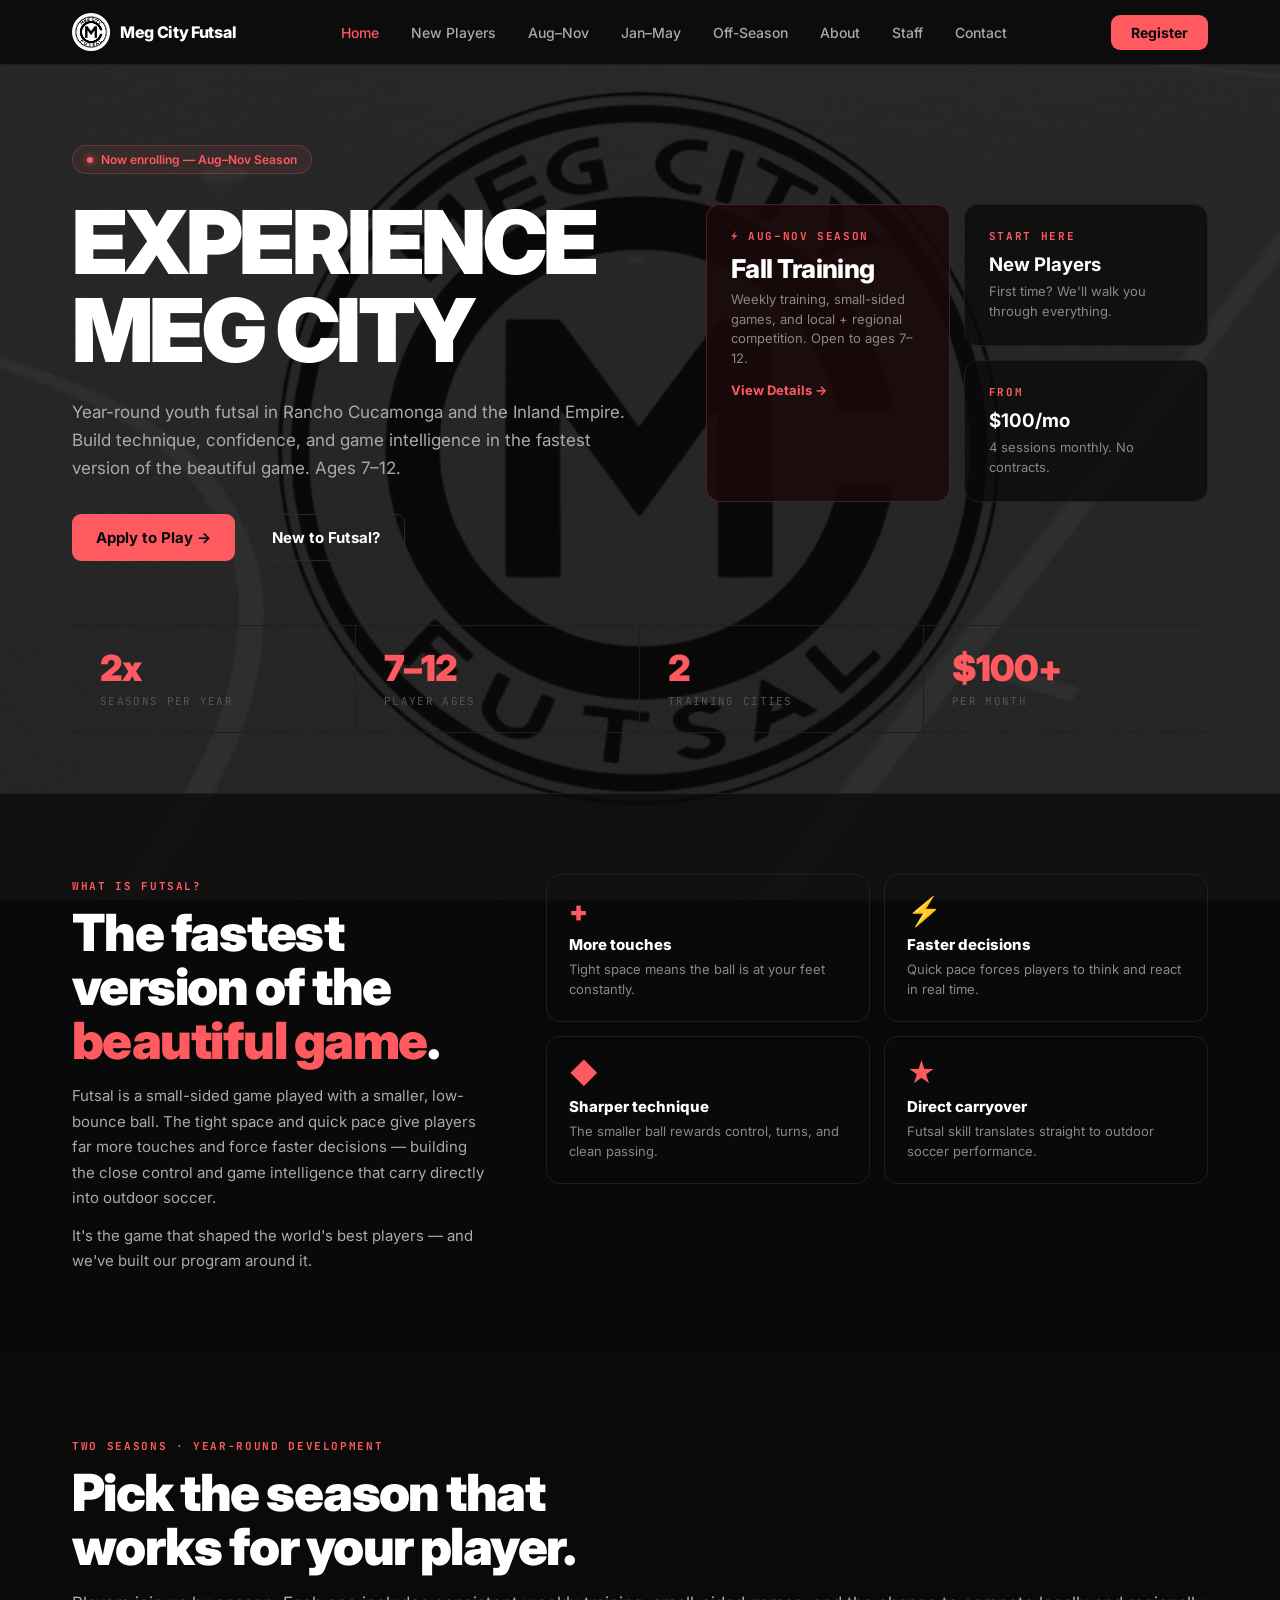
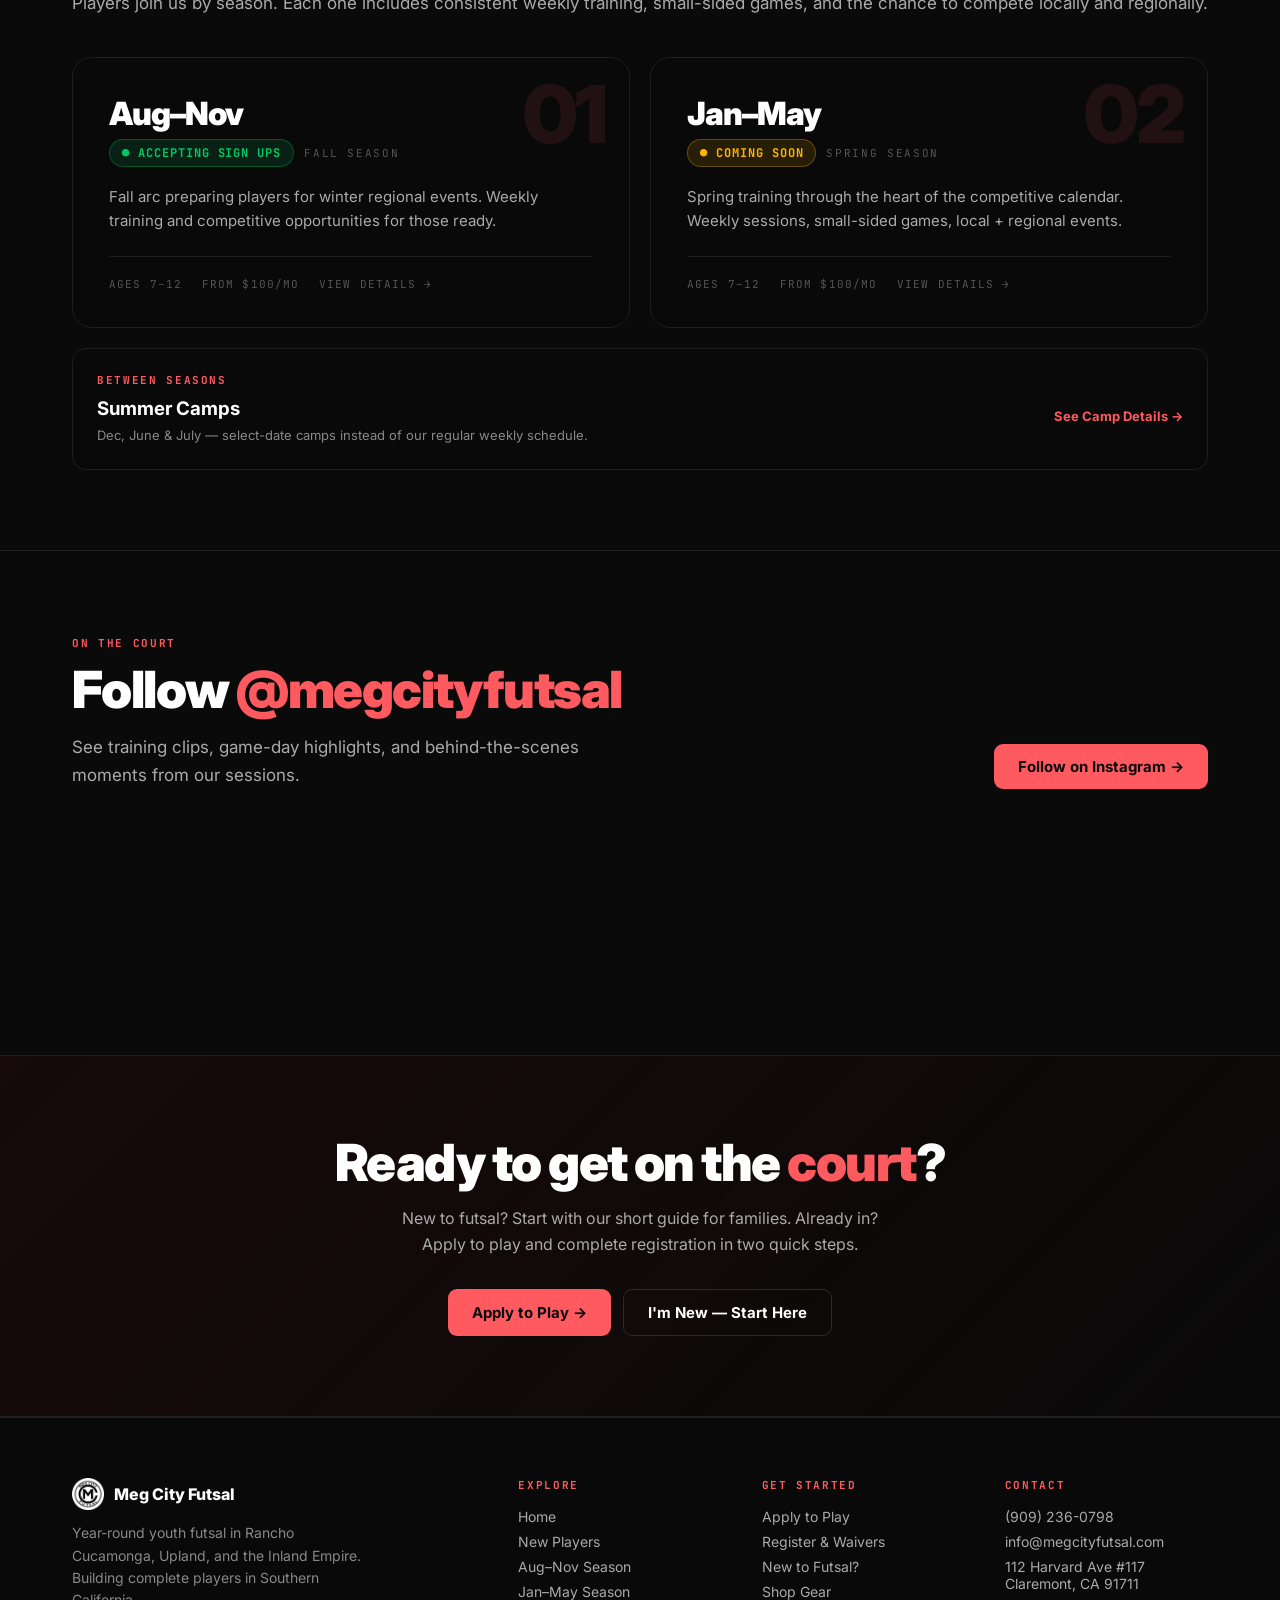
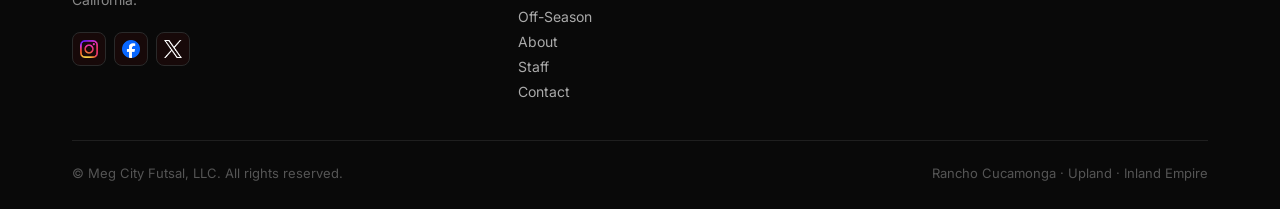
<file: index.html>
<!DOCTYPE html>
<html lang="en">
<head>
<meta charset="UTF-8">
<meta name="viewport" content="width=device-width, initial-scale=1.0">
<title>Meg City Futsal | Youth Futsal in Rancho Cucamonga & the Inland Empire</title>
<meta name="description" content="Year-round youth futsal in Rancho Cucamonga, Upland, and the Inland Empire. Development and competitive programs for ages 7-12. Two seasons a year.">
<link rel="canonical" href="https://megcityfutsal.com/">
<meta name="google-site-verification" content="Txp-in6D6bvxMwkqkDALg90oSPfMx3MPjh3uKECRge0" />

<!-- Local business structured data (Google local search / knowledge panel) -->
<script type="application/ld+json">
{
  "@context": "https://schema.org",
  "@type": "SportsActivityLocation",
  "name": "Meg City Futsal",
  "description": "Year-round youth futsal training in Rancho Cucamonga, Upland, and the Inland Empire. Development and competitive programs for ages 7-12.",
  "url": "https://megcityfutsal.com/",
  "telephone": "+1-909-236-0798",
  "email": "info@megcityfutsal.com",
  "address": {
    "@type": "PostalAddress",
    "streetAddress": "112 Harvard Ave #117",
    "addressLocality": "Claremont",
    "addressRegion": "CA",
    "postalCode": "91711",
    "addressCountry": "US"
  },
  "areaServed": ["Rancho Cucamonga", "Upland", "Inland Empire", "Southern California"],
  "sameAs": [
    "https://www.instagram.com/megcityfutsal/",
    "http://www.facebook.com/MegCityFutsal",
    "https://twitter.com/megcityfutsal"
  ]
}
</script>

<!-- Open Graph -->
<meta property="og:type" content="website">
<meta property="og:url" content="https://megcityfutsal.com/">
<meta property="og:title" content="Meg City Futsal | Youth Futsal in Rancho Cucamonga & the Inland Empire">
<meta property="og:description" content="Year-round youth futsal in Rancho Cucamonga, Upland, and the Inland Empire. Development and competitive programs for ages 7-12. Two seasons a year.">
<meta property="og:image" content="/og-image.jpg">
<meta name="twitter:card" content="summary_large_image">
<meta name="twitter:site" content="@megcityfutsal">
<meta name="twitter:title" content="Meg City Futsal | Youth Futsal in Rancho Cucamonga & the Inland Empire">
<meta name="twitter:description" content="Year-round youth futsal in Rancho Cucamonga, Upland, and the Inland Empire. Development and competitive programs for ages 7-12. Two seasons a year.">
<meta name="twitter:image" content="/og-image.jpg">

<!-- Favicon -->
<link rel="icon" type="image/png" href="/favicon.png">
<link rel="apple-touch-icon" href="/apple-touch-icon.png">

<link rel="preconnect" href="https://fonts.googleapis.com">
<link rel="preconnect" href="https://fonts.gstatic.com" crossorigin>
<link rel="preload" as="style" href="https://fonts.googleapis.com/css2?family=Inter:wght@400;500;600;700;800;900&family=JetBrains+Mono:wght@400;500;700&display=swap">
<link href="https://fonts.googleapis.com/css2?family=Inter:wght@400;500;600;700;800;900&family=JetBrains+Mono:wght@400;500;700&display=swap" rel="stylesheet" media="print" onload="this.media='all'">
<noscript><link href="https://fonts.googleapis.com/css2?family=Inter:wght@400;500;600;700;800;900&family=JetBrains+Mono:wght@400;500;700&display=swap" rel="stylesheet"></noscript>
<link rel="stylesheet" href="/styles.css">
</head>
<body>

<!-- ============================================================
     NAVIGATION
============================================================ -->
<nav class="site-nav" id="siteNav">
  <div class="container">
    <div class="nav-inner">
      <a href="/" class="nav-logo" aria-label="Meg City Futsal — go to home">
        <img src="/logo-mark-oncircle.png" alt="" width="592" height="592" style="height:38px; width:auto;">
        Meg City Futsal
      </a>
      <div class="nav-links">
        <a class="nav-link active" href="/">Home</a>
        <a class="nav-link" href="/new-players">New Players</a>
        <a class="nav-link" href="/aug-nov">Aug–Nov</a>
        <a class="nav-link" href="/jan-may">Jan–May</a>
        <a class="nav-link" href="/off-season">Off-Season</a>
        <a class="nav-link" href="/about">About</a>
        <a class="nav-link" href="/staff">Staff</a>
        <a class="nav-link" href="/contact">Contact</a>
      </div>
      <button class="nav-register" onclick="window.open('https://megcityfutsal.sportngin.com/register/form/218301052','_blank','noopener')">Register</button>
      <button class="nav-hamburger" id="hamburger" onclick="toggleMobile()" aria-label="Menu">
        <span></span><span></span><span></span>
      </button>
    </div>
  </div>
  <div class="mobile-menu" id="mobileMenu">
    <a class="mobile-link active" href="/">Home</a>
    <a class="mobile-link" href="/new-players">New Players</a>
    <a class="mobile-link" href="/aug-nov">Aug–Nov Season</a>
    <a class="mobile-link" href="/jan-may">Jan–May Season</a>
    <a class="mobile-link" href="/off-season">Off-Season</a>
    <a class="mobile-link" href="/about">About</a>
    <a class="mobile-link" href="/staff">Staff</a>
    <a class="mobile-link" href="/contact">Contact</a>
    <button class="mobile-register" onclick="window.open('https://megcityfutsal.sportngin.com/register/form/218301052','_blank','noopener')">Register →</button>
  </div>
</nav>

<!-- ============================================================
     HOME PAGE
============================================================ -->
<div class="home-hero">
  <div class="container">
    <div class="home-hero-grid">
      <div>
        <div class="eyebrow" id="home-eyebrow">
          <span class="dot"></span>
          <span id="home-eyebrow-text">Now enrolling — Aug–Nov Season</span>
        </div>
        <h1 class="display">EXPERIENCE<span class="mobile-break"> MEG CITY</span></h1>
        <p class="lead mt-24">Year-round youth futsal in Rancho Cucamonga and the Inland Empire. Build technique, confidence, and game intelligence in the fastest version of the beautiful game. Ages 7–12.</p>
        <div class="btn-group mt-32">
          <a href="https://megcityfutsal.sportngin.com/register/form/266783886" target="_blank" rel="noopener" class="btn btn-primary">Apply to Play →</a>
          <a href="/new-players" class="btn btn-outline">New to Futsal?</a>
        </div>
      </div>
      <div class="home-tiles">
        <a href="/aug-nov" class="tile featured" style="cursor:pointer;">
          <div class="tile-label coral-label">⚡ Aug–Nov Season</div>
          <h3 id="home-tile-season">Fall Training</h3>
          <p id="home-tile-desc">Weekly training, small-sided games, and local + regional competition. Open to ages 7–12.</p>
          <div class="arrow">View Details →</div>
        </a>
        <a href="/new-players" class="tile" style="cursor:pointer;">
          <div class="tile-label coral-label">Start Here</div>
          <h3>New Players</h3>
          <p>First time? We'll walk you through everything.</p>
        </a>
        <div class="tile">
          <div class="tile-label coral-label">From</div>
          <h3>$100/mo</h3>
          <p>4 sessions monthly. No contracts.</p>
        </div>
      </div>
    </div>

    <div class="stat-bar">
      <div class="stat-item">
        <div class="val">2x</div>
        <div class="lbl">Seasons per year</div>
      </div>
      <div class="stat-item">
        <div class="val">7–12</div>
        <div class="lbl">Player ages</div>
      </div>
      <div class="stat-item">
        <div class="val">2</div>
        <div class="lbl">Training cities</div>
      </div>
      <div class="stat-item">
        <div class="val">$100+</div>
        <div class="lbl">Per month</div>
      </div>
    </div>
  </div>
</div>

<div class="why-section">
  <div class="container">
    <div class="why-grid">
      <div>
        <span class="coral-label">What is futsal?</span>
        <h2 class="heading-lg mt-12">The fastest version of the <span class="coral">beautiful game</span>.</h2>
        <p class="body mt-16">Futsal is a small-sided game played with a smaller, low-bounce ball. The tight space and quick pace give players far more touches and force faster decisions — building the close control and game intelligence that carry directly into outdoor soccer.</p>
        <p class="body mt-12">It's the game that shaped the world's best players — and we've built our program around it.</p>
      </div>
      <div class="why-cards">
        <div class="why-card">
          <div class="icon">+</div>
          <h4>More touches</h4>
          <p>Tight space means the ball is at your feet constantly.</p>
        </div>
        <div class="why-card">
          <div class="icon">⚡</div>
          <h4>Faster decisions</h4>
          <p>Quick pace forces players to think and react in real time.</p>
        </div>
        <div class="why-card">
          <div class="icon">◆</div>
          <h4>Sharper technique</h4>
          <p>The smaller ball rewards control, turns, and clean passing.</p>
        </div>
        <div class="why-card">
          <div class="icon">★</div>
          <h4>Direct carryover</h4>
          <p>Futsal skill translates straight to outdoor soccer performance.</p>
        </div>
      </div>
    </div>
  </div>
</div>

<div class="seasons-section">
  <div class="container">
    <span class="coral-label">Two seasons · Year-round development</span>
    <h2 class="heading-lg mt-12">Pick the season that<br>works for your player.</h2>
    <p class="lead mt-16">Players join us by season. Each one includes consistent weekly training, small-sided games, and the chance to compete locally and regionally.</p>
    <div class="seasons-grid">
      <a href="/aug-nov" class="season-card">
        <div class="bg-num">01</div>
        <h3>Aug–Nov</h3>
        <div class="season-status">
          <div class="status-badge status-open" id="home-aug-badge">● Accepting Sign Ups</div>
          <span class="caption">Fall Season</span>
        </div>
        <p>Fall arc preparing players for winter regional events. Weekly training and competitive opportunities for those ready.</p>
        <div class="season-meta">
          <span>Ages 7–12</span>
          <span>From $100/mo</span>
          <span>View details →</span>
        </div>
      </a>
      <a href="/jan-may" class="season-card">
        <div class="bg-num">02</div>
        <h3>Jan–May</h3>
        <div class="season-status">
          <div class="status-badge status-coming" id="home-jan-badge">● Coming Soon</div>
          <span class="caption">Spring Season</span>
        </div>
        <p>Spring training through the heart of the competitive calendar. Weekly sessions, small-sided games, local + regional events.</p>
        <div class="season-meta">
          <span>Ages 7–12</span>
          <span>From $100/mo</span>
          <span>View details →</span>
        </div>
      </a>
    </div>
    <a href="/off-season" class="tile" style="margin-top:20px; cursor:pointer; display:flex; align-items:center; justify-content:space-between; gap:16px; flex-wrap:wrap;">
      <div>
        <div class="tile-label coral-label">Between seasons</div>
        <h3 style="margin-top:6px;">Summer Camps</h3>
        <p>Dec, June &amp; July — select-date camps instead of our regular weekly schedule.</p>
      </div>
      <div class="arrow">See Camp Details →</div>
    </a>
  </div>
</div>

<!-- ============================================================
     INSTAGRAM FEED
     Live feed via LightWidget, connected to @megcityfutsal. Updates
     automatically as new posts go up — no manual photo swaps needed.
     Manage the widget (layout, photo count) at lightwidget.com.
============================================================ -->
<div class="ig-section">
  <div class="container">
    <div class="ig-head">
      <div>
        <span class="coral-label">On the court</span>
        <h2 class="heading-lg mt-12">Follow <span class="coral">@megcityfutsal</span></h2>
        <p class="lead mt-16" style="max-width:560px;">See training clips, game-day highlights, and behind-the-scenes moments from our sessions.</p>
      </div>
      <a href="https://www.instagram.com/megcityfutsal/" target="_blank" rel="noopener" class="btn btn-primary">Follow on Instagram →</a>
    </div>
    <div class="ig-grid" style="display:block; margin-top:32px;">
      <script src="https://cdn.lightwidget.com/widgets/lightwidget.js"></script>
      <iframe src="https://cdn.lightwidget.com/widgets/1c678e146f575938aac200c6d6c85c42.html" scrolling="no" allowtransparency="true" class="lightwidget-widget" style="width:100%;border:0;overflow:hidden;" title="Meg City Futsal Instagram feed"></iframe>
    </div>
  </div>
</div>

<div class="cta-block">
  <div class="container">
    <h2 class="heading-lg">Ready to get on the <span class="coral">court</span>?</h2>
    <p>New to futsal? Start with our short guide for families. Already in? Apply to play and complete registration in two quick steps.</p>
    <div class="btn-group" style="justify-content:center;">
      <a href="https://megcityfutsal.sportngin.com/register/form/266783886" target="_blank" rel="noopener" class="btn btn-primary">Apply to Play →</a>
      <a href="/new-players" class="btn btn-outline">I'm New — Start Here</a>
    </div>
  </div>
</div>

<!-- ============================================================
     FOOTER
============================================================ -->
<footer class="site-footer" id="siteFooter">
  <div class="container">
    <div class="footer-grid">
      <div>
        <div class="footer-brand">
          <img src="/logo-mark-oncircle.png" alt="" width="592" height="592" style="height:32px; width:auto;">
          Meg City Futsal
        </div>
        <p class="footer-tagline">Year-round youth futsal in Rancho Cucamonga, Upland, and the Inland Empire. Building complete players in Southern California.</p>
        <div class="footer-socials">
          <a href="https://www.instagram.com/megcityfutsal/" target="_blank" rel="noopener" class="social-btn" aria-label="Instagram"><img src="/ig-logo.png" alt="" width="128" height="128"></a>
          <a href="http://www.facebook.com/MegCityFutsal" target="_blank" rel="noopener" class="social-btn" aria-label="Facebook"><img src="/fb-logo.png" alt="" width="128" height="128"></a>
          <a href="https://twitter.com/megcityfutsal" target="_blank" rel="noopener" class="social-btn" aria-label="Twitter / X"><img src="/x-logo.png" alt="" width="128" height="128"></a>
        </div>
      </div>
      <div class="footer-col">
        <h4>Explore</h4>
        <ul>
          <li><a href="/">Home</a></li>
          <li><a href="/new-players">New Players</a></li>
          <li><a href="/aug-nov">Aug–Nov Season</a></li>
          <li><a href="/jan-may">Jan–May Season</a></li>
          <li><a href="/off-season">Off-Season</a></li>
          <li><a href="/about">About</a></li>
          <li><a href="/staff">Staff</a></li>
          <li><a href="/contact">Contact</a></li>
        </ul>
      </div>
      <div class="footer-col">
        <h4>Get Started</h4>
        <ul>
          <li><a href="https://megcityfutsal.sportngin.com/register/form/266783886" target="_blank" rel="noopener">Apply to Play</a></li>
          <li><a href="https://megcityfutsal.sportngin.com/register/form/218301052" target="_blank" rel="noopener">Register &amp; Waivers</a></li>
          <li><a href="/new-players">New to Futsal?</a></li>
          <li><a href="https://stimulusathletic.com/collections/meg-city-futsal" target="_blank" rel="noopener">Shop Gear</a></li>
        </ul>
      </div>
      <div class="footer-col">
        <h4>Contact</h4>
        <ul>
          <li><a href="tel:9092360798">(909) 236-0798</a></li>
          <li><a href="mailto:info@megcityfutsal.com">info@megcityfutsal.com</a></li>
          <li>112 Harvard Ave #117<br>Claremont, CA 91711</li>
        </ul>
      </div>
    </div>
    <div class="footer-bottom">
      <div>© Meg City Futsal, LLC. All rights reserved.</div>
      <div style="color:var(--txt-faint);">Rancho Cucamonga · Upland · Inland Empire</div>
    </div>
  </div>
</footer>

<script src="/script.js" defer></script>
</body>
</html>
</file>
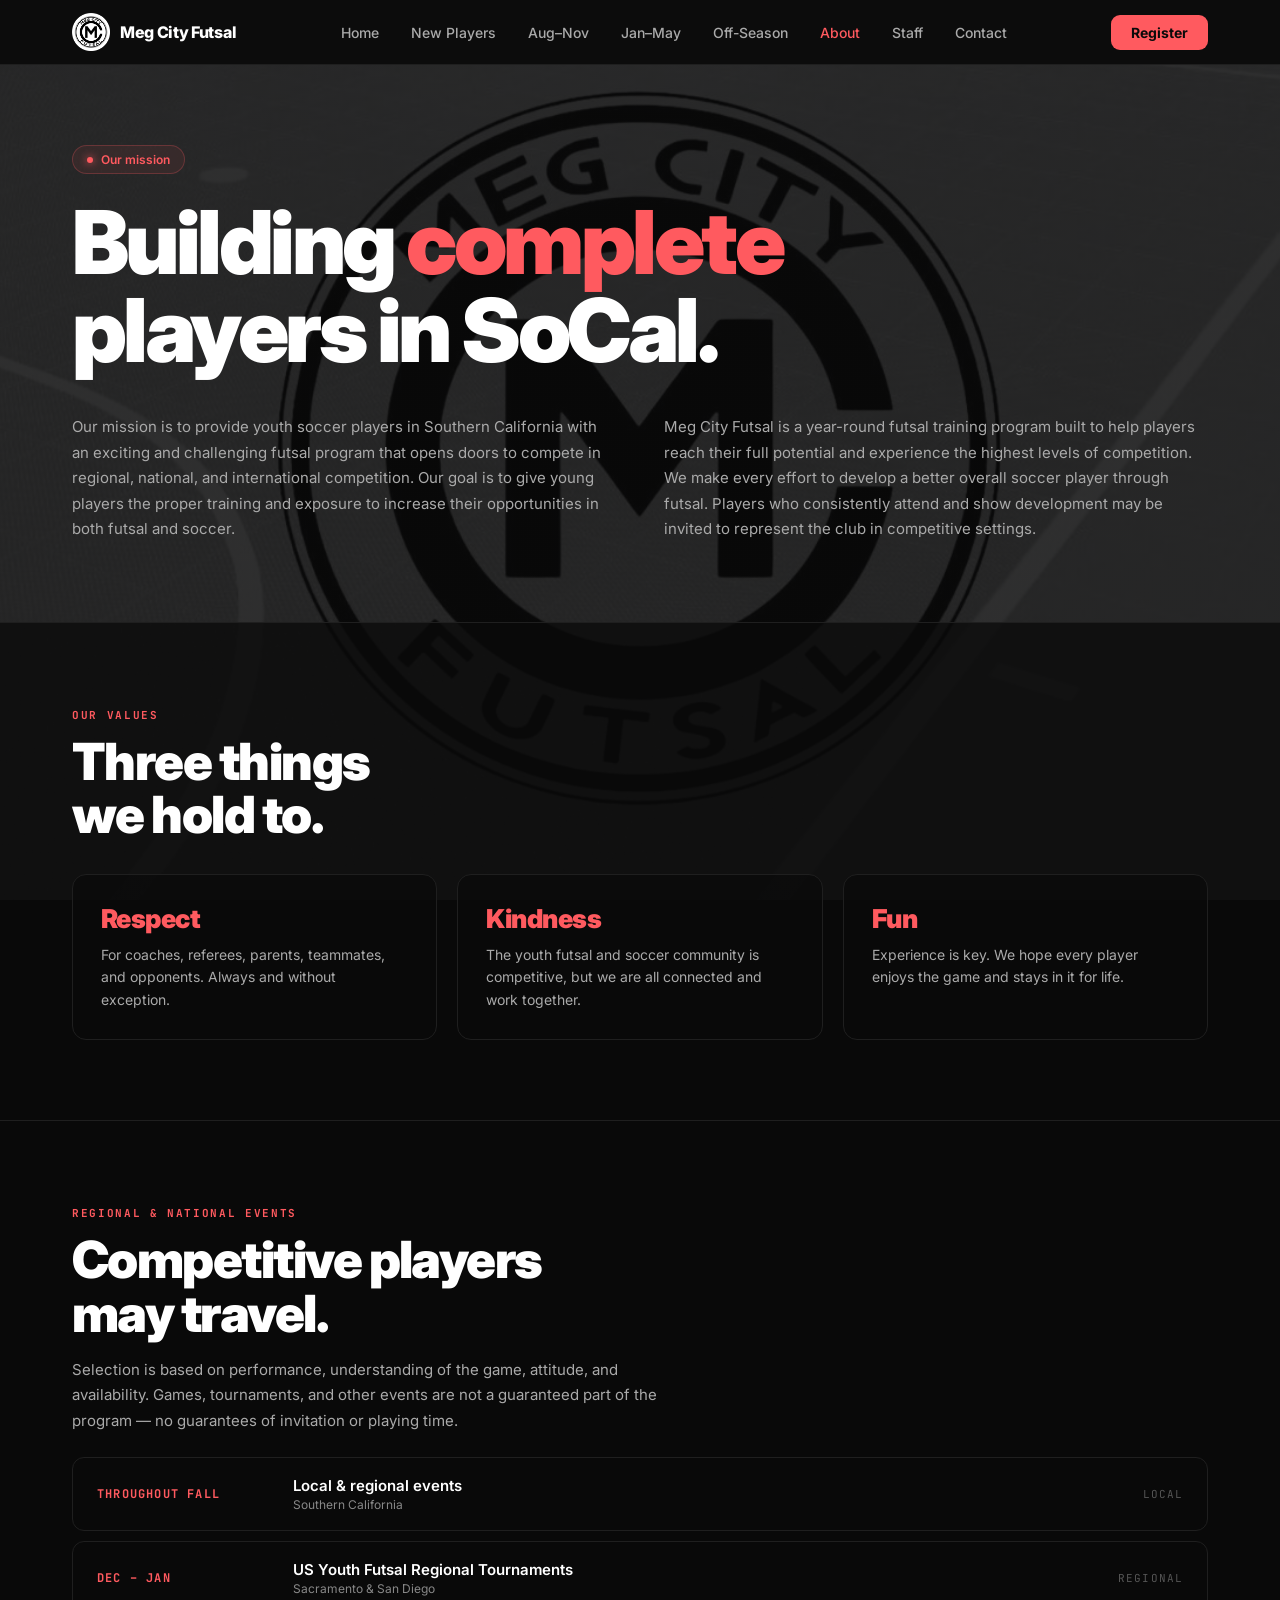
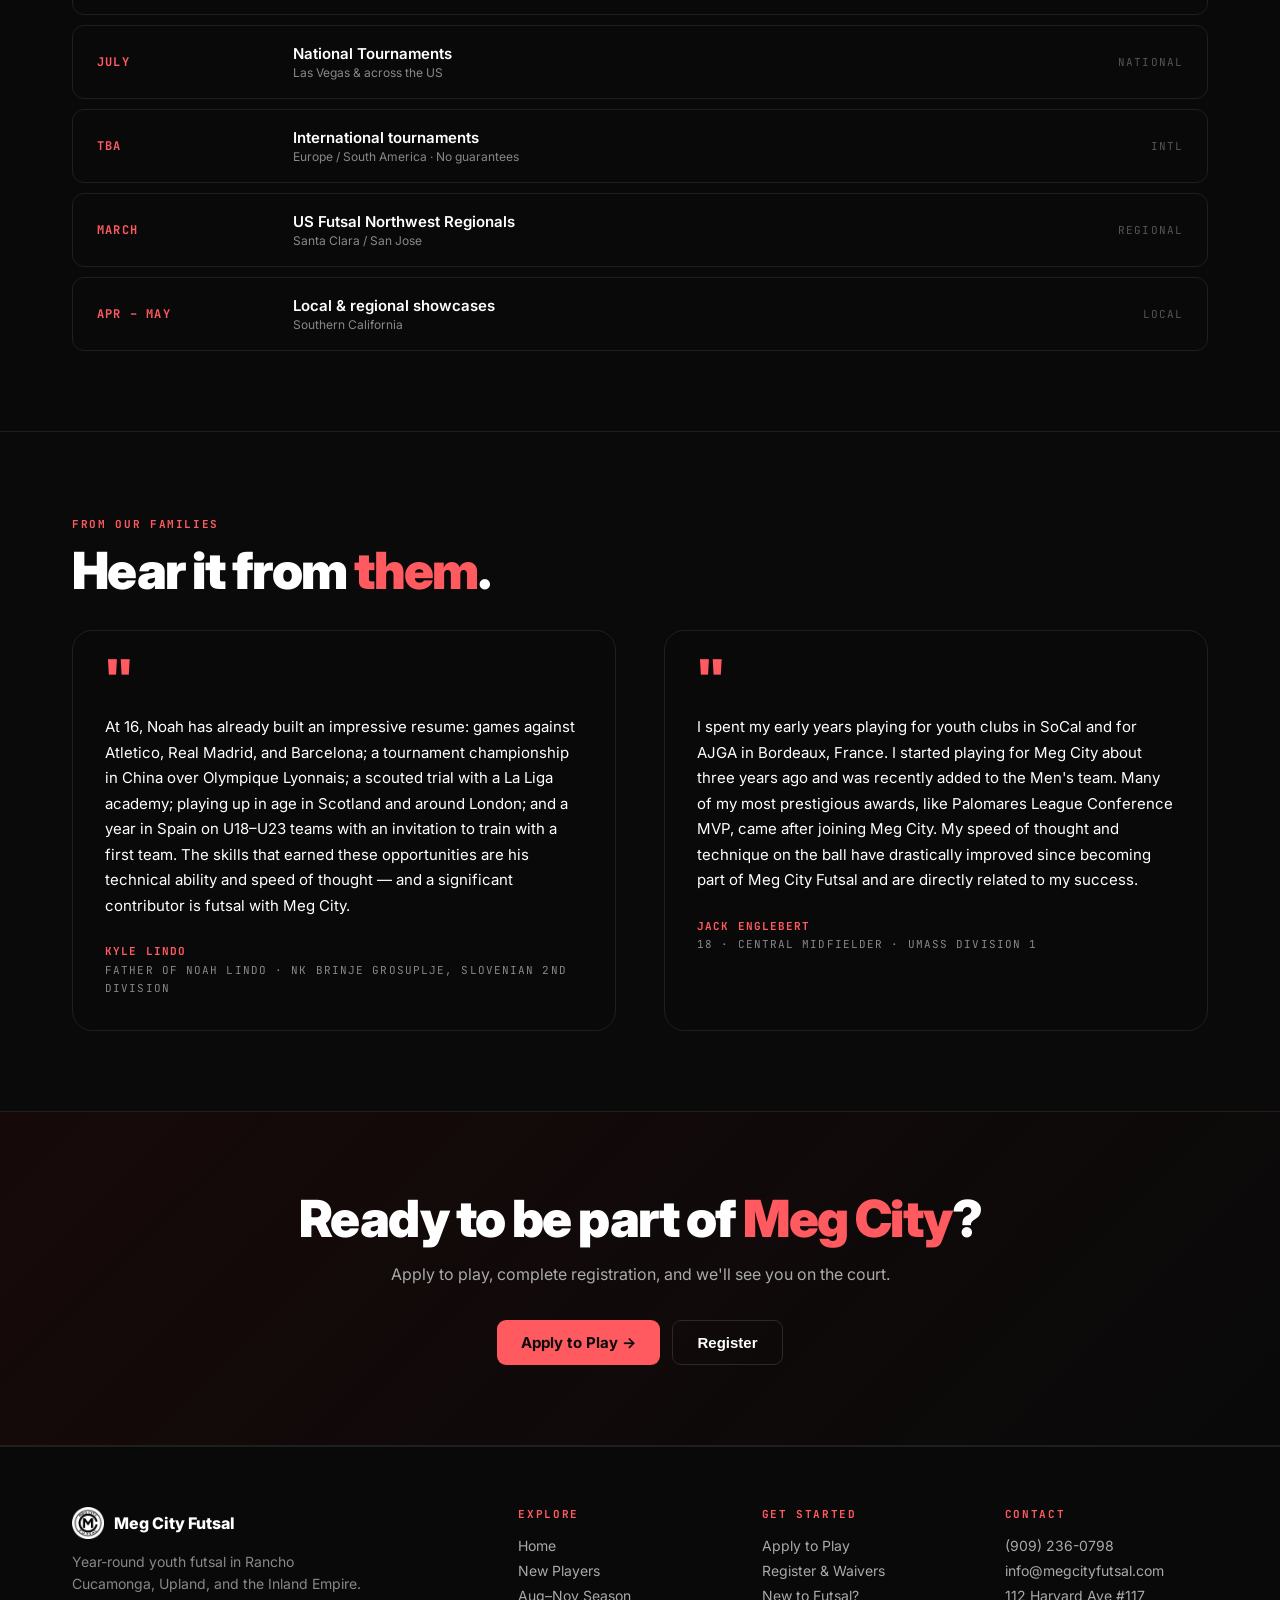
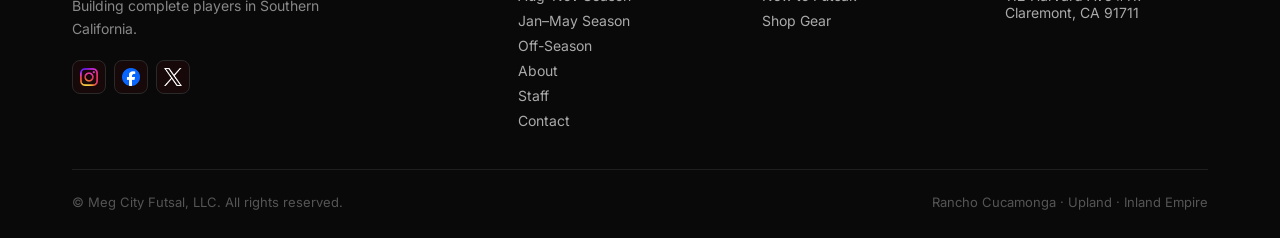
<file: about.html>
<!DOCTYPE html>
<html lang="en">
<head>
<meta charset="UTF-8">
<meta name="viewport" content="width=device-width, initial-scale=1.0">
<title>About Meg City Futsal | Inland Empire Youth Futsal Club</title>
<meta name="description" content="Meg City Futsal provides year-round youth futsal training in Rancho Cucamonga, Upland, and Southern California, developing complete players.">
<link rel="canonical" href="https://megcityfutsal.com/about">
<meta name="google-site-verification" content="Txp-in6D6bvxMwkqkDALg90oSPfMx3MPjh3uKECRge0" />

<script type="application/ld+json">
{
  "@context": "https://schema.org",
  "@type": "SportsActivityLocation",
  "name": "Meg City Futsal",
  "url": "https://megcityfutsal.com/about",
  "telephone": "+1-909-236-0798",
  "email": "info@megcityfutsal.com",
  "address": {
    "@type": "PostalAddress",
    "streetAddress": "112 Harvard Ave #117",
    "addressLocality": "Claremont",
    "addressRegion": "CA",
    "postalCode": "91711",
    "addressCountry": "US"
  },
  "areaServed": ["Rancho Cucamonga", "Upland", "Inland Empire", "Southern California"]
}
</script>

<meta property="og:type" content="website">
<meta property="og:url" content="https://megcityfutsal.com/about">
<meta property="og:title" content="About Meg City Futsal | Inland Empire Youth Futsal Club">
<meta property="og:description" content="Meg City Futsal provides year-round youth futsal training in Rancho Cucamonga, Upland, and Southern California, developing complete players.">
<meta property="og:image" content="/og-image.jpg">
<meta name="twitter:card" content="summary_large_image">
<meta name="twitter:site" content="@megcityfutsal">
<meta name="twitter:title" content="About Meg City Futsal | Inland Empire Youth Futsal Club">
<meta name="twitter:description" content="Meg City Futsal provides year-round youth futsal training in Rancho Cucamonga, Upland, and Southern California, developing complete players.">
<meta name="twitter:image" content="/og-image.jpg">

<link rel="icon" type="image/png" href="/favicon.png">
<link rel="apple-touch-icon" href="/apple-touch-icon.png">

<link rel="preconnect" href="https://fonts.googleapis.com">
<link rel="preconnect" href="https://fonts.gstatic.com" crossorigin>
<link rel="preload" as="style" href="https://fonts.googleapis.com/css2?family=Inter:wght@400;500;600;700;800;900&family=JetBrains+Mono:wght@400;500;700&display=swap">
<link href="https://fonts.googleapis.com/css2?family=Inter:wght@400;500;600;700;800;900&family=JetBrains+Mono:wght@400;500;700&display=swap" rel="stylesheet" media="print" onload="this.media='all'">
<noscript><link href="https://fonts.googleapis.com/css2?family=Inter:wght@400;500;600;700;800;900&family=JetBrains+Mono:wght@400;500;700&display=swap" rel="stylesheet"></noscript>
<link rel="stylesheet" href="/styles.css">
</head>
<body>

<nav class="site-nav" id="siteNav">
  <div class="container">
    <div class="nav-inner">
      <a href="/" class="nav-logo" aria-label="Meg City Futsal — go to home">
        <img src="/logo-mark-oncircle.png" alt="" width="592" height="592" style="height:38px; width:auto;">
        Meg City Futsal
      </a>
      <div class="nav-links">
        <a class="nav-link" href="/">Home</a>
        <a class="nav-link" href="/new-players">New Players</a>
        <a class="nav-link" href="/aug-nov">Aug–Nov</a>
        <a class="nav-link" href="/jan-may">Jan–May</a>
        <a class="nav-link" href="/off-season">Off-Season</a>
        <a class="nav-link active" href="/about">About</a>
        <a class="nav-link" href="/staff">Staff</a>
        <a class="nav-link" href="/contact">Contact</a>
      </div>
      <button class="nav-register" onclick="window.open('https://megcityfutsal.sportngin.com/register/form/218301052','_blank','noopener')">Register</button>
      <button class="nav-hamburger" id="hamburger" onclick="toggleMobile()" aria-label="Menu">
        <span></span><span></span><span></span>
      </button>
    </div>
  </div>
  <div class="mobile-menu" id="mobileMenu">
    <a class="mobile-link" href="/">Home</a>
    <a class="mobile-link" href="/new-players">New Players</a>
    <a class="mobile-link" href="/aug-nov">Aug–Nov Season</a>
    <a class="mobile-link" href="/jan-may">Jan–May Season</a>
    <a class="mobile-link" href="/off-season">Off-Season</a>
    <a class="mobile-link active" href="/about">About</a>
    <a class="mobile-link" href="/staff">Staff</a>
    <a class="mobile-link" href="/contact">Contact</a>
    <button class="mobile-register" onclick="window.open('https://megcityfutsal.sportngin.com/register/form/218301052','_blank','noopener')">Register →</button>
  </div>
</nav>

<div class="section">
  <div class="container">
    <div class="eyebrow"><span class="dot"></span> Our mission</div>
    <h1 class="display">Building <span class="coral">complete</span><br>players in SoCal.</h1>
    <div class="grid-2 mt-40" style="align-items:start;">
      <p class="body">Our mission is to provide youth soccer players in Southern California with an exciting and challenging futsal program that opens doors to compete in regional, national, and international competition. Our goal is to give young players the proper training and exposure to increase their opportunities in both futsal and soccer.</p>
      <p class="body">Meg City Futsal is a year-round futsal training program built to help players reach their full potential and experience the highest levels of competition. We make every effort to develop a better overall soccer player through futsal. Players who consistently attend and show development may be invited to represent the club in competitive settings.</p>
    </div>
  </div>
</div>

<div class="section" style="background:var(--bg2); border-top:1px solid var(--bdr);">
  <div class="container">
    <span class="coral-label">Our values</span>
    <h2 class="heading-lg mt-12">Three things<br>we hold to.</h2>
    <div class="grid-3 mt-32">
      <div class="value-card">
        <h4>Respect</h4>
        <p>For coaches, referees, parents, teammates, and opponents. Always and without exception.</p>
      </div>
      <div class="value-card">
        <h4>Kindness</h4>
        <p>The youth futsal and soccer community is competitive, but we are all connected and work together.</p>
      </div>
      <div class="value-card">
        <h4>Fun</h4>
        <p>Experience is key. We hope every player enjoys the game and stays in it for life.</p>
      </div>
    </div>
  </div>
</div>

<div class="section" style="background:var(--bg2); border-top:1px solid var(--bdr);">
  <div class="container">
    <span class="coral-label">Regional &amp; national events</span>
    <h2 class="heading-lg mt-12">Competitive players<br>may travel.</h2>
    <p class="body mt-16" style="max-width:600px;">Selection is based on performance, understanding of the game, attitude, and availability. Games, tournaments, and other events are not a guaranteed part of the program — no guarantees of invitation or playing time.</p>
    <div class="events-list mt-24">
      <div class="event-row">
        <div class="when">Throughout fall</div>
        <div class="what">Local &amp; regional events<span>Southern California</span></div>
        <div class="tag">Local</div>
      </div>
      <div class="event-row">
        <div class="when">Dec – Jan</div>
        <div class="what">US Youth Futsal Regional Tournaments<span>Sacramento &amp; San Diego</span></div>
        <div class="tag">Regional</div>
      </div>
      <div class="event-row">
        <div class="when">July</div>
        <div class="what">National Tournaments<span>Las Vegas &amp; across the US</span></div>
        <div class="tag">National</div>
      </div>
      <div class="event-row">
        <div class="when">TBA</div>
        <div class="what">International tournaments<span>Europe / South America · No guarantees</span></div>
        <div class="tag">Intl</div>
      </div>
      <div class="event-row">
        <div class="when">March</div>
        <div class="what">US Futsal Northwest Regionals<span>Santa Clara / San Jose</span></div>
        <div class="tag">Regional</div>
      </div>
      <div class="event-row">
        <div class="when">Apr – May</div>
        <div class="what">Local &amp; regional showcases<span>Southern California</span></div>
        <div class="tag">Local</div>
      </div>
    </div>
  </div>
</div>

<div class="section">
  <div class="container">
    <span class="coral-label">From our families</span>
    <h2 class="heading-lg mt-12">Hear it from <span class="coral">them</span>.</h2>
    <div class="grid-2 mt-32">
      <div class="testimonial">
        <div class="mark">"</div>
        <blockquote>At 16, Noah has already built an impressive resume: games against Atletico, Real Madrid, and Barcelona; a tournament championship in China over Olympique Lyonnais; a scouted trial with a La Liga academy; playing up in age in Scotland and around London; and a year in Spain on U18–U23 teams with an invitation to train with a first team. The skills that earned these opportunities are his technical ability and speed of thought — and a significant contributor is futsal with Meg City.</blockquote>
        <cite><strong>Kyle Lindo</strong><br>Father of Noah Lindo · NK Brinje Grosuplje, Slovenian 2nd division</cite>
      </div>
      <div class="testimonial">
        <div class="mark">"</div>
        <blockquote>I spent my early years playing for youth clubs in SoCal and for AJGA in Bordeaux, France. I started playing for Meg City about three years ago and was recently added to the Men's team. Many of my most prestigious awards, like Palomares League Conference MVP, came after joining Meg City. My speed of thought and technique on the ball have drastically improved since becoming part of Meg City Futsal and are directly related to my success.</blockquote>
        <cite><strong>Jack Englebert</strong><br>18 · Central midfielder · UMass Division 1</cite>
      </div>
    </div>
  </div>
</div>

<div class="cta-block">
  <div class="container">
    <h2 class="heading-lg">Ready to be part of <span class="coral">Meg City</span>?</h2>
    <p>Apply to play, complete registration, and we'll see you on the court.</p>
    <div class="btn-group" style="justify-content:center;">
      <a href="https://megcityfutsal.sportngin.com/register/form/266783886" target="_blank" rel="noopener" class="btn btn-primary">Apply to Play →</a>
      <button class="btn btn-outline" onclick="window.open('https://megcityfutsal.sportngin.com/register/form/218301052','_blank','noopener')">Register</button>
    </div>
  </div>
</div>

<footer class="site-footer" id="siteFooter">
  <div class="container">
    <div class="footer-grid">
      <div>
        <div class="footer-brand">
          <img src="/logo-mark-oncircle.png" alt="" width="592" height="592" style="height:32px; width:auto;">
          Meg City Futsal
        </div>
        <p class="footer-tagline">Year-round youth futsal in Rancho Cucamonga, Upland, and the Inland Empire. Building complete players in Southern California.</p>
        <div class="footer-socials">
          <a href="https://www.instagram.com/megcityfutsal/" target="_blank" rel="noopener" class="social-btn" aria-label="Instagram"><img src="/ig-logo.png" alt="" width="128" height="128"></a>
          <a href="http://www.facebook.com/MegCityFutsal" target="_blank" rel="noopener" class="social-btn" aria-label="Facebook"><img src="/fb-logo.png" alt="" width="128" height="128"></a>
          <a href="https://twitter.com/megcityfutsal" target="_blank" rel="noopener" class="social-btn" aria-label="Twitter / X"><img src="/x-logo.png" alt="" width="128" height="128"></a>
        </div>
      </div>
      <div class="footer-col">
        <h4>Explore</h4>
        <ul>
          <li><a href="/">Home</a></li>
          <li><a href="/new-players">New Players</a></li>
          <li><a href="/aug-nov">Aug–Nov Season</a></li>
          <li><a href="/jan-may">Jan–May Season</a></li>
          <li><a href="/off-season">Off-Season</a></li>
          <li><a href="/about">About</a></li>
          <li><a href="/staff">Staff</a></li>
          <li><a href="/contact">Contact</a></li>
        </ul>
      </div>
      <div class="footer-col">
        <h4>Get Started</h4>
        <ul>
          <li><a href="https://megcityfutsal.sportngin.com/register/form/266783886" target="_blank" rel="noopener">Apply to Play</a></li>
          <li><a href="https://megcityfutsal.sportngin.com/register/form/218301052" target="_blank" rel="noopener">Register &amp; Waivers</a></li>
          <li><a href="/new-players">New to Futsal?</a></li>
          <li><a href="https://stimulusathletic.com/collections/meg-city-futsal" target="_blank" rel="noopener">Shop Gear</a></li>
        </ul>
      </div>
      <div class="footer-col">
        <h4>Contact</h4>
        <ul>
          <li><a href="tel:9092360798">(909) 236-0798</a></li>
          <li><a href="mailto:info@megcityfutsal.com">info@megcityfutsal.com</a></li>
          <li>112 Harvard Ave #117<br>Claremont, CA 91711</li>
        </ul>
      </div>
    </div>
    <div class="footer-bottom">
      <div>© Meg City Futsal, LLC. All rights reserved.</div>
      <div style="color:var(--txt-faint);">Rancho Cucamonga · Upland · Inland Empire</div>
    </div>
  </div>
</footer>

<script src="/script.js" defer></script>
</body>
</html>
</file>
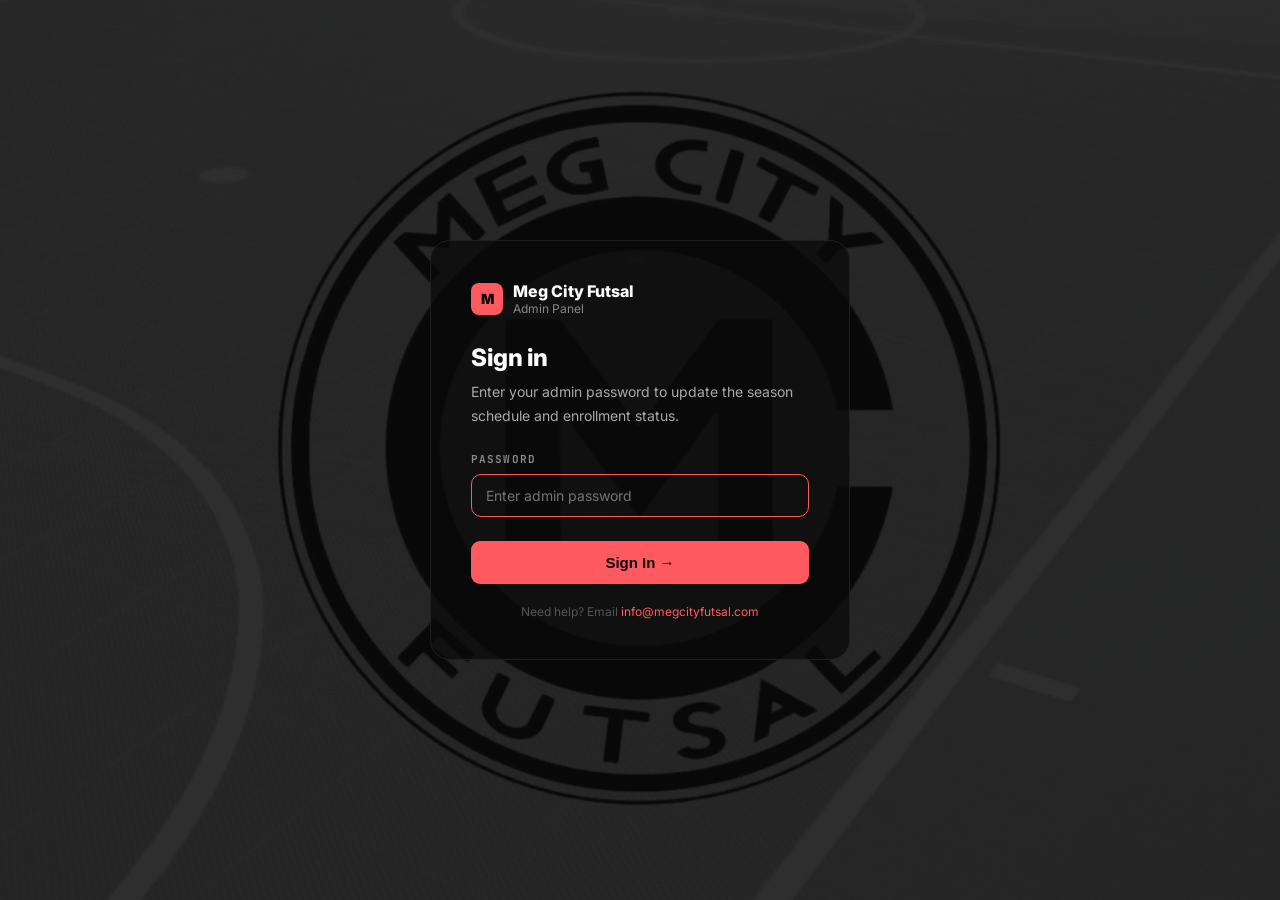
<file: admin.html>
<!DOCTYPE html>
<html lang="en">
<head>
<meta charset="UTF-8">
<meta name="viewport" content="width=device-width, initial-scale=1.0">
<title>Admin | Meg City Futsal</title>
<meta name="robots" content="noindex, nofollow">
<link rel="icon" type="image/png" href="/favicon.png">
<link rel="preconnect" href="https://fonts.googleapis.com">
<link rel="preconnect" href="https://fonts.gstatic.com" crossorigin>
<link href="https://fonts.googleapis.com/css2?family=Inter:wght@400;500;600;700;800;900&family=JetBrains+Mono:wght@400;500;700&display=swap" rel="stylesheet">
<link rel="stylesheet" href="/styles.css">
</head>
<body>

<div class="admin-page">
  <div id="adminLoginView">
    <div class="admin-login-card">
      <div style="display:flex; align-items:center; gap:10px; margin-bottom:28px;">
        <div class="logo-mark">M</div>
        <div>
          <div style="font-weight:800; font-size:16px;">Meg City Futsal</div>
          <div style="font-size:12px; color:var(--txt-mute);">Admin Panel</div>
        </div>
      </div>
      <h2 class="heading-md" style="margin-bottom:8px;">Sign in</h2>
      <p class="body" style="margin-bottom:24px; font-size:14px;">Enter your admin password to update the season schedule and enrollment status.</p>
      <div class="form-row">
        <label>Password</label>
        <input type="password" id="adminPassword" placeholder="Enter admin password" onkeydown="if(event.key==='Enter')adminLogin()">
      </div>
      <button class="btn btn-primary" style="width:100%; justify-content:center; margin-top:8px;" onclick="adminLogin()">Sign In →</button>
      <div class="admin-error" id="adminError">Incorrect password. Please try again.</div>
      <p style="font-size:12px; color:var(--txt-faint); margin-top:20px; text-align:center;">Need help? Email <a href="mailto:info@megcityfutsal.com" style="color:var(--coral);">info@megcityfutsal.com</a></p>
    </div>
  </div>

  <div id="adminPanelView" style="display:none; width:100%;">
    <div class="admin-panel">
      <a href="/" class="admin-back">← Back to site</a>
      <div style="display:flex; align-items:center; gap:12px; margin-bottom:32px;">
        <div class="logo-mark">M</div>
        <div>
          <div style="font-weight:800; font-size:18px;">Admin Panel</div>
          <div style="font-size:13px; color:var(--txt-mute);">Update season info and enrollment status</div>
        </div>
        <button class="btn btn-dark btn-sm" style="margin-left:auto;" onclick="adminLogout()">Sign Out</button>
      </div>

      <div style="background:rgba(255,180,0,0.08); border:1px solid rgba(255,180,0,0.35); border-radius:9px; padding:14px 18px; margin-bottom:28px; font-size:13px; line-height:1.6; color:#ffb400;">
        <strong>Heads up:</strong> changes made here are saved only in this browser — they are not published to the live site for visitors. To update the site for everyone, contact Aaron to make the change and redeploy.
      </div>

      <!-- JAN–MAY -->
      <div class="admin-section">
        <h3><span>01</span> Jan–May Season</h3>
        <div class="form-row">
          <label>Enrollment Status</label>
          <select id="admin-jan-status">
            <option value="coming" selected>Coming Soon</option>
            <option value="open">Open — Now Enrolling</option>
            <option value="closed">Closed</option>
          </select>
        </div>
      </div>

      <!-- AUG–NOV -->
      <div class="admin-section">
        <h3><span>02</span> Aug–Nov Season</h3>
        <div class="form-row">
          <label>Enrollment Status</label>
          <select id="admin-aug-status">
            <option value="open" selected>Open — Now Enrolling</option>
            <option value="coming">Coming Soon</option>
            <option value="closed">Closed</option>
          </select>
        </div>
      </div>

      <button class="btn btn-primary" style="width:100%; justify-content:center; font-size:16px; padding:16px;" onclick="saveAdminChanges()">Save Changes →</button>
      <p style="font-size:12px; color:var(--txt-faint); margin-top:14px; text-align:center;">Changes appear on the site immediately after saving.</p>
    </div>
  </div>
</div>

<!-- Admin toast -->
<div class="admin-toast" id="adminToast">
  <span class="t-dot"></span>
  Changes saved successfully.
</div>

<script src="/script.js" defer></script>
<script>
  document.addEventListener('DOMContentLoaded', function() {
    document.getElementById('adminPassword').focus();
  });
</script>
</body>
</html>
</file>
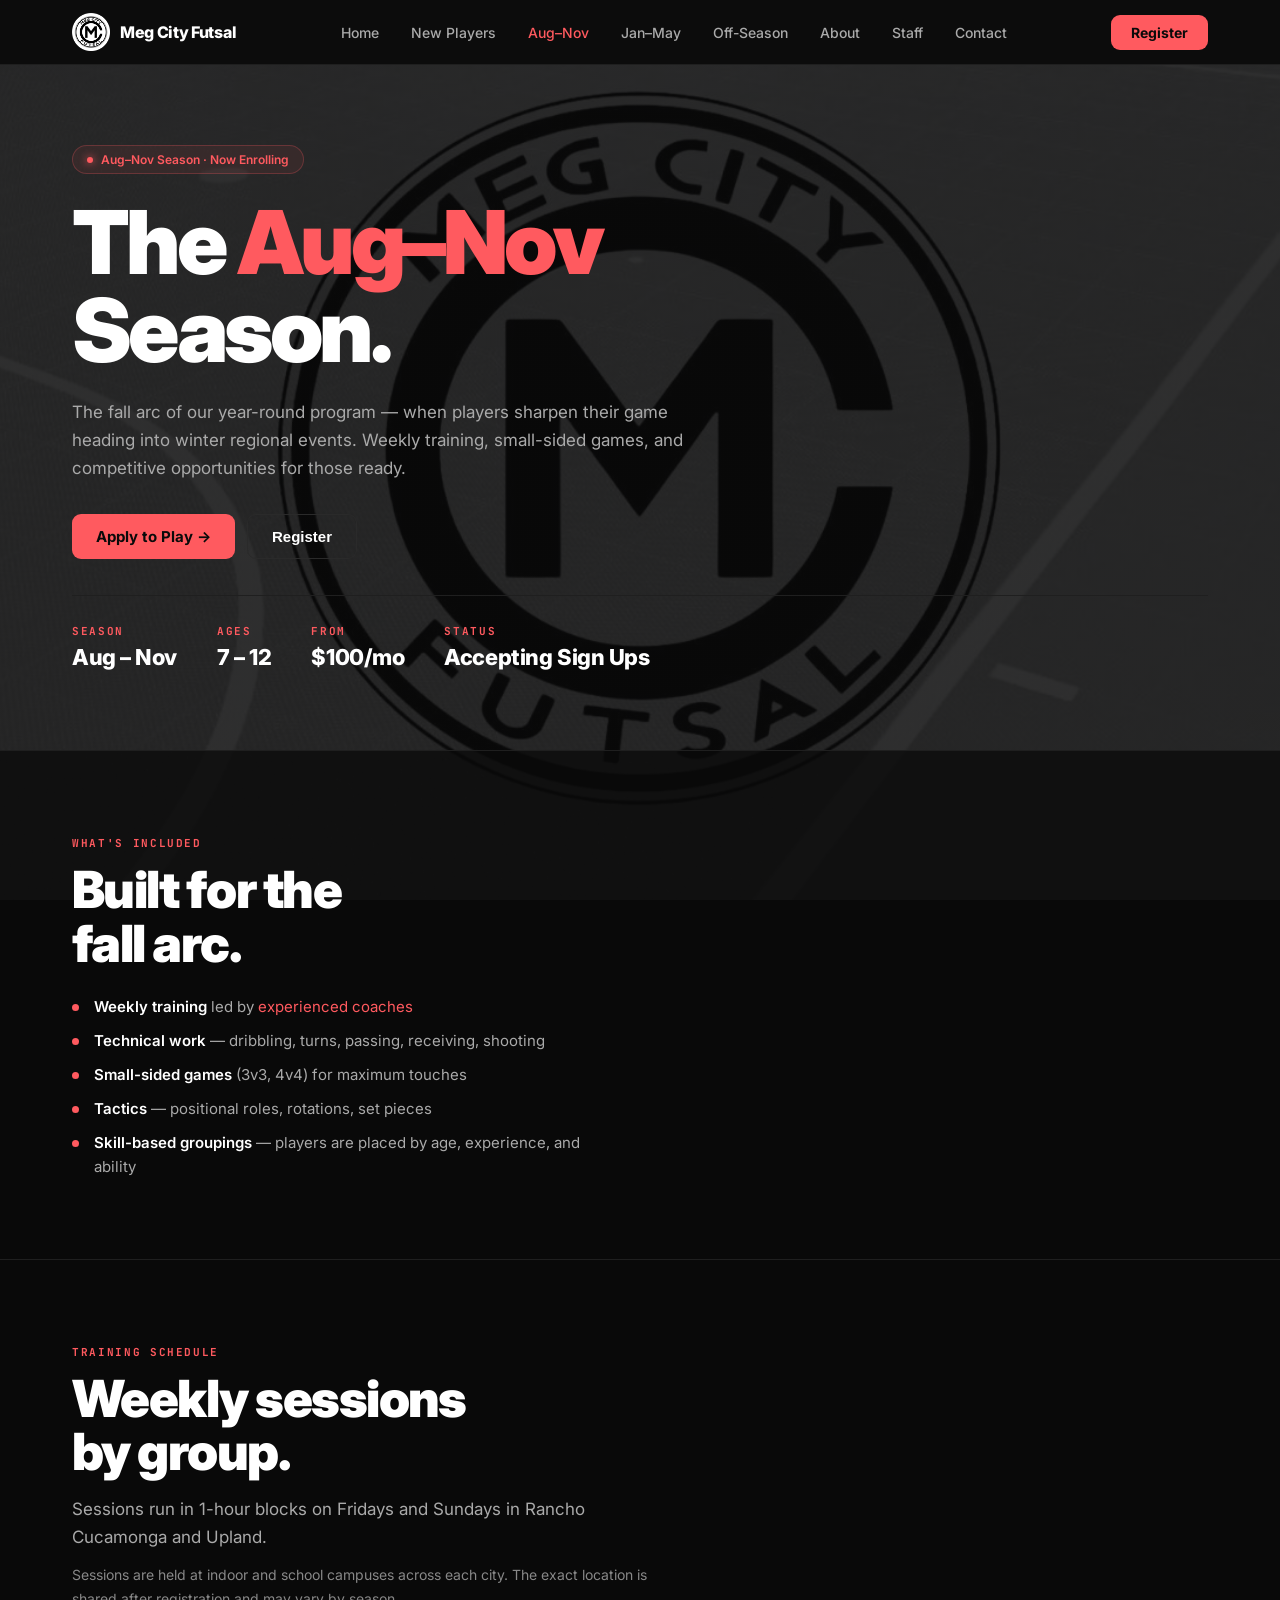
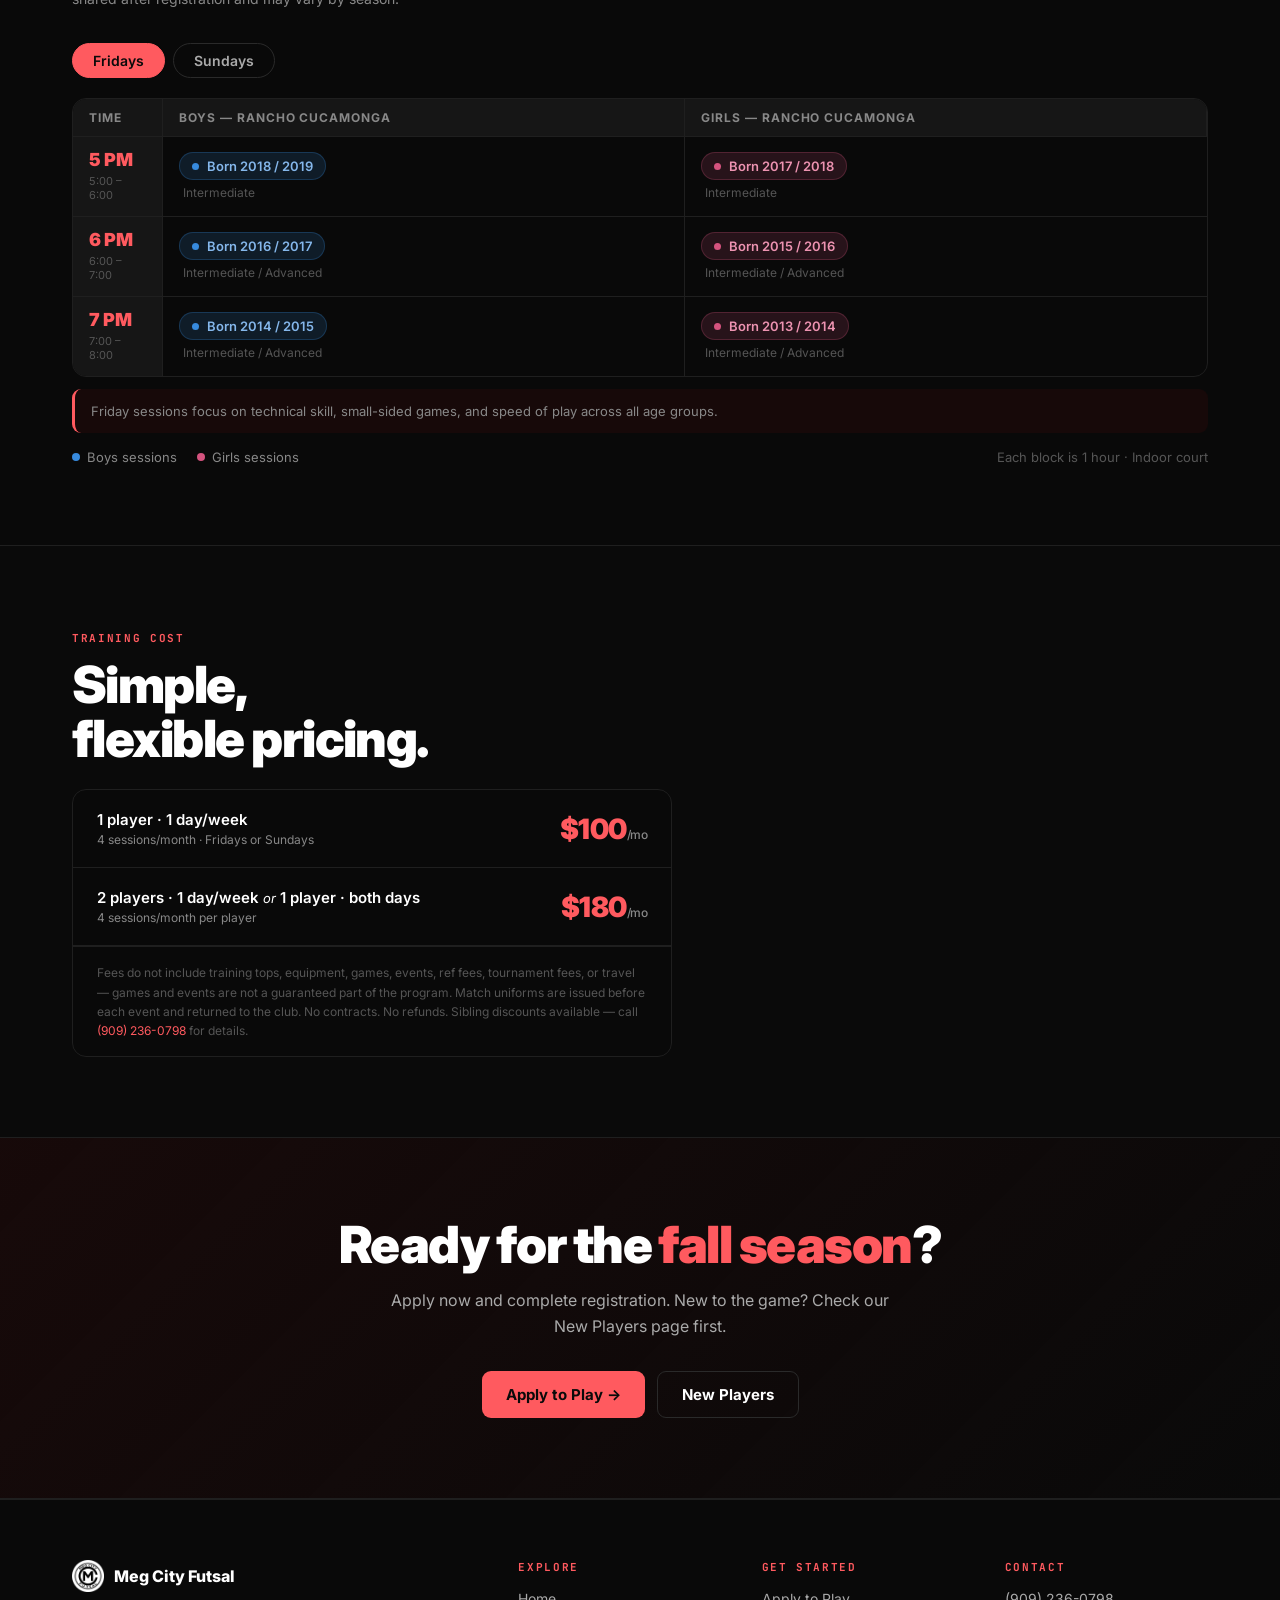
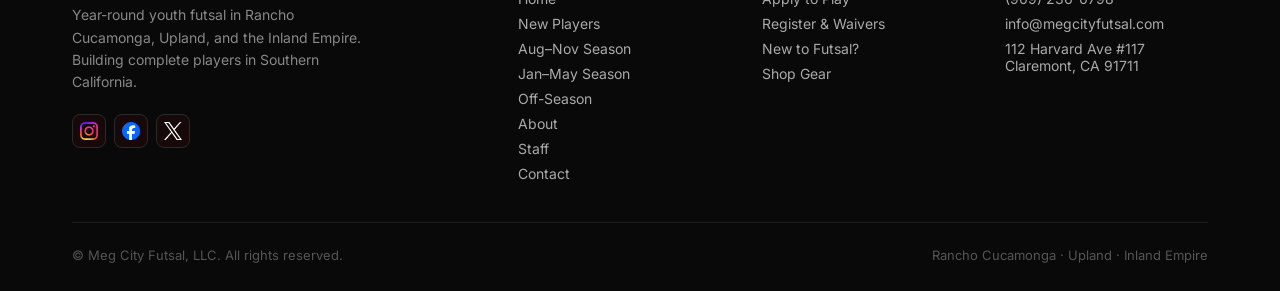
<file: aug-nov.html>
<!DOCTYPE html>
<html lang="en">
<head>
<meta charset="UTF-8">
<meta name="viewport" content="width=device-width, initial-scale=1.0">
<title>Aug–Nov Season | Meg City Futsal Fall Training</title>
<meta name="description" content="Join Meg City Futsal's Aug–Nov season. Weekly training, small-sided games, and regional competition for youth futsal players ages 7-12.">
<link rel="canonical" href="https://megcityfutsal.com/aug-nov">
<meta name="google-site-verification" content="Txp-in6D6bvxMwkqkDALg90oSPfMx3MPjh3uKECRge0" />

<script type="application/ld+json">
{
  "@context": "https://schema.org",
  "@type": "SportsActivityLocation",
  "name": "Meg City Futsal",
  "url": "https://megcityfutsal.com/aug-nov",
  "telephone": "+1-909-236-0798",
  "email": "info@megcityfutsal.com",
  "address": {
    "@type": "PostalAddress",
    "streetAddress": "112 Harvard Ave #117",
    "addressLocality": "Claremont",
    "addressRegion": "CA",
    "postalCode": "91711",
    "addressCountry": "US"
  },
  "areaServed": ["Rancho Cucamonga", "Upland", "Inland Empire", "Southern California"]
}
</script>

<meta property="og:type" content="website">
<meta property="og:url" content="https://megcityfutsal.com/aug-nov">
<meta property="og:title" content="Aug–Nov Season | Meg City Futsal Fall Training">
<meta property="og:description" content="Join Meg City Futsal's Aug–Nov season. Weekly training, small-sided games, and regional competition for youth futsal players ages 7-12.">
<meta property="og:image" content="/og-image.jpg">
<meta name="twitter:card" content="summary_large_image">
<meta name="twitter:site" content="@megcityfutsal">
<meta name="twitter:title" content="Aug–Nov Season | Meg City Futsal Fall Training">
<meta name="twitter:description" content="Join Meg City Futsal's Aug–Nov season. Weekly training, small-sided games, and regional competition for youth futsal players ages 7-12.">
<meta name="twitter:image" content="/og-image.jpg">

<link rel="icon" type="image/png" href="/favicon.png">
<link rel="apple-touch-icon" href="/apple-touch-icon.png">

<link rel="preconnect" href="https://fonts.googleapis.com">
<link rel="preconnect" href="https://fonts.gstatic.com" crossorigin>
<link rel="preload" as="style" href="https://fonts.googleapis.com/css2?family=Inter:wght@400;500;600;700;800;900&family=JetBrains+Mono:wght@400;500;700&display=swap">
<link href="https://fonts.googleapis.com/css2?family=Inter:wght@400;500;600;700;800;900&family=JetBrains+Mono:wght@400;500;700&display=swap" rel="stylesheet" media="print" onload="this.media='all'">
<noscript><link href="https://fonts.googleapis.com/css2?family=Inter:wght@400;500;600;700;800;900&family=JetBrains+Mono:wght@400;500;700&display=swap" rel="stylesheet"></noscript>
<link rel="stylesheet" href="/styles.css">
</head>
<body>

<nav class="site-nav" id="siteNav">
  <div class="container">
    <div class="nav-inner">
      <a href="/" class="nav-logo" aria-label="Meg City Futsal — go to home">
        <img src="/logo-mark-oncircle.png" alt="" width="592" height="592" style="height:38px; width:auto;">
        Meg City Futsal
      </a>
      <div class="nav-links">
        <a class="nav-link" href="/">Home</a>
        <a class="nav-link" href="/new-players">New Players</a>
        <a class="nav-link active" href="/aug-nov">Aug–Nov</a>
        <a class="nav-link" href="/jan-may">Jan–May</a>
        <a class="nav-link" href="/off-season">Off-Season</a>
        <a class="nav-link" href="/about">About</a>
        <a class="nav-link" href="/staff">Staff</a>
        <a class="nav-link" href="/contact">Contact</a>
      </div>
      <button class="nav-register" onclick="window.open('https://megcityfutsal.sportngin.com/register/form/218301052','_blank','noopener')">Register</button>
      <button class="nav-hamburger" id="hamburger" onclick="toggleMobile()" aria-label="Menu">
        <span></span><span></span><span></span>
      </button>
    </div>
  </div>
  <div class="mobile-menu" id="mobileMenu">
    <a class="mobile-link" href="/">Home</a>
    <a class="mobile-link" href="/new-players">New Players</a>
    <a class="mobile-link active" href="/aug-nov">Aug–Nov Season</a>
    <a class="mobile-link" href="/jan-may">Jan–May Season</a>
    <a class="mobile-link" href="/off-season">Off-Season</a>
    <a class="mobile-link" href="/about">About</a>
    <a class="mobile-link" href="/staff">Staff</a>
    <a class="mobile-link" href="/contact">Contact</a>
    <button class="mobile-register" onclick="window.open('https://megcityfutsal.sportngin.com/register/form/218301052','_blank','noopener')">Register →</button>
  </div>
</nav>

<div class="section">
  <div class="container">
    <div class="eyebrow">
      <span class="dot"></span>
      <span id="aug-eyebrow-text">Fall Season · Now Enrolling</span>
    </div>
    <h1 class="display">The <span class="coral">Aug–Nov</span><br>Season.</h1>
    <p class="lead mt-24" style="max-width:660px;">The fall arc of our year-round program — when players sharpen their game heading into winter regional events. Weekly training, small-sided games, and competitive opportunities for those ready.</p>
    <div class="btn-group mt-32">
      <a href="https://megcityfutsal.sportngin.com/register/form/266783886" target="_blank" rel="noopener" class="btn btn-primary">Apply to Play →</a>
      <button class="btn btn-outline" onclick="window.open('https://megcityfutsal.sportngin.com/register/form/218301052','_blank','noopener')">Register</button>
    </div>
    <div class="meta-strip">
      <div>
        <span class="lbl coral-label">Season</span>
        <div class="val">Aug – Nov</div>
      </div>
      <div>
        <span class="lbl coral-label">Ages</span>
        <div class="val">7 – 12</div>
      </div>
      <div>
        <span class="lbl coral-label">From</span>
        <div class="val">$100/mo</div>
      </div>
      <div>
        <span class="lbl coral-label">Status</span>
        <div class="val" id="aug-status-text">Accepting Sign Ups</div>
      </div>
    </div>
  </div>
</div>

<div class="section" style="background:var(--bg2); border-top:1px solid var(--bdr);">
  <div class="container">
    <div class="grid-2" style="align-items:start; gap:60px;">
      <div>
        <span class="coral-label">What's included</span>
        <h2 class="heading-lg mt-12">Built for the<br>fall arc.</h2>
        <ul class="bullet-list mt-24">
          <li><strong>Weekly training</strong> led by <a href="/staff" style="color:var(--coral);">experienced coaches</a></li>
          <li><strong>Technical work</strong> — dribbling, turns, passing, receiving, shooting</li>
          <li><strong>Small-sided games</strong> (3v3, 4v4) for maximum touches</li>
          <li><strong>Tactics</strong> — positional roles, rotations, set pieces</li>
          <li><strong>Skill-based groupings</strong> — players are placed by age, experience, and ability</li>
        </ul>
      </div>
    </div>
  </div>
</div>

<div class="section" style="background:var(--bg2); border-top:1px solid var(--bdr);">
  <div class="container">
    <span class="coral-label">Training schedule</span>
    <h2 class="heading-lg mt-12">Weekly sessions<br>by group.</h2>
    <p class="lead mt-16" style="max-width:600px;">Sessions run in 1-hour blocks on Fridays and Sundays in Rancho Cucamonga and Upland.</p>
    <p class="body mt-12" style="max-width:600px; font-size:14px; color:var(--txt-mute);">Sessions are held at indoor and school campuses across each city. The exact location is shared after registration and may vary by season.</p>
    <div class="sched-component mt-32">
      <div class="sched-tabs-row">
        <button class="sched-pill active" onclick="switchSched('aug','fri',this)">Fridays</button>
        <button class="sched-pill" onclick="switchSched('aug','sun',this)">Sundays</button>
      </div>
      <div id="aug-fri-grid" class="sched-table-wrap">
        <div class="sched-table">
          <div class="sched-th">Time</div>
          <div class="sched-th">Boys — Rancho Cucamonga</div>
          <div class="sched-th">Girls — Rancho Cucamonga</div>
          <div class="sched-time"><div class="sched-hour">5 PM</div><div class="sched-range">5:00 – 6:00</div></div>
          <div class="sched-cell"><div class="sched-block sched-boys"><span class="sched-dot"></span>Born 2018 / 2019</div><div class="sched-lvl">Intermediate</div></div>
          <div class="sched-cell sched-last"><div class="sched-block sched-girls"><span class="sched-dot"></span>Born 2017 / 2018</div><div class="sched-lvl">Intermediate</div></div>
          <div class="sched-time"><div class="sched-hour">6 PM</div><div class="sched-range">6:00 – 7:00</div></div>
          <div class="sched-cell"><div class="sched-block sched-boys"><span class="sched-dot"></span>Born 2016 / 2017</div><div class="sched-lvl">Intermediate / Advanced</div></div>
          <div class="sched-cell sched-last"><div class="sched-block sched-girls"><span class="sched-dot"></span>Born 2015 / 2016</div><div class="sched-lvl">Intermediate / Advanced</div></div>
          <div class="sched-time sched-bottom"><div class="sched-hour">7 PM</div><div class="sched-range">7:00 – 8:00</div></div>
          <div class="sched-cell sched-bottom"><div class="sched-block sched-boys"><span class="sched-dot"></span>Born 2014 / 2015</div><div class="sched-lvl">Intermediate / Advanced</div></div>
          <div class="sched-cell sched-last sched-bottom"><div class="sched-block sched-girls"><span class="sched-dot"></span>Born 2013 / 2014</div><div class="sched-lvl">Intermediate / Advanced</div></div>
        </div>
        <p class="sched-note">Friday sessions focus on technical skill, small-sided games, and speed of play across all age groups.</p>
      </div>
      <div id="aug-sun-grid" class="sched-table-wrap" style="display:none;">
        <div class="sched-table">
          <div class="sched-th">Time</div>
          <div class="sched-th">Boys — Upland / Rancho Cucamonga</div>
          <div class="sched-th">Girls — Upland / Rancho Cucamonga</div>
          <div class="sched-time"><div class="sched-hour">5 PM</div><div class="sched-range">5:00 – 6:00</div></div>
          <div class="sched-cell"><div class="sched-block sched-boys"><span class="sched-dot"></span>Boys</div><div class="sched-lvl">Intermediate</div></div>
          <div class="sched-cell sched-last"><div class="sched-block sched-girls"><span class="sched-dot"></span>Girls</div><div class="sched-lvl">Intermediate</div></div>
          <div class="sched-time"><div class="sched-hour">6 PM</div><div class="sched-range">6:00 – 7:00</div></div>
          <div class="sched-cell"><div class="sched-block sched-boys"><span class="sched-dot"></span>Boys</div><div class="sched-lvl">Advanced · <span style="color:var(--coral);">Invite Only</span></div></div>
          <div class="sched-cell sched-last"><div class="sched-block sched-girls"><span class="sched-dot"></span>Girls</div><div class="sched-lvl">Advanced · <span style="color:var(--coral);">Invite Only</span></div></div>
          <div class="sched-time sched-bottom"><div class="sched-hour">7 PM</div><div class="sched-range">7:00 – 8:00</div></div>
          <div class="sched-cell sched-bottom"><div class="sched-block sched-boys"><span class="sched-dot"></span>Boys</div><div class="sched-lvl">Advanced · <span style="color:var(--coral);">Invite Only</span></div></div>
          <div class="sched-cell sched-last sched-bottom"><div class="sched-block sched-girls"><span class="sched-dot"></span>Girls</div><div class="sched-lvl">Advanced · <span style="color:var(--coral);">Invite Only</span></div></div>
        </div>
        <p class="sched-note">Sunday 6PM and 7PM slots are invite-only. The 5PM slot is open. Placement assigned by coaches at the start of each season.</p>
      </div>
      <div class="sched-legend">
        <span class="sched-legend-item"><span class="sched-legend-dot boys-dot"></span>Boys sessions</span>
        <span class="sched-legend-item"><span class="sched-legend-dot girls-dot"></span>Girls sessions</span>
        <span class="sched-legend-item" style="margin-left:auto; opacity:0.6;">Each block is 1 hour · Indoor court</span>
      </div>
    </div>
  </div>
</div>

<div class="section">
  <div class="container">
    <span class="coral-label">Training cost</span>
    <h2 class="heading-lg mt-12">Simple,<br>flexible pricing.</h2>
    <div class="cost-card mt-24" style="max-width:600px;">
      <div class="cost-row">
        <div class="name">1 player · 1 day/week<span>4 sessions/month · Fridays or Sundays</span></div>
        <div class="price">$100<small>/mo</small></div>
      </div>
      <div class="cost-row">
        <div class="name">2 players · 1 day/week <em style="font-weight:400;font-size:13px;">or</em> 1 player · both days<span>4 sessions/month per player</span></div>
        <div class="price">$180<small>/mo</small></div>
      </div>
      <div class="cost-note">Fees do not include training tops, equipment, games, events, ref fees, tournament fees, or travel — games and events are not a guaranteed part of the program. Match uniforms are issued before each event and returned to the club. No contracts. No refunds. Sibling discounts available — call <a href="tel:9092360798" style="color:var(--coral);">(909) 236-0798</a> for details.</div>
    </div>
  </div>
</div>

<div class="cta-block">
  <div class="container">
    <h2 class="heading-lg">Ready for the <span class="coral">fall season</span>?</h2>
    <p>Apply now and complete registration. New to the game? Check our New Players page first.</p>
    <div class="btn-group" style="justify-content:center;">
      <a href="https://megcityfutsal.sportngin.com/register/form/266783886" target="_blank" rel="noopener" class="btn btn-primary">Apply to Play →</a>
      <a href="/new-players" class="btn btn-outline">New Players</a>
    </div>
  </div>
</div>

<footer class="site-footer" id="siteFooter">
  <div class="container">
    <div class="footer-grid">
      <div>
        <div class="footer-brand">
          <img src="/logo-mark-oncircle.png" alt="" width="592" height="592" style="height:32px; width:auto;">
          Meg City Futsal
        </div>
        <p class="footer-tagline">Year-round youth futsal in Rancho Cucamonga, Upland, and the Inland Empire. Building complete players in Southern California.</p>
        <div class="footer-socials">
          <a href="https://www.instagram.com/megcityfutsal/" target="_blank" rel="noopener" class="social-btn" aria-label="Instagram"><img src="/ig-logo.png" alt="" width="128" height="128"></a>
          <a href="http://www.facebook.com/MegCityFutsal" target="_blank" rel="noopener" class="social-btn" aria-label="Facebook"><img src="/fb-logo.png" alt="" width="128" height="128"></a>
          <a href="https://twitter.com/megcityfutsal" target="_blank" rel="noopener" class="social-btn" aria-label="Twitter / X"><img src="/x-logo.png" alt="" width="128" height="128"></a>
        </div>
      </div>
      <div class="footer-col">
        <h4>Explore</h4>
        <ul>
          <li><a href="/">Home</a></li>
          <li><a href="/new-players">New Players</a></li>
          <li><a href="/aug-nov">Aug–Nov Season</a></li>
          <li><a href="/jan-may">Jan–May Season</a></li>
          <li><a href="/off-season">Off-Season</a></li>
          <li><a href="/about">About</a></li>
          <li><a href="/staff">Staff</a></li>
          <li><a href="/contact">Contact</a></li>
        </ul>
      </div>
      <div class="footer-col">
        <h4>Get Started</h4>
        <ul>
          <li><a href="https://megcityfutsal.sportngin.com/register/form/266783886" target="_blank" rel="noopener">Apply to Play</a></li>
          <li><a href="https://megcityfutsal.sportngin.com/register/form/218301052" target="_blank" rel="noopener">Register &amp; Waivers</a></li>
          <li><a href="/new-players">New to Futsal?</a></li>
          <li><a href="https://stimulusathletic.com/collections/meg-city-futsal" target="_blank" rel="noopener">Shop Gear</a></li>
        </ul>
      </div>
      <div class="footer-col">
        <h4>Contact</h4>
        <ul>
          <li><a href="tel:9092360798">(909) 236-0798</a></li>
          <li><a href="mailto:info@megcityfutsal.com">info@megcityfutsal.com</a></li>
          <li>112 Harvard Ave #117<br>Claremont, CA 91711</li>
        </ul>
      </div>
    </div>
    <div class="footer-bottom">
      <div>© Meg City Futsal, LLC. All rights reserved.</div>
      <div style="color:var(--txt-faint);">Rancho Cucamonga · Upland · Inland Empire</div>
    </div>
  </div>
</footer>

<script src="/script.js" defer></script>
</body>
</html>
</file>
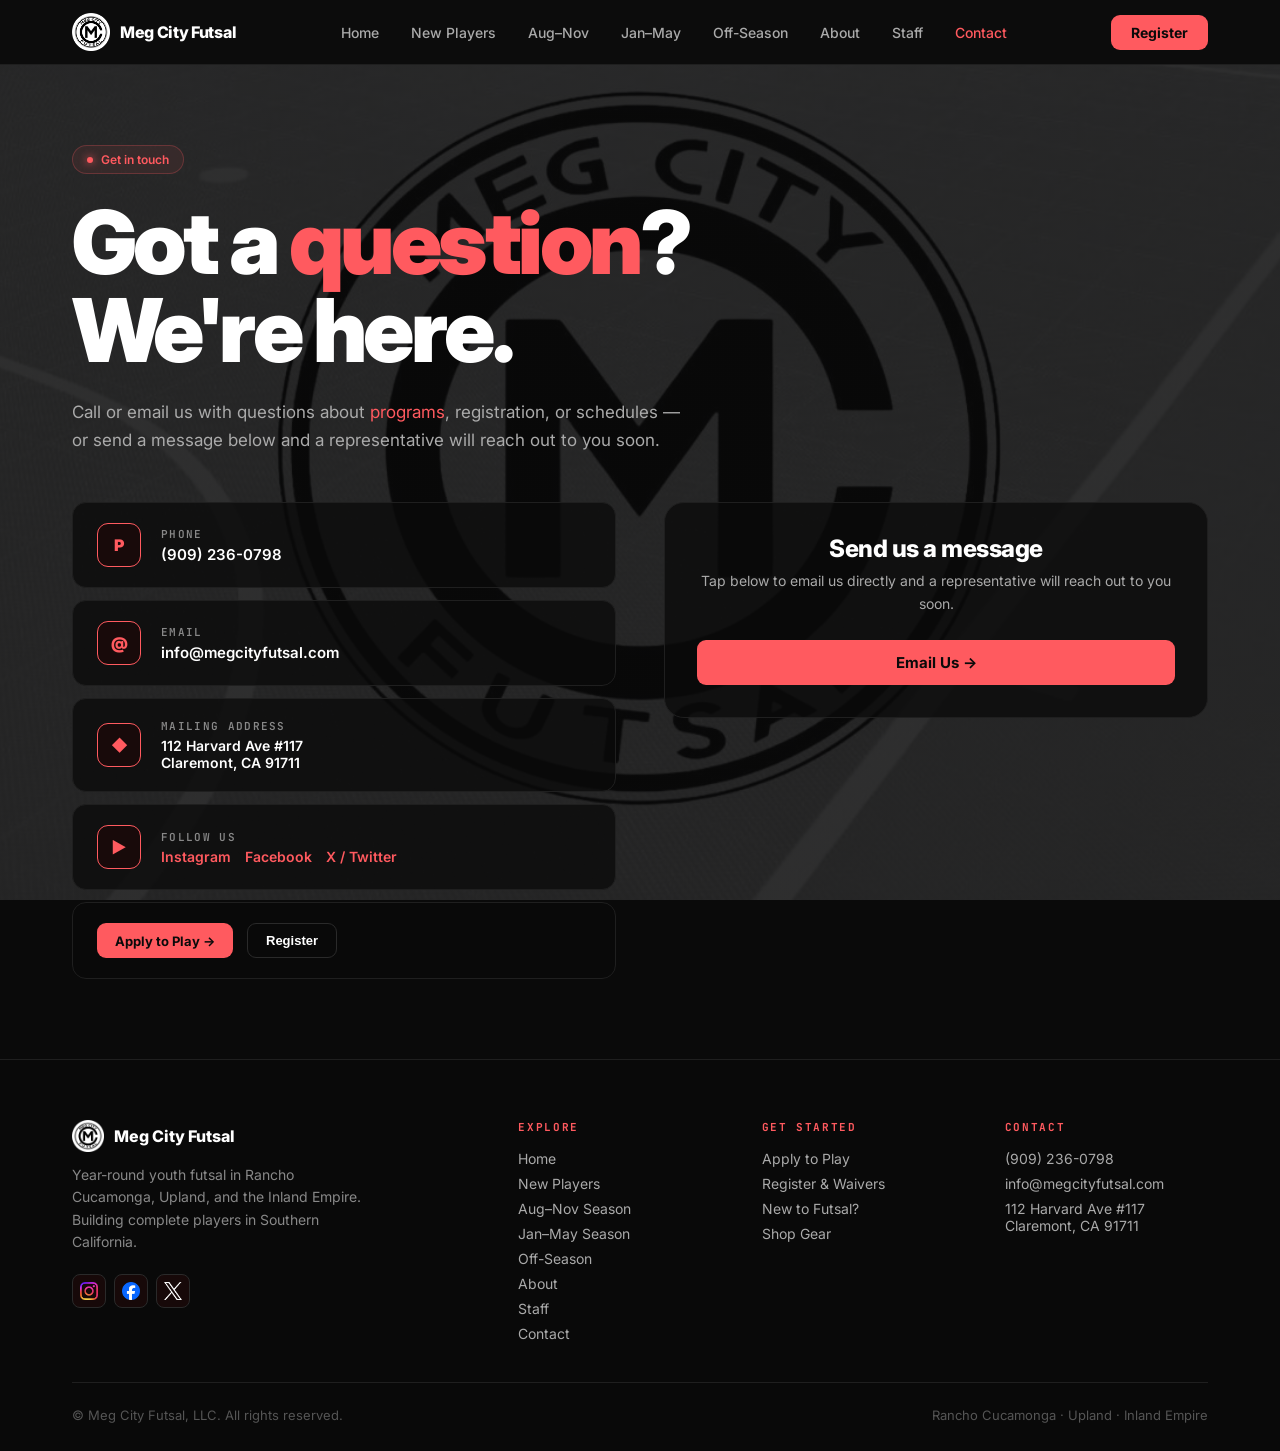
<file: contact.html>
<!DOCTYPE html>
<html lang="en">
<head>
<meta charset="UTF-8">
<meta name="viewport" content="width=device-width, initial-scale=1.0">
<title>Contact Meg City Futsal | Rancho Cucamonga &amp; Upland</title>
<meta name="description" content="Contact Meg City Futsal. Call (909) 236-0798 or email info@megcityfutsal.com. Serving Rancho Cucamonga, Upland, and the Inland Empire.">
<link rel="canonical" href="https://megcityfutsal.com/contact">
<meta name="google-site-verification" content="Txp-in6D6bvxMwkqkDALg90oSPfMx3MPjh3uKECRge0" />

<script type="application/ld+json">
{
  "@context": "https://schema.org",
  "@type": "SportsActivityLocation",
  "name": "Meg City Futsal",
  "url": "https://megcityfutsal.com/contact",
  "telephone": "+1-909-236-0798",
  "email": "info@megcityfutsal.com",
  "address": {
    "@type": "PostalAddress",
    "streetAddress": "112 Harvard Ave #117",
    "addressLocality": "Claremont",
    "addressRegion": "CA",
    "postalCode": "91711",
    "addressCountry": "US"
  },
  "areaServed": ["Rancho Cucamonga", "Upland", "Inland Empire", "Southern California"]
}
</script>

<meta property="og:type" content="website">
<meta property="og:url" content="https://megcityfutsal.com/contact">
<meta property="og:title" content="Contact Meg City Futsal | Rancho Cucamonga &amp; Upland">
<meta property="og:description" content="Contact Meg City Futsal. Call (909) 236-0798 or email info@megcityfutsal.com. Serving Rancho Cucamonga, Upland, and the Inland Empire.">
<meta property="og:image" content="/og-image.jpg">
<meta name="twitter:card" content="summary_large_image">
<meta name="twitter:site" content="@megcityfutsal">
<meta name="twitter:title" content="Contact Meg City Futsal | Rancho Cucamonga &amp; Upland">
<meta name="twitter:description" content="Contact Meg City Futsal. Call (909) 236-0798 or email info@megcityfutsal.com. Serving Rancho Cucamonga, Upland, and the Inland Empire.">
<meta name="twitter:image" content="/og-image.jpg">

<link rel="icon" type="image/png" href="/favicon.png">
<link rel="apple-touch-icon" href="/apple-touch-icon.png">

<link rel="preconnect" href="https://fonts.googleapis.com">
<link rel="preconnect" href="https://fonts.gstatic.com" crossorigin>
<link rel="preload" as="style" href="https://fonts.googleapis.com/css2?family=Inter:wght@400;500;600;700;800;900&family=JetBrains+Mono:wght@400;500;700&display=swap">
<link href="https://fonts.googleapis.com/css2?family=Inter:wght@400;500;600;700;800;900&family=JetBrains+Mono:wght@400;500;700&display=swap" rel="stylesheet" media="print" onload="this.media='all'">
<noscript><link href="https://fonts.googleapis.com/css2?family=Inter:wght@400;500;600;700;800;900&family=JetBrains+Mono:wght@400;500;700&display=swap" rel="stylesheet"></noscript>
<link rel="stylesheet" href="/styles.css">
</head>
<body>

<nav class="site-nav" id="siteNav">
  <div class="container">
    <div class="nav-inner">
      <a href="/" class="nav-logo" aria-label="Meg City Futsal — go to home">
        <img src="/logo-mark-oncircle.png" alt="" width="592" height="592" style="height:38px; width:auto;">
        Meg City Futsal
      </a>
      <div class="nav-links">
        <a class="nav-link" href="/">Home</a>
        <a class="nav-link" href="/new-players">New Players</a>
        <a class="nav-link" href="/aug-nov">Aug–Nov</a>
        <a class="nav-link" href="/jan-may">Jan–May</a>
        <a class="nav-link" href="/off-season">Off-Season</a>
        <a class="nav-link" href="/about">About</a>
        <a class="nav-link" href="/staff">Staff</a>
        <a class="nav-link active" href="/contact">Contact</a>
      </div>
      <button class="nav-register" onclick="window.open('https://megcityfutsal.sportngin.com/register/form/218301052','_blank','noopener')">Register</button>
      <button class="nav-hamburger" id="hamburger" onclick="toggleMobile()" aria-label="Menu">
        <span></span><span></span><span></span>
      </button>
    </div>
  </div>
  <div class="mobile-menu" id="mobileMenu">
    <a class="mobile-link" href="/">Home</a>
    <a class="mobile-link" href="/new-players">New Players</a>
    <a class="mobile-link" href="/aug-nov">Aug–Nov Season</a>
    <a class="mobile-link" href="/jan-may">Jan–May Season</a>
    <a class="mobile-link" href="/off-season">Off-Season</a>
    <a class="mobile-link" href="/about">About</a>
    <a class="mobile-link" href="/staff">Staff</a>
    <a class="mobile-link active" href="/contact">Contact</a>
    <button class="mobile-register" onclick="window.open('https://megcityfutsal.sportngin.com/register/form/218301052','_blank','noopener')">Register →</button>
  </div>
</nav>

<div class="section">
  <div class="container">
    <div class="eyebrow"><span class="dot"></span> Get in touch</div>
    <h1 class="display">Got a <span class="coral">question</span>?<br>We're here.</h1>
    <p class="lead mt-24" style="max-width:620px;">Call or email us with questions about <a href="/new-players" style="color:var(--coral);">programs</a>, registration, or schedules — or send a message below and a representative will reach out to you soon.</p>
    <div class="grid-2 mt-48" style="align-items:start; gap:48px;">
      <div class="contact-grid">
        <div class="contact-row">
          <div class="contact-icon">P</div>
          <div>
            <div class="meta-lbl">Phone</div>
            <div class="meta-val"><a href="tel:9092360798">(909) 236-0798</a></div>
          </div>
        </div>
        <div class="contact-row">
          <div class="contact-icon">@</div>
          <div>
            <div class="meta-lbl">Email</div>
            <div class="meta-val"><a href="mailto:info@megcityfutsal.com">info@megcityfutsal.com</a></div>
          </div>
        </div>
        <div class="contact-row">
          <div class="contact-icon">◆</div>
          <div>
            <div class="meta-lbl">Mailing Address</div>
            <div class="meta-val" style="font-size:14px;">112 Harvard Ave #117<br>Claremont, CA 91711</div>
          </div>
        </div>
        <div class="contact-row">
          <div class="contact-icon">▶</div>
          <div>
            <div class="meta-lbl">Follow Us</div>
            <div class="meta-val" style="font-size:14px; display:flex; gap:14px; flex-wrap:wrap;">
              <a href="https://www.instagram.com/megcityfutsal/" target="_blank" rel="noopener" style="color:var(--coral);">Instagram</a>
              <a href="http://www.facebook.com/MegCityFutsal" target="_blank" rel="noopener" style="color:var(--coral);">Facebook</a>
              <a href="https://twitter.com/megcityfutsal" target="_blank" rel="noopener" style="color:var(--coral);">X / Twitter</a>
            </div>
          </div>
        </div>
        <div class="contact-row" style="flex-direction:column; align-items:flex-start; gap:16px;">
          <div style="display:flex; gap:14px; flex-wrap:wrap;">
            <a href="https://megcityfutsal.sportngin.com/register/form/266783886" target="_blank" rel="noopener" class="btn btn-primary btn-sm">Apply to Play →</a>
            <button class="btn btn-outline btn-sm" onclick="window.open('https://megcityfutsal.sportngin.com/register/form/218301052','_blank','noopener')">Register</button>
          </div>
        </div>
      </div>

      <div class="form-card" style="text-align:center;">
        <h3 class="heading-md" style="margin-bottom:6px;">Send us a message</h3>
        <p class="body" style="margin-bottom:24px; font-size:14px;">Tap below to email us directly and a representative will reach out to you soon.</p>
        <a href="mailto:info@megcityfutsal.com" class="btn btn-primary" style="width:100%; justify-content:center;">Email Us →</a>
      </div>
    </div>
  </div>
</div>

<footer class="site-footer" id="siteFooter">
  <div class="container">
    <div class="footer-grid">
      <div>
        <div class="footer-brand">
          <img src="/logo-mark-oncircle.png" alt="" width="592" height="592" style="height:32px; width:auto;">
          Meg City Futsal
        </div>
        <p class="footer-tagline">Year-round youth futsal in Rancho Cucamonga, Upland, and the Inland Empire. Building complete players in Southern California.</p>
        <div class="footer-socials">
          <a href="https://www.instagram.com/megcityfutsal/" target="_blank" rel="noopener" class="social-btn" aria-label="Instagram"><img src="/ig-logo.png" alt="" width="128" height="128"></a>
          <a href="http://www.facebook.com/MegCityFutsal" target="_blank" rel="noopener" class="social-btn" aria-label="Facebook"><img src="/fb-logo.png" alt="" width="128" height="128"></a>
          <a href="https://twitter.com/megcityfutsal" target="_blank" rel="noopener" class="social-btn" aria-label="Twitter / X"><img src="/x-logo.png" alt="" width="128" height="128"></a>
        </div>
      </div>
      <div class="footer-col">
        <h4>Explore</h4>
        <ul>
          <li><a href="/">Home</a></li>
          <li><a href="/new-players">New Players</a></li>
          <li><a href="/aug-nov">Aug–Nov Season</a></li>
          <li><a href="/jan-may">Jan–May Season</a></li>
          <li><a href="/off-season">Off-Season</a></li>
          <li><a href="/about">About</a></li>
          <li><a href="/staff">Staff</a></li>
          <li><a href="/contact">Contact</a></li>
        </ul>
      </div>
      <div class="footer-col">
        <h4>Get Started</h4>
        <ul>
          <li><a href="https://megcityfutsal.sportngin.com/register/form/266783886" target="_blank" rel="noopener">Apply to Play</a></li>
          <li><a href="https://megcityfutsal.sportngin.com/register/form/218301052" target="_blank" rel="noopener">Register &amp; Waivers</a></li>
          <li><a href="/new-players">New to Futsal?</a></li>
          <li><a href="https://stimulusathletic.com/collections/meg-city-futsal" target="_blank" rel="noopener">Shop Gear</a></li>
        </ul>
      </div>
      <div class="footer-col">
        <h4>Contact</h4>
        <ul>
          <li><a href="tel:9092360798">(909) 236-0798</a></li>
          <li><a href="mailto:info@megcityfutsal.com">info@megcityfutsal.com</a></li>
          <li>112 Harvard Ave #117<br>Claremont, CA 91711</li>
        </ul>
      </div>
    </div>
    <div class="footer-bottom">
      <div>© Meg City Futsal, LLC. All rights reserved.</div>
      <div style="color:var(--txt-faint);">Rancho Cucamonga · Upland · Inland Empire</div>
    </div>
  </div>
</footer>

<script src="/script.js" defer></script>
</body>
</html>
</file>
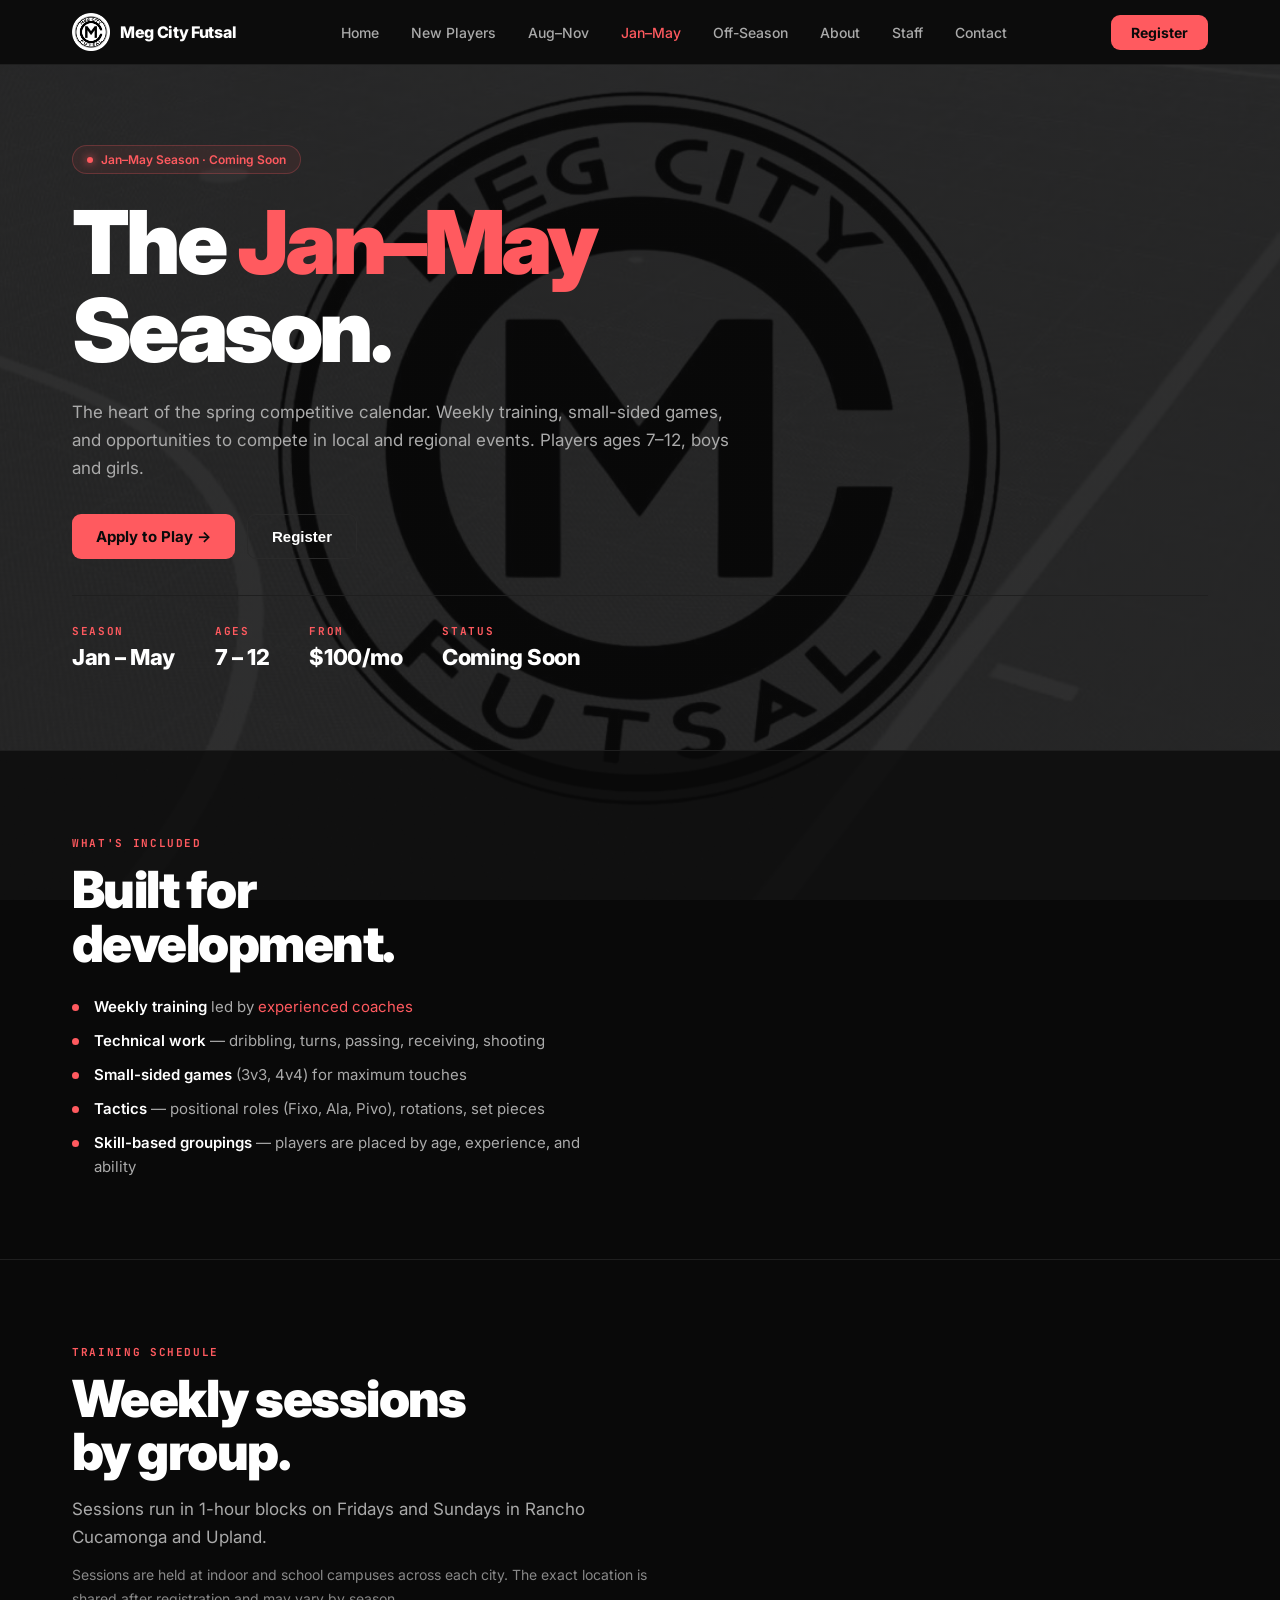
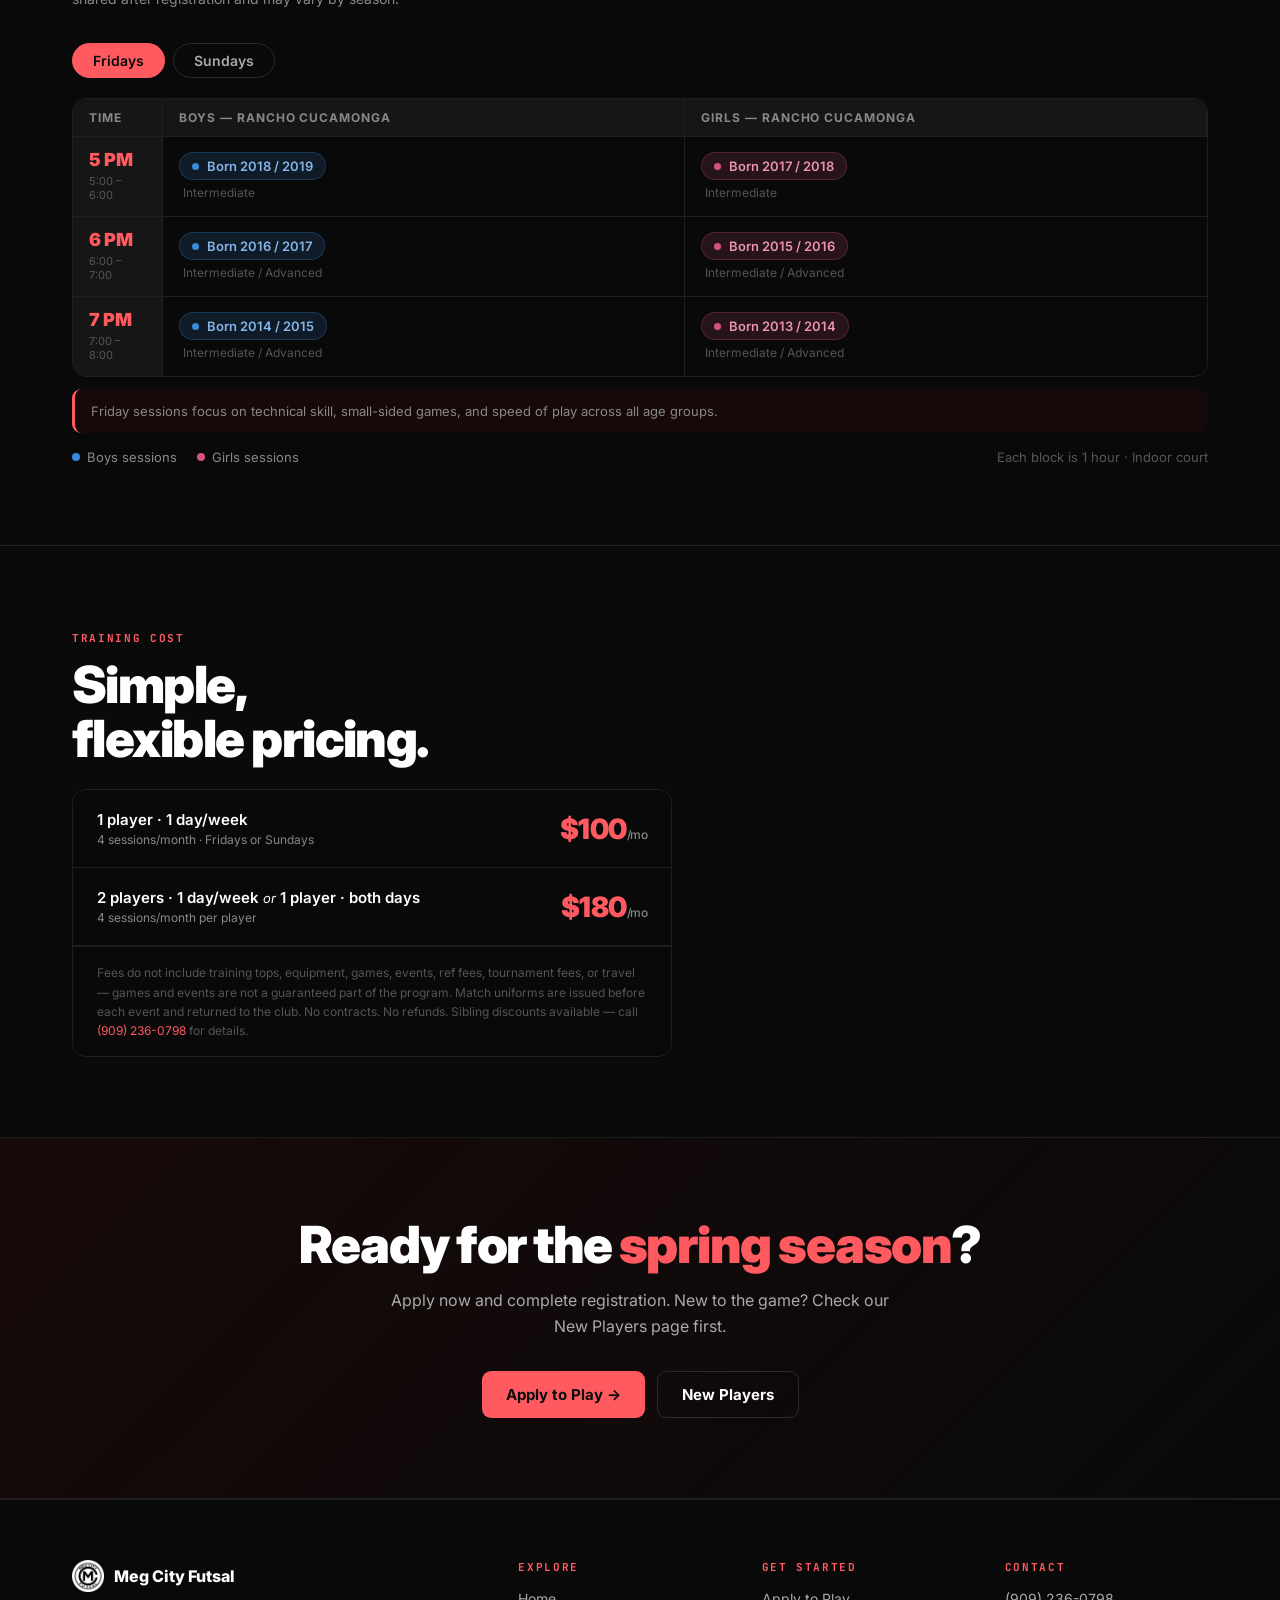
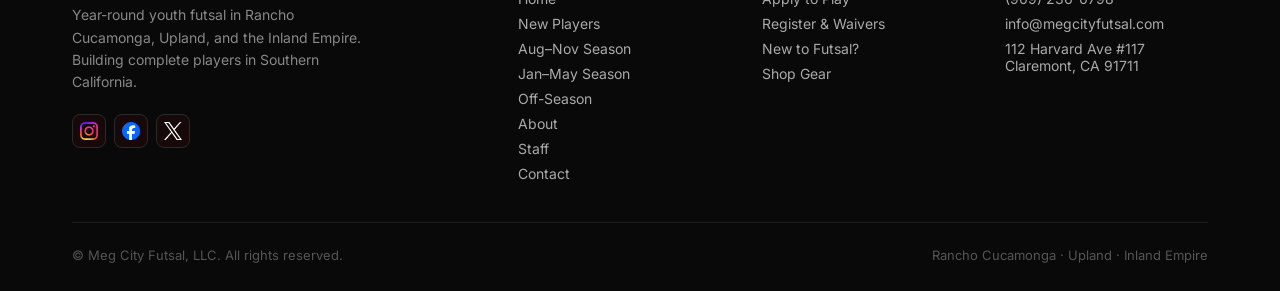
<file: jan-may.html>
<!DOCTYPE html>
<html lang="en">
<head>
<meta charset="UTF-8">
<meta name="viewport" content="width=device-width, initial-scale=1.0">
<title>Jan–May Season | Meg City Futsal Spring Training</title>
<meta name="description" content="Join Meg City Futsal's Jan–May season. Weekly training, small-sided games, and local competition for youth futsal players ages 7-12.">
<link rel="canonical" href="https://megcityfutsal.com/jan-may">
<meta name="google-site-verification" content="Txp-in6D6bvxMwkqkDALg90oSPfMx3MPjh3uKECRge0" />

<script type="application/ld+json">
{
  "@context": "https://schema.org",
  "@type": "SportsActivityLocation",
  "name": "Meg City Futsal",
  "url": "https://megcityfutsal.com/jan-may",
  "telephone": "+1-909-236-0798",
  "email": "info@megcityfutsal.com",
  "address": {
    "@type": "PostalAddress",
    "streetAddress": "112 Harvard Ave #117",
    "addressLocality": "Claremont",
    "addressRegion": "CA",
    "postalCode": "91711",
    "addressCountry": "US"
  },
  "areaServed": ["Rancho Cucamonga", "Upland", "Inland Empire", "Southern California"]
}
</script>

<meta property="og:type" content="website">
<meta property="og:url" content="https://megcityfutsal.com/jan-may">
<meta property="og:title" content="Jan–May Season | Meg City Futsal Spring Training">
<meta property="og:description" content="Join Meg City Futsal's Jan–May season. Weekly training, small-sided games, and local competition for youth futsal players ages 7-12.">
<meta property="og:image" content="/og-image.jpg">
<meta name="twitter:card" content="summary_large_image">
<meta name="twitter:site" content="@megcityfutsal">
<meta name="twitter:title" content="Jan–May Season | Meg City Futsal Spring Training">
<meta name="twitter:description" content="Join Meg City Futsal's Jan–May season. Weekly training, small-sided games, and local competition for youth futsal players ages 7-12.">
<meta name="twitter:image" content="/og-image.jpg">

<link rel="icon" type="image/png" href="/favicon.png">
<link rel="apple-touch-icon" href="/apple-touch-icon.png">

<link rel="preconnect" href="https://fonts.googleapis.com">
<link rel="preconnect" href="https://fonts.gstatic.com" crossorigin>
<link rel="preload" as="style" href="https://fonts.googleapis.com/css2?family=Inter:wght@400;500;600;700;800;900&family=JetBrains+Mono:wght@400;500;700&display=swap">
<link href="https://fonts.googleapis.com/css2?family=Inter:wght@400;500;600;700;800;900&family=JetBrains+Mono:wght@400;500;700&display=swap" rel="stylesheet" media="print" onload="this.media='all'">
<noscript><link href="https://fonts.googleapis.com/css2?family=Inter:wght@400;500;600;700;800;900&family=JetBrains+Mono:wght@400;500;700&display=swap" rel="stylesheet"></noscript>
<link rel="stylesheet" href="/styles.css">
</head>
<body>

<nav class="site-nav" id="siteNav">
  <div class="container">
    <div class="nav-inner">
      <a href="/" class="nav-logo" aria-label="Meg City Futsal — go to home">
        <img src="/logo-mark-oncircle.png" alt="" width="592" height="592" style="height:38px; width:auto;">
        Meg City Futsal
      </a>
      <div class="nav-links">
        <a class="nav-link" href="/">Home</a>
        <a class="nav-link" href="/new-players">New Players</a>
        <a class="nav-link" href="/aug-nov">Aug–Nov</a>
        <a class="nav-link active" href="/jan-may">Jan–May</a>
        <a class="nav-link" href="/off-season">Off-Season</a>
        <a class="nav-link" href="/about">About</a>
        <a class="nav-link" href="/staff">Staff</a>
        <a class="nav-link" href="/contact">Contact</a>
      </div>
      <button class="nav-register" onclick="window.open('https://megcityfutsal.sportngin.com/register/form/218301052','_blank','noopener')">Register</button>
      <button class="nav-hamburger" id="hamburger" onclick="toggleMobile()" aria-label="Menu">
        <span></span><span></span><span></span>
      </button>
    </div>
  </div>
  <div class="mobile-menu" id="mobileMenu">
    <a class="mobile-link" href="/">Home</a>
    <a class="mobile-link" href="/new-players">New Players</a>
    <a class="mobile-link" href="/aug-nov">Aug–Nov Season</a>
    <a class="mobile-link active" href="/jan-may">Jan–May Season</a>
    <a class="mobile-link" href="/off-season">Off-Season</a>
    <a class="mobile-link" href="/about">About</a>
    <a class="mobile-link" href="/staff">Staff</a>
    <a class="mobile-link" href="/contact">Contact</a>
    <button class="mobile-register" onclick="window.open('https://megcityfutsal.sportngin.com/register/form/218301052','_blank','noopener')">Register →</button>
  </div>
</nav>

<div class="section">
  <div class="container">
    <div class="eyebrow">
      <span class="dot"></span>
      <span id="jan-eyebrow-text">Spring Season · Coming Soon</span>
    </div>
    <h1 class="display">The <span class="coral">Jan–May</span><br>Season.</h1>
    <p class="lead mt-24" style="max-width:660px;">The heart of the spring competitive calendar. Weekly training, small-sided games, and opportunities to compete in local and regional events. Players ages 7–12, boys and girls.</p>
    <div class="btn-group mt-32">
      <a href="https://megcityfutsal.sportngin.com/register/form/266783886" target="_blank" rel="noopener" class="btn btn-primary">Apply to Play →</a>
      <button class="btn btn-outline" onclick="window.open('https://megcityfutsal.sportngin.com/register/form/218301052','_blank','noopener')">Register</button>
    </div>
    <div class="meta-strip">
      <div>
        <span class="lbl coral-label">Season</span>
        <div class="val">Jan – May</div>
      </div>
      <div>
        <span class="lbl coral-label">Ages</span>
        <div class="val">7 – 12</div>
      </div>
      <div>
        <span class="lbl coral-label">From</span>
        <div class="val">$100/mo</div>
      </div>
      <div>
        <span class="lbl coral-label">Status</span>
        <div class="val" id="jan-status-text">Coming Soon</div>
      </div>
    </div>
  </div>
</div>

<div class="section" style="background:var(--bg2); border-top:1px solid var(--bdr);">
  <div class="container">
    <div class="grid-2" style="align-items:start; gap:60px;">
      <div>
        <span class="coral-label">What's included</span>
        <h2 class="heading-lg mt-12">Built for<br>development.</h2>
        <ul class="bullet-list mt-24">
          <li><strong>Weekly training</strong> led by <a href="/staff" style="color:var(--coral);">experienced coaches</a></li>
          <li><strong>Technical work</strong> — dribbling, turns, passing, receiving, shooting</li>
          <li><strong>Small-sided games</strong> (3v3, 4v4) for maximum touches</li>
          <li><strong>Tactics</strong> — positional roles (Fixo, Ala, Pivo), rotations, set pieces</li>
          <li><strong>Skill-based groupings</strong> — players are placed by age, experience, and ability</li>
        </ul>
      </div>
    </div>
  </div>
</div>

<div class="section" style="background:var(--bg2); border-top:1px solid var(--bdr);">
  <div class="container">
    <span class="coral-label">Training schedule</span>
    <h2 class="heading-lg mt-12">Weekly sessions<br>by group.</h2>
    <p class="lead mt-16" style="max-width:600px;">Sessions run in 1-hour blocks on Fridays and Sundays in Rancho Cucamonga and Upland.</p>
    <p class="body mt-12" style="max-width:600px; font-size:14px; color:var(--txt-mute);">Sessions are held at indoor and school campuses across each city. The exact location is shared after registration and may vary by season.</p>
    <div class="sched-component mt-32">
      <div class="sched-tabs-row">
        <button class="sched-pill active" onclick="switchSched('jan','fri',this)">Fridays</button>
        <button class="sched-pill" onclick="switchSched('jan','sun',this)">Sundays</button>
      </div>
      <div id="jan-fri-grid" class="sched-table-wrap">
        <div class="sched-table">
          <div class="sched-th">Time</div>
          <div class="sched-th">Boys — Rancho Cucamonga</div>
          <div class="sched-th">Girls — Rancho Cucamonga</div>
          <div class="sched-time"><div class="sched-hour">5 PM</div><div class="sched-range">5:00 – 6:00</div></div>
          <div class="sched-cell"><div class="sched-block sched-boys"><span class="sched-dot"></span>Born 2018 / 2019</div><div class="sched-lvl">Intermediate</div></div>
          <div class="sched-cell sched-last"><div class="sched-block sched-girls"><span class="sched-dot"></span>Born 2017 / 2018</div><div class="sched-lvl">Intermediate</div></div>
          <div class="sched-time"><div class="sched-hour">6 PM</div><div class="sched-range">6:00 – 7:00</div></div>
          <div class="sched-cell"><div class="sched-block sched-boys"><span class="sched-dot"></span>Born 2016 / 2017</div><div class="sched-lvl">Intermediate / Advanced</div></div>
          <div class="sched-cell sched-last"><div class="sched-block sched-girls"><span class="sched-dot"></span>Born 2015 / 2016</div><div class="sched-lvl">Intermediate / Advanced</div></div>
          <div class="sched-time sched-bottom"><div class="sched-hour">7 PM</div><div class="sched-range">7:00 – 8:00</div></div>
          <div class="sched-cell sched-bottom"><div class="sched-block sched-boys"><span class="sched-dot"></span>Born 2014 / 2015</div><div class="sched-lvl">Intermediate / Advanced</div></div>
          <div class="sched-cell sched-last sched-bottom"><div class="sched-block sched-girls"><span class="sched-dot"></span>Born 2013 / 2014</div><div class="sched-lvl">Intermediate / Advanced</div></div>
        </div>
        <p class="sched-note">Friday sessions focus on technical skill, small-sided games, and speed of play across all age groups.</p>
      </div>
      <div id="jan-sun-grid" class="sched-table-wrap" style="display:none;">
        <div class="sched-table">
          <div class="sched-th">Time</div>
          <div class="sched-th">Boys — Upland / Rancho Cucamonga</div>
          <div class="sched-th">Girls — Upland / Rancho Cucamonga</div>
          <div class="sched-time"><div class="sched-hour">5 PM</div><div class="sched-range">5:00 – 6:00</div></div>
          <div class="sched-cell"><div class="sched-block sched-boys"><span class="sched-dot"></span>Boys</div><div class="sched-lvl">Intermediate</div></div>
          <div class="sched-cell sched-last"><div class="sched-block sched-girls"><span class="sched-dot"></span>Girls</div><div class="sched-lvl">Intermediate</div></div>
          <div class="sched-time"><div class="sched-hour">6 PM</div><div class="sched-range">6:00 – 7:00</div></div>
          <div class="sched-cell"><div class="sched-block sched-boys"><span class="sched-dot"></span>Boys</div><div class="sched-lvl">Advanced · <span style="color:var(--coral);">Invite Only</span></div></div>
          <div class="sched-cell sched-last"><div class="sched-block sched-girls"><span class="sched-dot"></span>Girls</div><div class="sched-lvl">Advanced · <span style="color:var(--coral);">Invite Only</span></div></div>
          <div class="sched-time sched-bottom"><div class="sched-hour">7 PM</div><div class="sched-range">7:00 – 8:00</div></div>
          <div class="sched-cell sched-bottom"><div class="sched-block sched-boys"><span class="sched-dot"></span>Boys</div><div class="sched-lvl">Advanced · <span style="color:var(--coral);">Invite Only</span></div></div>
          <div class="sched-cell sched-last sched-bottom"><div class="sched-block sched-girls"><span class="sched-dot"></span>Girls</div><div class="sched-lvl">Advanced · <span style="color:var(--coral);">Invite Only</span></div></div>
        </div>
        <p class="sched-note">Sunday 6PM and 7PM slots are invite-only. The 5PM slot is open. Placement assigned by coaches at the start of each season.</p>
      </div>
      <div class="sched-legend">
        <span class="sched-legend-item"><span class="sched-legend-dot boys-dot"></span>Boys sessions</span>
        <span class="sched-legend-item"><span class="sched-legend-dot girls-dot"></span>Girls sessions</span>
        <span class="sched-legend-item" style="margin-left:auto; opacity:0.6;">Each block is 1 hour · Indoor court</span>
      </div>
    </div>
  </div>
</div>

<div class="section">
  <div class="container">
    <span class="coral-label">Training cost</span>
    <h2 class="heading-lg mt-12">Simple,<br>flexible pricing.</h2>
    <div class="cost-card mt-24" style="max-width:600px;">
      <div class="cost-row">
        <div class="name">1 player · 1 day/week<span>4 sessions/month · Fridays or Sundays</span></div>
        <div class="price">$100<small>/mo</small></div>
      </div>
      <div class="cost-row">
        <div class="name">2 players · 1 day/week <em style="font-weight:400;font-size:13px;">or</em> 1 player · both days<span>4 sessions/month per player</span></div>
        <div class="price">$180<small>/mo</small></div>
      </div>
      <div class="cost-note">Fees do not include training tops, equipment, games, events, ref fees, tournament fees, or travel — games and events are not a guaranteed part of the program. Match uniforms are issued before each event and returned to the club. No contracts. No refunds. Sibling discounts available — call <a href="tel:9092360798" style="color:var(--coral);">(909) 236-0798</a> for details.</div>
    </div>
  </div>
</div>

<div class="cta-block">
  <div class="container">
    <h2 class="heading-lg">Ready for the <span class="coral">spring season</span>?</h2>
    <p>Apply now and complete registration. New to the game? Check our New Players page first.</p>
    <div class="btn-group" style="justify-content:center;">
      <a href="https://megcityfutsal.sportngin.com/register/form/266783886" target="_blank" rel="noopener" class="btn btn-primary">Apply to Play →</a>
      <a href="/new-players" class="btn btn-outline">New Players</a>
    </div>
  </div>
</div>

<footer class="site-footer" id="siteFooter">
  <div class="container">
    <div class="footer-grid">
      <div>
        <div class="footer-brand">
          <img src="/logo-mark-oncircle.png" alt="" width="592" height="592" style="height:32px; width:auto;">
          Meg City Futsal
        </div>
        <p class="footer-tagline">Year-round youth futsal in Rancho Cucamonga, Upland, and the Inland Empire. Building complete players in Southern California.</p>
        <div class="footer-socials">
          <a href="https://www.instagram.com/megcityfutsal/" target="_blank" rel="noopener" class="social-btn" aria-label="Instagram"><img src="/ig-logo.png" alt="" width="128" height="128"></a>
          <a href="http://www.facebook.com/MegCityFutsal" target="_blank" rel="noopener" class="social-btn" aria-label="Facebook"><img src="/fb-logo.png" alt="" width="128" height="128"></a>
          <a href="https://twitter.com/megcityfutsal" target="_blank" rel="noopener" class="social-btn" aria-label="Twitter / X"><img src="/x-logo.png" alt="" width="128" height="128"></a>
        </div>
      </div>
      <div class="footer-col">
        <h4>Explore</h4>
        <ul>
          <li><a href="/">Home</a></li>
          <li><a href="/new-players">New Players</a></li>
          <li><a href="/aug-nov">Aug–Nov Season</a></li>
          <li><a href="/jan-may">Jan–May Season</a></li>
          <li><a href="/off-season">Off-Season</a></li>
          <li><a href="/about">About</a></li>
          <li><a href="/staff">Staff</a></li>
          <li><a href="/contact">Contact</a></li>
        </ul>
      </div>
      <div class="footer-col">
        <h4>Get Started</h4>
        <ul>
          <li><a href="https://megcityfutsal.sportngin.com/register/form/266783886" target="_blank" rel="noopener">Apply to Play</a></li>
          <li><a href="https://megcityfutsal.sportngin.com/register/form/218301052" target="_blank" rel="noopener">Register &amp; Waivers</a></li>
          <li><a href="/new-players">New to Futsal?</a></li>
          <li><a href="https://stimulusathletic.com/collections/meg-city-futsal" target="_blank" rel="noopener">Shop Gear</a></li>
        </ul>
      </div>
      <div class="footer-col">
        <h4>Contact</h4>
        <ul>
          <li><a href="tel:9092360798">(909) 236-0798</a></li>
          <li><a href="mailto:info@megcityfutsal.com">info@megcityfutsal.com</a></li>
          <li>112 Harvard Ave #117<br>Claremont, CA 91711</li>
        </ul>
      </div>
    </div>
    <div class="footer-bottom">
      <div>© Meg City Futsal, LLC. All rights reserved.</div>
      <div style="color:var(--txt-faint);">Rancho Cucamonga · Upland · Inland Empire</div>
    </div>
  </div>
</footer>

<script src="/script.js" defer></script>
</body>
</html>
</file>
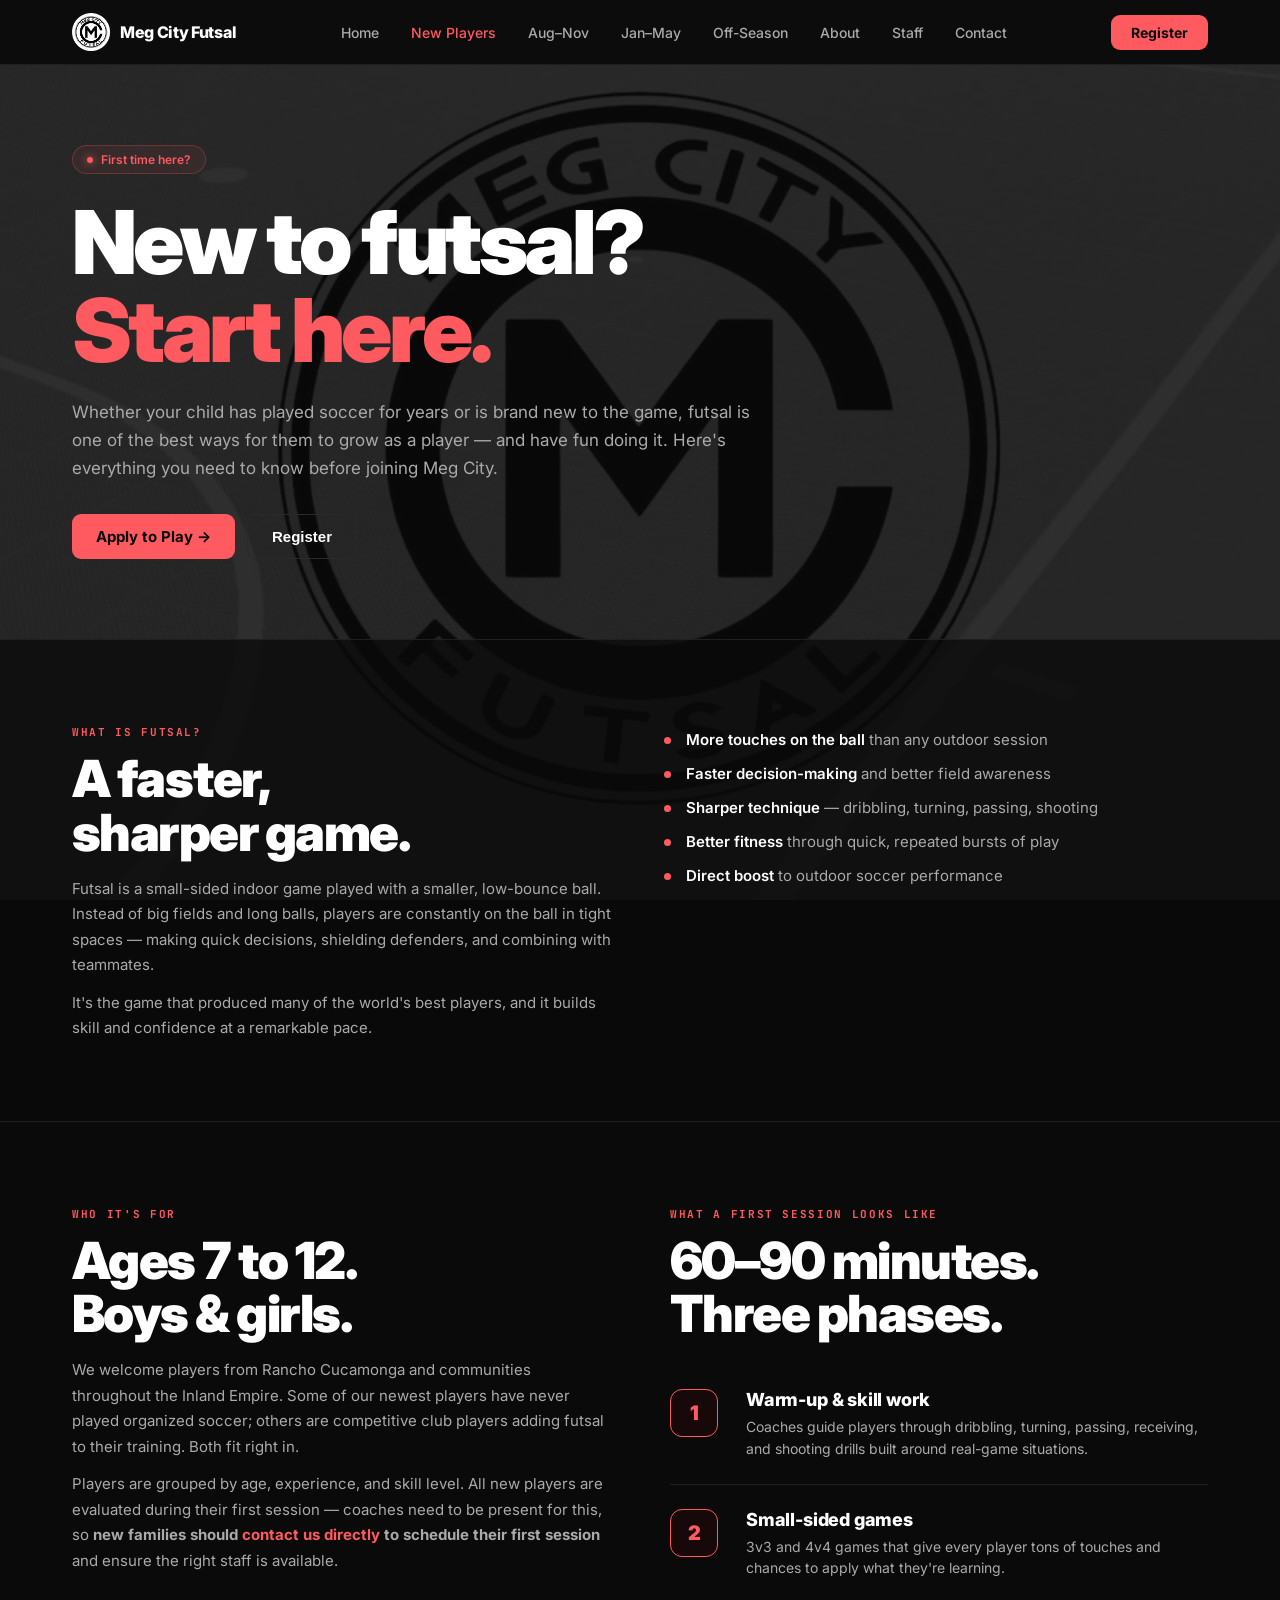
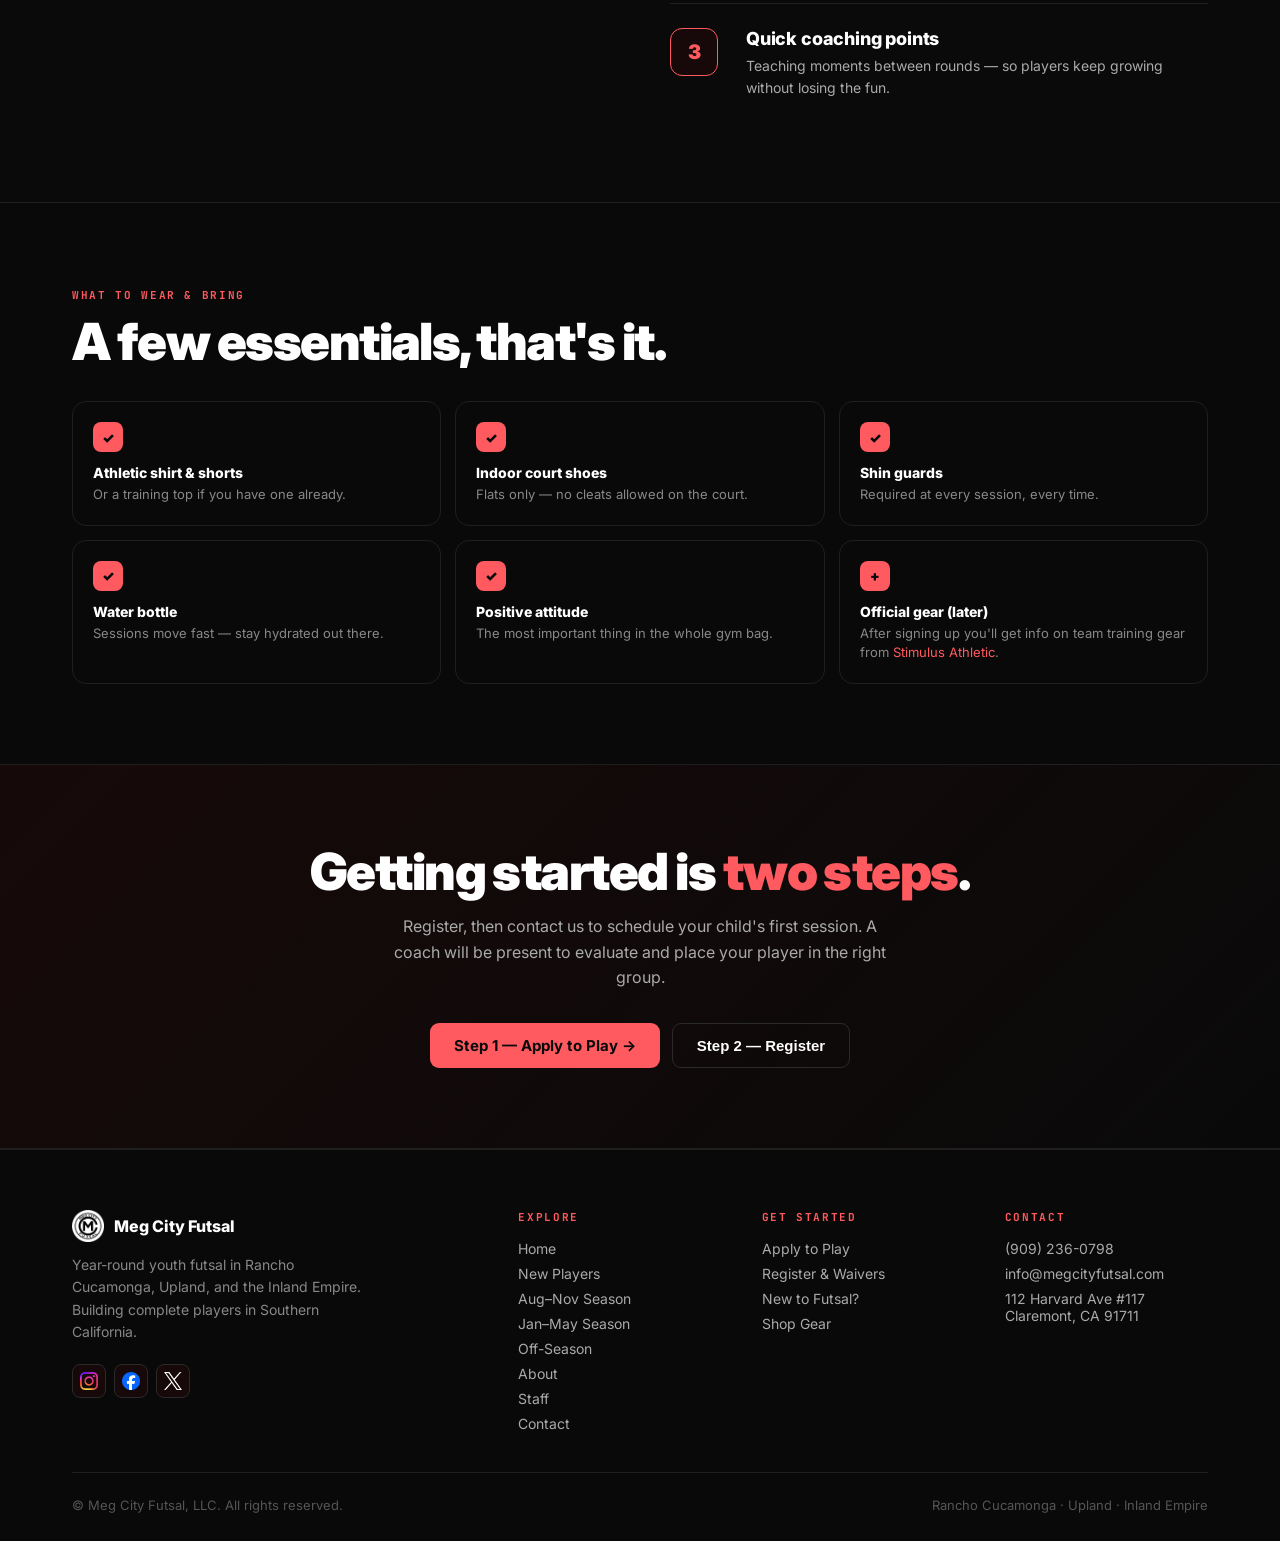
<file: new-players.html>
<!DOCTYPE html>
<html lang="en">
<head>
<meta charset="UTF-8">
<meta name="viewport" content="width=device-width, initial-scale=1.0">
<title>New to Futsal? Start Here | Meg City Futsal</title>
<meta name="description" content="New to futsal? Learn what to expect, what to bring, and how to get started with Meg City Futsal in Rancho Cucamonga and Upland.">
<link rel="canonical" href="https://megcityfutsal.com/new-players">
<meta name="google-site-verification" content="Txp-in6D6bvxMwkqkDALg90oSPfMx3MPjh3uKECRge0" />

<script type="application/ld+json">
{
  "@context": "https://schema.org",
  "@type": "SportsActivityLocation",
  "name": "Meg City Futsal",
  "url": "https://megcityfutsal.com/new-players",
  "telephone": "+1-909-236-0798",
  "email": "info@megcityfutsal.com",
  "address": {
    "@type": "PostalAddress",
    "streetAddress": "112 Harvard Ave #117",
    "addressLocality": "Claremont",
    "addressRegion": "CA",
    "postalCode": "91711",
    "addressCountry": "US"
  },
  "areaServed": ["Rancho Cucamonga", "Upland", "Inland Empire", "Southern California"]
}
</script>

<meta property="og:type" content="website">
<meta property="og:url" content="https://megcityfutsal.com/new-players">
<meta property="og:title" content="New to Futsal? Start Here | Meg City Futsal">
<meta property="og:description" content="New to futsal? Learn what to expect, what to bring, and how to get started with Meg City Futsal in Rancho Cucamonga and Upland.">
<meta property="og:image" content="/og-image.jpg">
<meta name="twitter:card" content="summary_large_image">
<meta name="twitter:site" content="@megcityfutsal">
<meta name="twitter:title" content="New to Futsal? Start Here | Meg City Futsal">
<meta name="twitter:description" content="New to futsal? Learn what to expect, what to bring, and how to get started with Meg City Futsal in Rancho Cucamonga and Upland.">
<meta name="twitter:image" content="/og-image.jpg">

<link rel="icon" type="image/png" href="/favicon.png">
<link rel="apple-touch-icon" href="/apple-touch-icon.png">

<link rel="preconnect" href="https://fonts.googleapis.com">
<link rel="preconnect" href="https://fonts.gstatic.com" crossorigin>
<link rel="preload" as="style" href="https://fonts.googleapis.com/css2?family=Inter:wght@400;500;600;700;800;900&family=JetBrains+Mono:wght@400;500;700&display=swap">
<link href="https://fonts.googleapis.com/css2?family=Inter:wght@400;500;600;700;800;900&family=JetBrains+Mono:wght@400;500;700&display=swap" rel="stylesheet" media="print" onload="this.media='all'">
<noscript><link href="https://fonts.googleapis.com/css2?family=Inter:wght@400;500;600;700;800;900&family=JetBrains+Mono:wght@400;500;700&display=swap" rel="stylesheet"></noscript>
<link rel="stylesheet" href="/styles.css">
</head>
<body>

<nav class="site-nav" id="siteNav">
  <div class="container">
    <div class="nav-inner">
      <a href="/" class="nav-logo" aria-label="Meg City Futsal — go to home">
        <img src="/logo-mark-oncircle.png" alt="" width="592" height="592" style="height:38px; width:auto;">
        Meg City Futsal
      </a>
      <div class="nav-links">
        <a class="nav-link" href="/">Home</a>
        <a class="nav-link active" href="/new-players">New Players</a>
        <a class="nav-link" href="/aug-nov">Aug–Nov</a>
        <a class="nav-link" href="/jan-may">Jan–May</a>
        <a class="nav-link" href="/off-season">Off-Season</a>
        <a class="nav-link" href="/about">About</a>
        <a class="nav-link" href="/staff">Staff</a>
        <a class="nav-link" href="/contact">Contact</a>
      </div>
      <button class="nav-register" onclick="window.open('https://megcityfutsal.sportngin.com/register/form/218301052','_blank','noopener')">Register</button>
      <button class="nav-hamburger" id="hamburger" onclick="toggleMobile()" aria-label="Menu">
        <span></span><span></span><span></span>
      </button>
    </div>
  </div>
  <div class="mobile-menu" id="mobileMenu">
    <a class="mobile-link" href="/">Home</a>
    <a class="mobile-link active" href="/new-players">New Players</a>
    <a class="mobile-link" href="/aug-nov">Aug–Nov Season</a>
    <a class="mobile-link" href="/jan-may">Jan–May Season</a>
    <a class="mobile-link" href="/off-season">Off-Season</a>
    <a class="mobile-link" href="/about">About</a>
    <a class="mobile-link" href="/staff">Staff</a>
    <a class="mobile-link" href="/contact">Contact</a>
    <button class="mobile-register" onclick="window.open('https://megcityfutsal.sportngin.com/register/form/218301052','_blank','noopener')">Register →</button>
  </div>
</nav>

<div class="section">
  <div class="container">
    <div class="eyebrow"><span class="dot"></span> First time here?</div>
    <h1 class="display">New to futsal?<br><span class="coral">Start here.</span></h1>
    <p class="lead mt-24" style="max-width:700px;">Whether your child has played soccer for years or is brand new to the game, futsal is one of the best ways for them to grow as a player — and have fun doing it. Here's everything you need to know before joining Meg City.</p>
    <div class="btn-group mt-32">
      <a href="https://megcityfutsal.sportngin.com/register/form/266783886" target="_blank" rel="noopener" class="btn btn-primary">Apply to Play →</a>
      <button class="btn btn-outline" onclick="window.open('https://megcityfutsal.sportngin.com/register/form/218301052','_blank','noopener')">Register</button>
    </div>
  </div>
</div>

<div class="section" style="background:var(--bg2); border-top:1px solid var(--bdr);">
  <div class="container">
    <div class="grid-2" style="align-items:start;">
      <div>
        <span class="coral-label">What is futsal?</span>
        <h2 class="heading-lg mt-12">A faster,<br>sharper game.</h2>
        <p class="body mt-16">Futsal is a small-sided indoor game played with a smaller, low-bounce ball. Instead of big fields and long balls, players are constantly on the ball in tight spaces — making quick decisions, shielding defenders, and combining with teammates.</p>
        <p class="body mt-12">It's the game that produced many of the world's best players, and it builds skill and confidence at a remarkable pace.</p>
      </div>
      <ul class="bullet-list" style="margin-top:8px;">
        <li><strong>More touches on the ball</strong> than any outdoor session</li>
        <li><strong>Faster decision-making</strong> and better field awareness</li>
        <li><strong>Sharper technique</strong> — dribbling, turning, passing, shooting</li>
        <li><strong>Better fitness</strong> through quick, repeated bursts of play</li>
        <li><strong>Direct boost</strong> to outdoor soccer performance</li>
      </ul>
    </div>
  </div>
</div>

<div class="section">
  <div class="container">
    <div class="grid-2" style="align-items:start; gap:60px;">
      <div>
        <span class="coral-label">Who it's for</span>
        <h2 class="heading-lg mt-12">Ages 7 to 12.<br>Boys &amp; girls.</h2>
        <p class="body mt-16">We welcome players from Rancho Cucamonga and communities throughout the Inland Empire. Some of our newest players have never played organized soccer; others are competitive club players adding futsal to their training. Both fit right in.</p>
        <p class="body mt-12">Players are grouped by age, experience, and skill level. All new players are evaluated during their first session — coaches need to be present for this, so <strong>new families should <a href="/contact" style="color:var(--coral);">contact us directly</a> to schedule their first session</strong> and ensure the right staff is available.</p>
      </div>
      <div>
        <span class="coral-label">What a first session looks like</span>
        <h2 class="heading-lg mt-12">60–90 minutes.<br>Three phases.</h2>
        <div class="mt-24">
          <div class="step">
            <div class="step-num">1</div>
            <div>
              <h4 class="heading-sm">Warm-up &amp; skill work</h4>
              <p>Coaches guide players through dribbling, turning, passing, receiving, and shooting drills built around real-game situations.</p>
            </div>
          </div>
          <div class="step">
            <div class="step-num">2</div>
            <div>
              <h4 class="heading-sm">Small-sided games</h4>
              <p>3v3 and 4v4 games that give every player tons of touches and chances to apply what they're learning.</p>
            </div>
          </div>
          <div class="step">
            <div class="step-num">3</div>
            <div>
              <h4 class="heading-sm">Quick coaching points</h4>
              <p>Teaching moments between rounds — so players keep growing without losing the fun.</p>
            </div>
          </div>
        </div>
      </div>
    </div>
  </div>
</div>

<div class="section" style="background:var(--bg2); border-top:1px solid var(--bdr);">
  <div class="container">
    <span class="coral-label">What to wear &amp; bring</span>
    <h2 class="heading-lg mt-12">A few essentials, that's it.</h2>
    <div class="check-grid mt-32">
      <div class="check-item">
        <div class="check-icon">✓</div>
        <h5>Athletic shirt &amp; shorts</h5>
        <p>Or a training top if you have one already.</p>
      </div>
      <div class="check-item">
        <div class="check-icon">✓</div>
        <h5>Indoor court shoes</h5>
        <p>Flats only — no cleats allowed on the court.</p>
      </div>
      <div class="check-item">
        <div class="check-icon">✓</div>
        <h5>Shin guards</h5>
        <p>Required at every session, every time.</p>
      </div>
      <div class="check-item">
        <div class="check-icon">✓</div>
        <h5>Water bottle</h5>
        <p>Sessions move fast — stay hydrated out there.</p>
      </div>
      <div class="check-item">
        <div class="check-icon">✓</div>
        <h5>Positive attitude</h5>
        <p>The most important thing in the whole gym bag.</p>
      </div>
      <div class="check-item">
        <div class="check-icon">+</div>
        <h5>Official gear (later)</h5>
        <p>After signing up you'll get info on team training gear from <a href="https://stimulusathletic.com/collections/meg-city-futsal" target="_blank" rel="noopener" style="color:var(--coral);">Stimulus Athletic</a>.</p>
      </div>
    </div>
  </div>
</div>

<div class="cta-block">
  <div class="container">
    <h2 class="heading-lg">Getting started is <span class="coral">two steps</span>.</h2>
    <p>Register, then contact us to schedule your child's first session. A coach will be present to evaluate and place your player in the right group.</p>
    <div class="btn-group" style="justify-content:center;">
      <a href="https://megcityfutsal.sportngin.com/register/form/266783886" target="_blank" rel="noopener" class="btn btn-primary">Step 1 — Apply to Play →</a>
      <button class="btn btn-outline" onclick="window.open('https://megcityfutsal.sportngin.com/register/form/218301052','_blank','noopener')">Step 2 — Register</button>
    </div>
  </div>
</div>

<footer class="site-footer" id="siteFooter">
  <div class="container">
    <div class="footer-grid">
      <div>
        <div class="footer-brand">
          <img src="/logo-mark-oncircle.png" alt="" width="592" height="592" style="height:32px; width:auto;">
          Meg City Futsal
        </div>
        <p class="footer-tagline">Year-round youth futsal in Rancho Cucamonga, Upland, and the Inland Empire. Building complete players in Southern California.</p>
        <div class="footer-socials">
          <a href="https://www.instagram.com/megcityfutsal/" target="_blank" rel="noopener" class="social-btn" aria-label="Instagram"><img src="/ig-logo.png" alt="" width="128" height="128"></a>
          <a href="http://www.facebook.com/MegCityFutsal" target="_blank" rel="noopener" class="social-btn" aria-label="Facebook"><img src="/fb-logo.png" alt="" width="128" height="128"></a>
          <a href="https://twitter.com/megcityfutsal" target="_blank" rel="noopener" class="social-btn" aria-label="Twitter / X"><img src="/x-logo.png" alt="" width="128" height="128"></a>
        </div>
      </div>
      <div class="footer-col">
        <h4>Explore</h4>
        <ul>
          <li><a href="/">Home</a></li>
          <li><a href="/new-players">New Players</a></li>
          <li><a href="/aug-nov">Aug–Nov Season</a></li>
          <li><a href="/jan-may">Jan–May Season</a></li>
          <li><a href="/off-season">Off-Season</a></li>
          <li><a href="/about">About</a></li>
          <li><a href="/staff">Staff</a></li>
          <li><a href="/contact">Contact</a></li>
        </ul>
      </div>
      <div class="footer-col">
        <h4>Get Started</h4>
        <ul>
          <li><a href="https://megcityfutsal.sportngin.com/register/form/266783886" target="_blank" rel="noopener">Apply to Play</a></li>
          <li><a href="https://megcityfutsal.sportngin.com/register/form/218301052" target="_blank" rel="noopener">Register &amp; Waivers</a></li>
          <li><a href="/new-players">New to Futsal?</a></li>
          <li><a href="https://stimulusathletic.com/collections/meg-city-futsal" target="_blank" rel="noopener">Shop Gear</a></li>
        </ul>
      </div>
      <div class="footer-col">
        <h4>Contact</h4>
        <ul>
          <li><a href="tel:9092360798">(909) 236-0798</a></li>
          <li><a href="mailto:info@megcityfutsal.com">info@megcityfutsal.com</a></li>
          <li>112 Harvard Ave #117<br>Claremont, CA 91711</li>
        </ul>
      </div>
    </div>
    <div class="footer-bottom">
      <div>© Meg City Futsal, LLC. All rights reserved.</div>
      <div style="color:var(--txt-faint);">Rancho Cucamonga · Upland · Inland Empire</div>
    </div>
  </div>
</footer>

<script src="/script.js" defer></script>
</body>
</html>
</file>
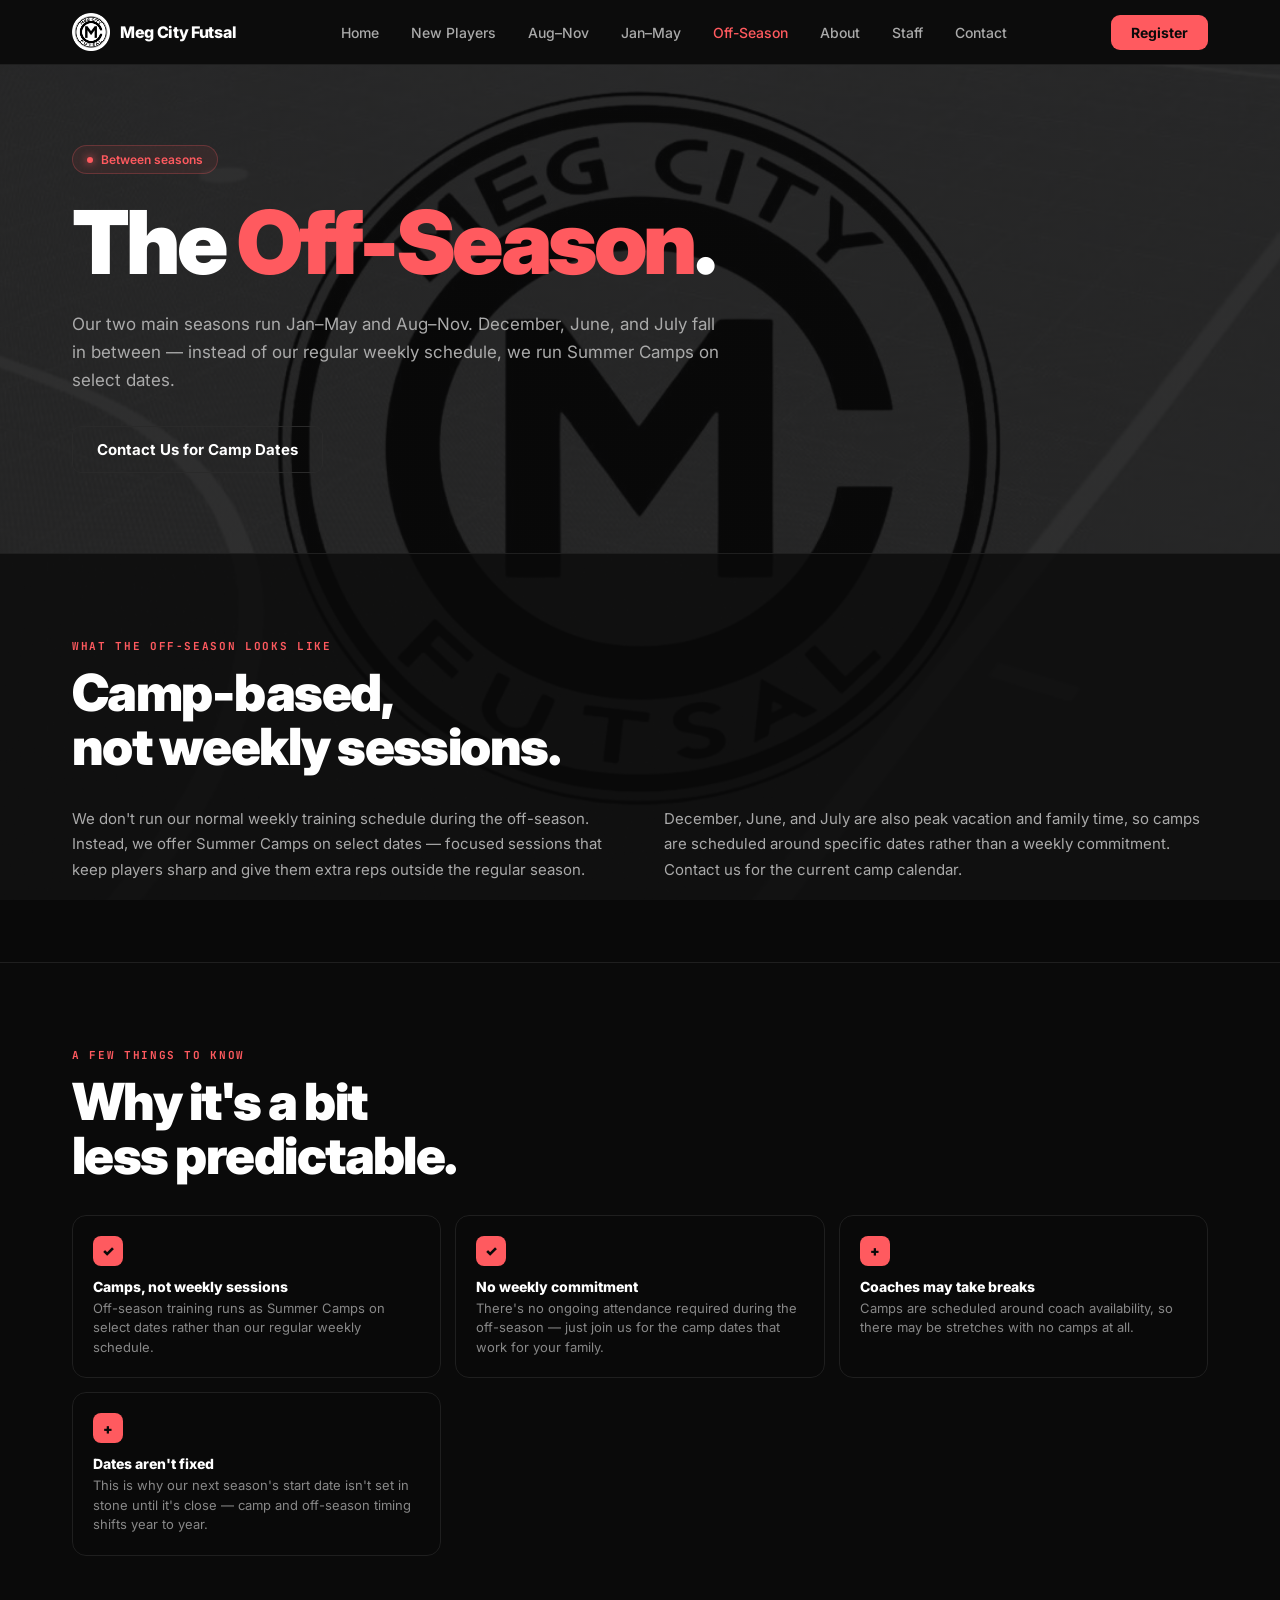
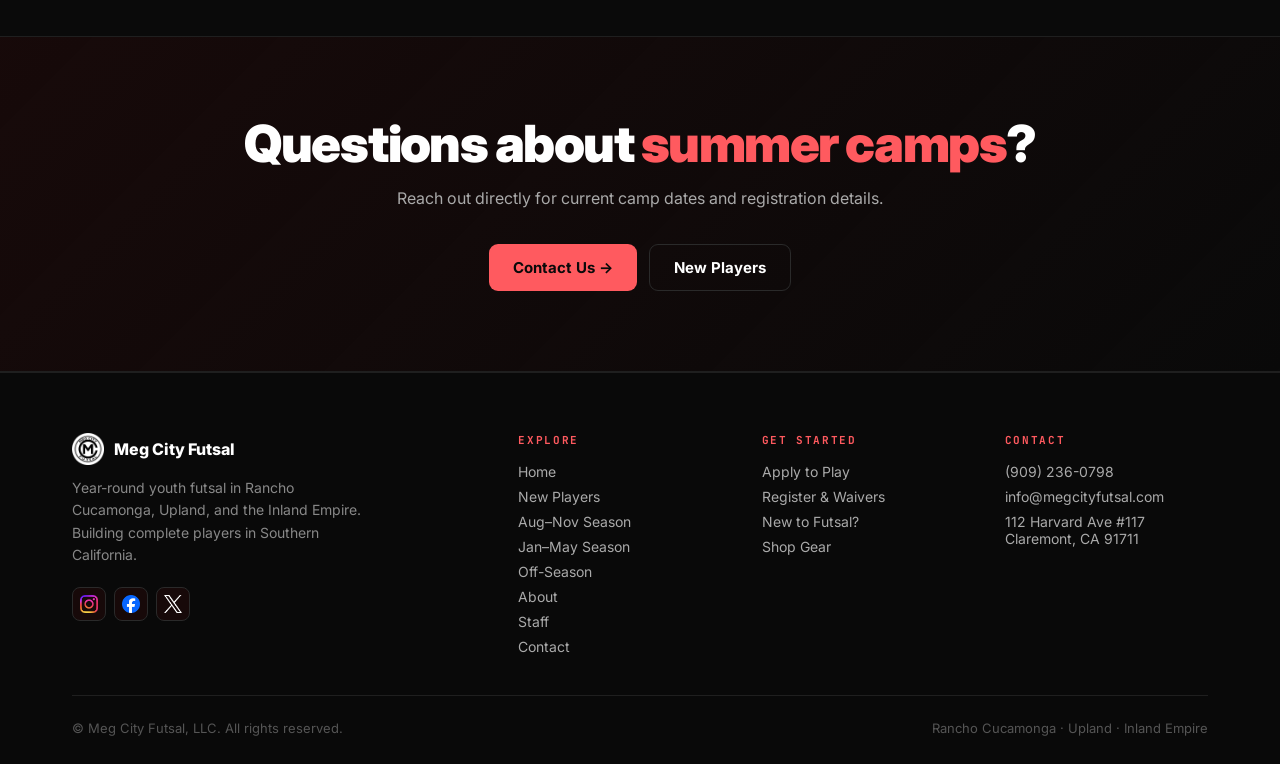
<file: off-season.html>
<!DOCTYPE html>
<html lang="en">
<head>
<meta charset="UTF-8">
<meta name="viewport" content="width=device-width, initial-scale=1.0">
<title>Summer Camps &amp; Off-Season Training | Meg City Futsal</title>
<meta name="description" content="Meg City Futsal's off-season includes select-date Summer Camps in December, June, and July in Rancho Cucamonga and Upland.">
<link rel="canonical" href="https://megcityfutsal.com/off-season">
<meta name="google-site-verification" content="Txp-in6D6bvxMwkqkDALg90oSPfMx3MPjh3uKECRge0" />

<script type="application/ld+json">
{
  "@context": "https://schema.org",
  "@type": "SportsActivityLocation",
  "name": "Meg City Futsal",
  "url": "https://megcityfutsal.com/off-season",
  "telephone": "+1-909-236-0798",
  "email": "info@megcityfutsal.com",
  "address": {
    "@type": "PostalAddress",
    "streetAddress": "112 Harvard Ave #117",
    "addressLocality": "Claremont",
    "addressRegion": "CA",
    "postalCode": "91711",
    "addressCountry": "US"
  },
  "areaServed": ["Rancho Cucamonga", "Upland", "Inland Empire", "Southern California"]
}
</script>

<meta property="og:type" content="website">
<meta property="og:url" content="https://megcityfutsal.com/off-season">
<meta property="og:title" content="Summer Camps &amp; Off-Season Training | Meg City Futsal">
<meta property="og:description" content="Meg City Futsal's off-season includes select-date Summer Camps in December, June, and July in Rancho Cucamonga and Upland.">
<meta property="og:image" content="/og-image.jpg">
<meta name="twitter:card" content="summary_large_image">
<meta name="twitter:site" content="@megcityfutsal">
<meta name="twitter:title" content="Summer Camps &amp; Off-Season Training | Meg City Futsal">
<meta name="twitter:description" content="Meg City Futsal's off-season includes select-date Summer Camps in December, June, and July in Rancho Cucamonga and Upland.">
<meta name="twitter:image" content="/og-image.jpg">

<link rel="icon" type="image/png" href="/favicon.png">
<link rel="apple-touch-icon" href="/apple-touch-icon.png">

<link rel="preconnect" href="https://fonts.googleapis.com">
<link rel="preconnect" href="https://fonts.gstatic.com" crossorigin>
<link rel="preload" as="style" href="https://fonts.googleapis.com/css2?family=Inter:wght@400;500;600;700;800;900&family=JetBrains+Mono:wght@400;500;700&display=swap">
<link href="https://fonts.googleapis.com/css2?family=Inter:wght@400;500;600;700;800;900&family=JetBrains+Mono:wght@400;500;700&display=swap" rel="stylesheet" media="print" onload="this.media='all'">
<noscript><link href="https://fonts.googleapis.com/css2?family=Inter:wght@400;500;600;700;800;900&family=JetBrains+Mono:wght@400;500;700&display=swap" rel="stylesheet"></noscript>
<link rel="stylesheet" href="/styles.css">
</head>
<body>

<nav class="site-nav" id="siteNav">
  <div class="container">
    <div class="nav-inner">
      <a href="/" class="nav-logo" aria-label="Meg City Futsal — go to home">
        <img src="/logo-mark-oncircle.png" alt="" width="592" height="592" style="height:38px; width:auto;">
        Meg City Futsal
      </a>
      <div class="nav-links">
        <a class="nav-link" href="/">Home</a>
        <a class="nav-link" href="/new-players">New Players</a>
        <a class="nav-link" href="/aug-nov">Aug–Nov</a>
        <a class="nav-link" href="/jan-may">Jan–May</a>
        <a class="nav-link active" href="/off-season">Off-Season</a>
        <a class="nav-link" href="/about">About</a>
        <a class="nav-link" href="/staff">Staff</a>
        <a class="nav-link" href="/contact">Contact</a>
      </div>
      <button class="nav-register" onclick="window.open('https://megcityfutsal.sportngin.com/register/form/218301052','_blank','noopener')">Register</button>
      <button class="nav-hamburger" id="hamburger" onclick="toggleMobile()" aria-label="Menu">
        <span></span><span></span><span></span>
      </button>
    </div>
  </div>
  <div class="mobile-menu" id="mobileMenu">
    <a class="mobile-link" href="/">Home</a>
    <a class="mobile-link" href="/new-players">New Players</a>
    <a class="mobile-link" href="/aug-nov">Aug–Nov Season</a>
    <a class="mobile-link" href="/jan-may">Jan–May Season</a>
    <a class="mobile-link active" href="/off-season">Off-Season</a>
    <a class="mobile-link" href="/about">About</a>
    <a class="mobile-link" href="/staff">Staff</a>
    <a class="mobile-link" href="/contact">Contact</a>
    <button class="mobile-register" onclick="window.open('https://megcityfutsal.sportngin.com/register/form/218301052','_blank','noopener')">Register →</button>
  </div>
</nav>

<div class="section">
  <div class="container">
    <div class="eyebrow"><span class="dot"></span> Between seasons</div>
    <h1 class="display">The <span class="coral">Off-Season</span>.</h1>
    <p class="lead mt-24" style="max-width:660px;">Our two main seasons run Jan–May and Aug–Nov. December, June, and July fall in between — instead of our regular weekly schedule, we run Summer Camps on select dates.</p>
    <div class="btn-group mt-32">
      <a href="/contact" class="btn btn-outline">Contact Us for Camp Dates</a>
    </div>
  </div>
</div>

<div class="section" style="background:var(--bg2); border-top:1px solid var(--bdr);">
  <div class="container">
    <span class="coral-label">What the off-season looks like</span>
    <h2 class="heading-lg mt-12">Camp-based,<br>not weekly sessions.</h2>
    <div class="grid-2 mt-32" style="align-items:start;">
      <p class="body">We don't run our normal weekly training schedule during the off-season. Instead, we offer Summer Camps on select dates — focused sessions that keep players sharp and give them extra reps outside the regular season.</p>
      <p class="body">December, June, and July are also peak vacation and family time, so camps are scheduled around specific dates rather than a weekly commitment. Contact us for the current camp calendar.</p>
    </div>
  </div>
</div>

<div class="section">
  <div class="container">
    <span class="coral-label">A few things to know</span>
    <h2 class="heading-lg mt-12">Why it's a bit<br>less predictable.</h2>
    <div class="check-grid mt-32">
      <div class="check-item">
        <div class="check-icon">✓</div>
        <h5>Camps, not weekly sessions</h5>
        <p>Off-season training runs as Summer Camps on select dates rather than our regular weekly schedule.</p>
      </div>
      <div class="check-item">
        <div class="check-icon">✓</div>
        <h5>No weekly commitment</h5>
        <p>There's no ongoing attendance required during the off-season — just join us for the camp dates that work for your family.</p>
      </div>
      <div class="check-item">
        <div class="check-icon">+</div>
        <h5>Coaches may take breaks</h5>
        <p>Camps are scheduled around coach availability, so there may be stretches with no camps at all.</p>
      </div>
      <div class="check-item">
        <div class="check-icon">+</div>
        <h5>Dates aren't fixed</h5>
        <p>This is why our next season's start date isn't set in stone until it's close — camp and off-season timing shifts year to year.</p>
      </div>
    </div>
  </div>
</div>

<div class="cta-block">
  <div class="container">
    <h2 class="heading-lg">Questions about <span class="coral">summer camps</span>?</h2>
    <p>Reach out directly for current camp dates and registration details.</p>
    <div class="btn-group" style="justify-content:center;">
      <a href="/contact" class="btn btn-primary">Contact Us →</a>
      <a href="/new-players" class="btn btn-outline">New Players</a>
    </div>
  </div>
</div>

<footer class="site-footer" id="siteFooter">
  <div class="container">
    <div class="footer-grid">
      <div>
        <div class="footer-brand">
          <img src="/logo-mark-oncircle.png" alt="" width="592" height="592" style="height:32px; width:auto;">
          Meg City Futsal
        </div>
        <p class="footer-tagline">Year-round youth futsal in Rancho Cucamonga, Upland, and the Inland Empire. Building complete players in Southern California.</p>
        <div class="footer-socials">
          <a href="https://www.instagram.com/megcityfutsal/" target="_blank" rel="noopener" class="social-btn" aria-label="Instagram"><img src="/ig-logo.png" alt="" width="128" height="128"></a>
          <a href="http://www.facebook.com/MegCityFutsal" target="_blank" rel="noopener" class="social-btn" aria-label="Facebook"><img src="/fb-logo.png" alt="" width="128" height="128"></a>
          <a href="https://twitter.com/megcityfutsal" target="_blank" rel="noopener" class="social-btn" aria-label="Twitter / X"><img src="/x-logo.png" alt="" width="128" height="128"></a>
        </div>
      </div>
      <div class="footer-col">
        <h4>Explore</h4>
        <ul>
          <li><a href="/">Home</a></li>
          <li><a href="/new-players">New Players</a></li>
          <li><a href="/aug-nov">Aug–Nov Season</a></li>
          <li><a href="/jan-may">Jan–May Season</a></li>
          <li><a href="/off-season">Off-Season</a></li>
          <li><a href="/about">About</a></li>
          <li><a href="/staff">Staff</a></li>
          <li><a href="/contact">Contact</a></li>
        </ul>
      </div>
      <div class="footer-col">
        <h4>Get Started</h4>
        <ul>
          <li><a href="https://megcityfutsal.sportngin.com/register/form/266783886" target="_blank" rel="noopener">Apply to Play</a></li>
          <li><a href="https://megcityfutsal.sportngin.com/register/form/218301052" target="_blank" rel="noopener">Register &amp; Waivers</a></li>
          <li><a href="/new-players">New to Futsal?</a></li>
          <li><a href="https://stimulusathletic.com/collections/meg-city-futsal" target="_blank" rel="noopener">Shop Gear</a></li>
        </ul>
      </div>
      <div class="footer-col">
        <h4>Contact</h4>
        <ul>
          <li><a href="tel:9092360798">(909) 236-0798</a></li>
          <li><a href="mailto:info@megcityfutsal.com">info@megcityfutsal.com</a></li>
          <li>112 Harvard Ave #117<br>Claremont, CA 91711</li>
        </ul>
      </div>
    </div>
    <div class="footer-bottom">
      <div>© Meg City Futsal, LLC. All rights reserved.</div>
      <div style="color:var(--txt-faint);">Rancho Cucamonga · Upland · Inland Empire</div>
    </div>
  </div>
</footer>

<script src="/script.js" defer></script>
</body>
</html>
</file>
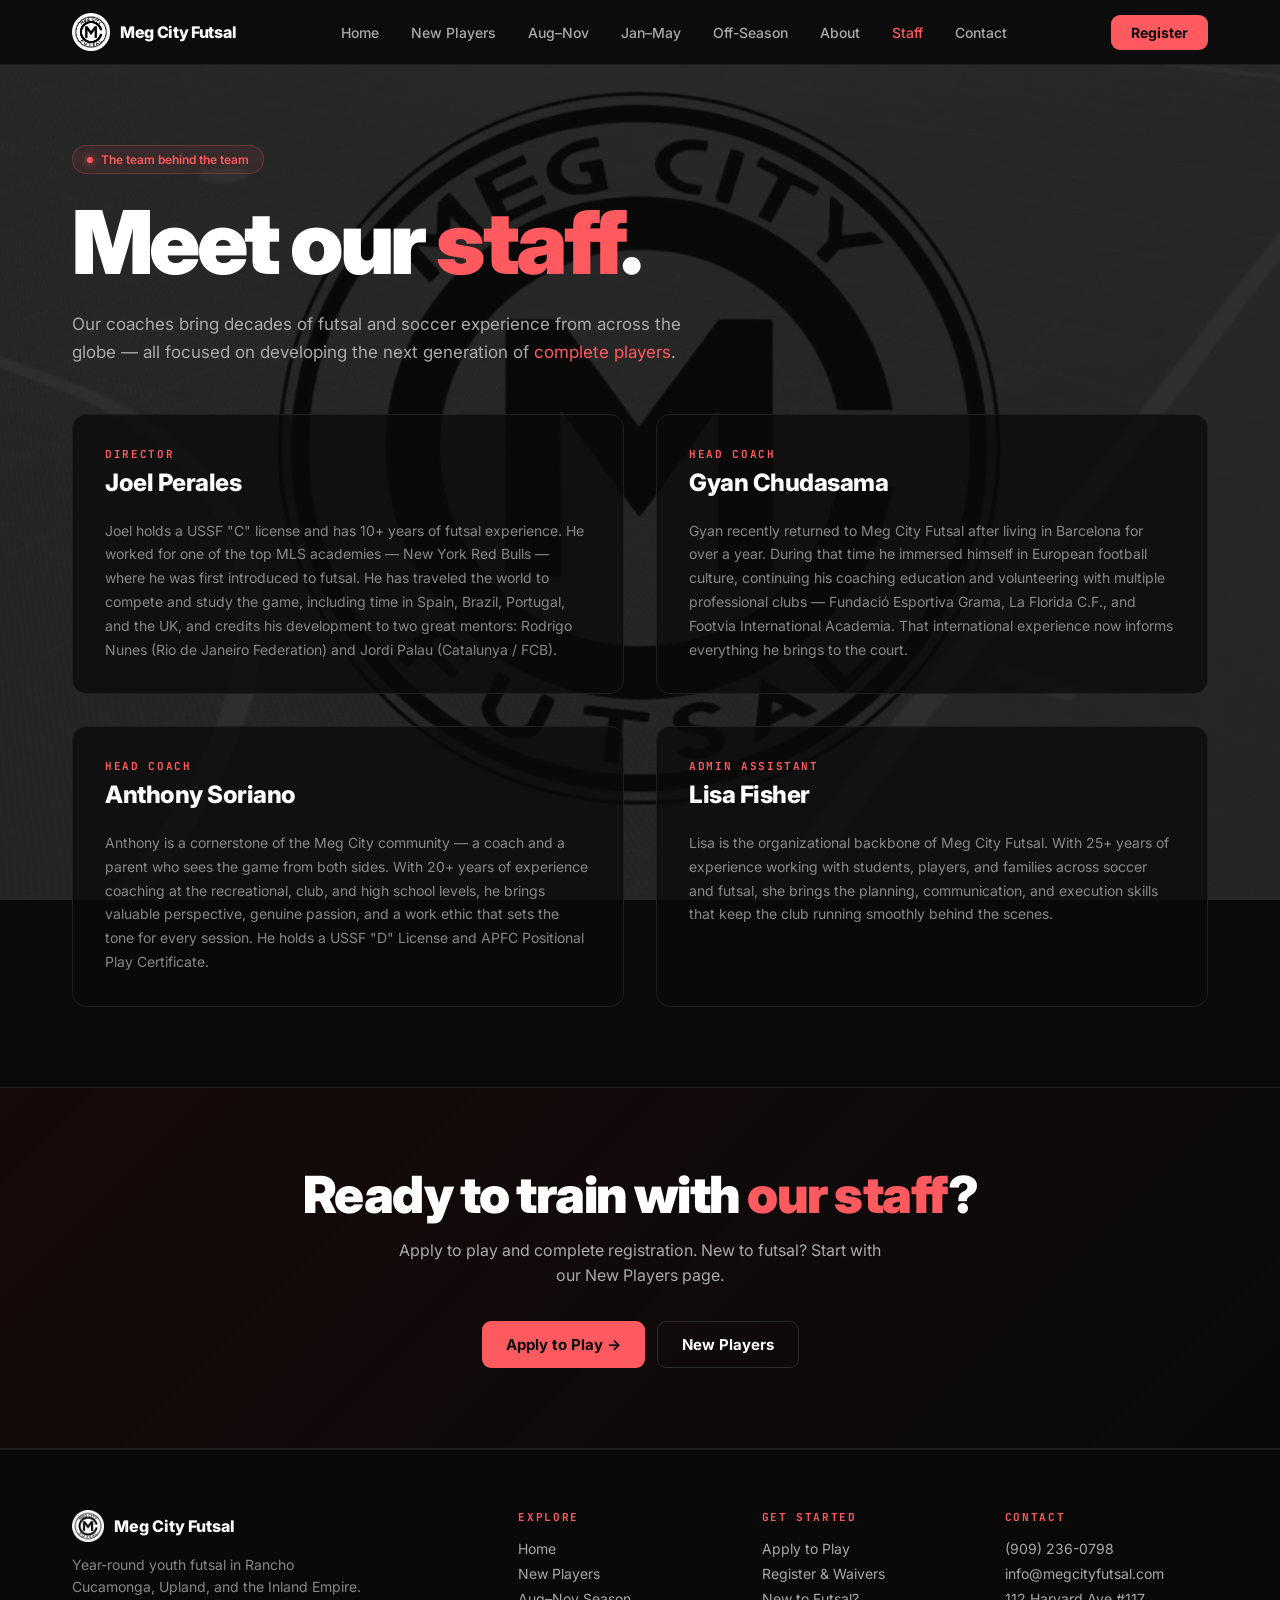
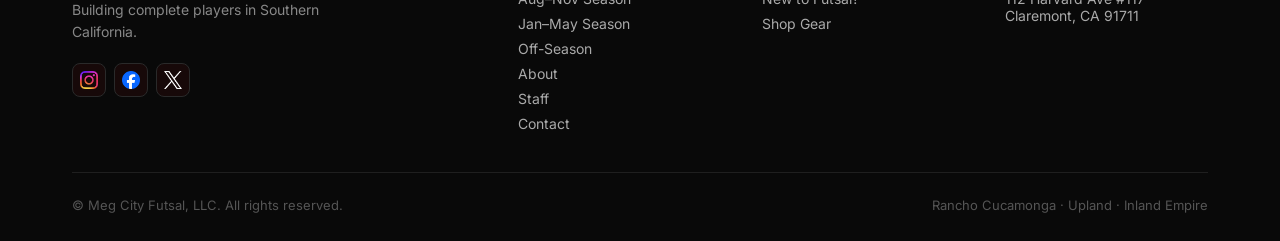
<file: staff.html>
<!DOCTYPE html>
<html lang="en">
<head>
<meta charset="UTF-8">
<meta name="viewport" content="width=device-width, initial-scale=1.0">
<title>Our Coaches | Meg City Futsal Staff</title>
<meta name="description" content="Meet the Meg City Futsal coaching staff — USSF-licensed coaches with experience at NY Red Bulls, in Barcelona, and across youth and competitive soccer.">
<link rel="canonical" href="https://megcityfutsal.com/staff">
<meta name="google-site-verification" content="Txp-in6D6bvxMwkqkDALg90oSPfMx3MPjh3uKECRge0" />

<script type="application/ld+json">
{
  "@context": "https://schema.org",
  "@type": "SportsActivityLocation",
  "name": "Meg City Futsal",
  "url": "https://megcityfutsal.com/staff",
  "telephone": "+1-909-236-0798",
  "email": "info@megcityfutsal.com",
  "address": {
    "@type": "PostalAddress",
    "streetAddress": "112 Harvard Ave #117",
    "addressLocality": "Claremont",
    "addressRegion": "CA",
    "postalCode": "91711",
    "addressCountry": "US"
  },
  "areaServed": ["Rancho Cucamonga", "Upland", "Inland Empire", "Southern California"]
}
</script>

<meta property="og:type" content="website">
<meta property="og:url" content="https://megcityfutsal.com/staff">
<meta property="og:title" content="Our Coaches | Meg City Futsal Staff">
<meta property="og:description" content="Meet the Meg City Futsal coaching staff — USSF-licensed coaches with experience at NY Red Bulls, in Barcelona, and across youth and competitive soccer.">
<meta property="og:image" content="/og-image.jpg">
<meta name="twitter:card" content="summary_large_image">
<meta name="twitter:site" content="@megcityfutsal">
<meta name="twitter:title" content="Our Coaches | Meg City Futsal Staff">
<meta name="twitter:description" content="Meet the Meg City Futsal coaching staff — USSF-licensed coaches with experience at NY Red Bulls, in Barcelona, and across youth and competitive soccer.">
<meta name="twitter:image" content="/og-image.jpg">

<link rel="icon" type="image/png" href="/favicon.png">
<link rel="apple-touch-icon" href="/apple-touch-icon.png">

<link rel="preconnect" href="https://fonts.googleapis.com">
<link rel="preconnect" href="https://fonts.gstatic.com" crossorigin>
<link rel="preload" as="style" href="https://fonts.googleapis.com/css2?family=Inter:wght@400;500;600;700;800;900&family=JetBrains+Mono:wght@400;500;700&display=swap">
<link href="https://fonts.googleapis.com/css2?family=Inter:wght@400;500;600;700;800;900&family=JetBrains+Mono:wght@400;500;700&display=swap" rel="stylesheet" media="print" onload="this.media='all'">
<noscript><link href="https://fonts.googleapis.com/css2?family=Inter:wght@400;500;600;700;800;900&family=JetBrains+Mono:wght@400;500;700&display=swap" rel="stylesheet"></noscript>
<link rel="stylesheet" href="/styles.css">
</head>
<body>

<nav class="site-nav" id="siteNav">
  <div class="container">
    <div class="nav-inner">
      <a href="/" class="nav-logo" aria-label="Meg City Futsal — go to home">
        <img src="/logo-mark-oncircle.png" alt="" width="592" height="592" style="height:38px; width:auto;">
        Meg City Futsal
      </a>
      <div class="nav-links">
        <a class="nav-link" href="/">Home</a>
        <a class="nav-link" href="/new-players">New Players</a>
        <a class="nav-link" href="/aug-nov">Aug–Nov</a>
        <a class="nav-link" href="/jan-may">Jan–May</a>
        <a class="nav-link" href="/off-season">Off-Season</a>
        <a class="nav-link" href="/about">About</a>
        <a class="nav-link active" href="/staff">Staff</a>
        <a class="nav-link" href="/contact">Contact</a>
      </div>
      <button class="nav-register" onclick="window.open('https://megcityfutsal.sportngin.com/register/form/218301052','_blank','noopener')">Register</button>
      <button class="nav-hamburger" id="hamburger" onclick="toggleMobile()" aria-label="Menu">
        <span></span><span></span><span></span>
      </button>
    </div>
  </div>
  <div class="mobile-menu" id="mobileMenu">
    <a class="mobile-link" href="/">Home</a>
    <a class="mobile-link" href="/new-players">New Players</a>
    <a class="mobile-link" href="/aug-nov">Aug–Nov Season</a>
    <a class="mobile-link" href="/jan-may">Jan–May Season</a>
    <a class="mobile-link" href="/off-season">Off-Season</a>
    <a class="mobile-link" href="/about">About</a>
    <a class="mobile-link active" href="/staff">Staff</a>
    <a class="mobile-link" href="/contact">Contact</a>
    <button class="mobile-register" onclick="window.open('https://megcityfutsal.sportngin.com/register/form/218301052','_blank','noopener')">Register →</button>
  </div>
</nav>

<div class="section">
  <div class="container">
    <div class="eyebrow"><span class="dot"></span> The team behind the team</div>
    <h1 class="display">Meet our <span class="coral">staff</span>.</h1>
    <p class="lead mt-24" style="max-width:620px;">Our coaches bring decades of futsal and soccer experience from across the globe — all focused on developing the next generation of <a href="/about" style="color:var(--coral);">complete players</a>.</p>

    <div class="grid-2 mt-48" style="gap:32px;">

      <div class="tile" style="padding:32px; display:flex; flex-direction:column; gap:16px;">
        <div>
          <div class="coral-label">Director</div>
          <h3 class="heading-md" style="margin-top:8px;">Joel Perales</h3>
        </div>
        <p class="body" style="font-size:14px; line-height:1.7;">Joel holds a USSF "C" license and has 10+ years of futsal experience. He worked for one of the top MLS academies — New York Red Bulls — where he was first introduced to futsal. He has traveled the world to compete and study the game, including time in Spain, Brazil, Portugal, and the UK, and credits his development to two great mentors: Rodrigo Nunes (Rio de Janeiro Federation) and Jordi Palau (Catalunya / FCB).</p>
      </div>

      <div class="tile" style="padding:32px; display:flex; flex-direction:column; gap:16px;">
        <div>
          <div class="coral-label">Head Coach</div>
          <h3 class="heading-md" style="margin-top:8px;">Gyan Chudasama</h3>
        </div>
        <p class="body" style="font-size:14px; line-height:1.7;">Gyan recently returned to Meg City Futsal after living in Barcelona for over a year. During that time he immersed himself in European football culture, continuing his coaching education and volunteering with multiple professional clubs — Fundació Esportiva Grama, La Florida C.F., and Footvia International Academia. That international experience now informs everything he brings to the court.</p>
      </div>

      <div class="tile" style="padding:32px; display:flex; flex-direction:column; gap:16px;">
        <div>
          <div class="coral-label">Head Coach</div>
          <h3 class="heading-md" style="margin-top:8px;">Anthony Soriano</h3>
        </div>
        <p class="body" style="font-size:14px; line-height:1.7;">Anthony is a cornerstone of the Meg City community — a coach and a parent who sees the game from both sides. With 20+ years of experience coaching at the recreational, club, and high school levels, he brings valuable perspective, genuine passion, and a work ethic that sets the tone for every session. He holds a USSF "D" License and APFC Positional Play Certificate.</p>
      </div>

      <div class="tile" style="padding:32px; display:flex; flex-direction:column; gap:16px;">
        <div>
          <div class="coral-label">Admin Assistant</div>
          <h3 class="heading-md" style="margin-top:8px;">Lisa Fisher</h3>
        </div>
        <p class="body" style="font-size:14px; line-height:1.7;">Lisa is the organizational backbone of Meg City Futsal. With 25+ years of experience working with students, players, and families across soccer and futsal, she brings the planning, communication, and execution skills that keep the club running smoothly behind the scenes.</p>
      </div>

    </div>
  </div>
</div>

<div class="cta-block">
  <div class="container">
    <h2 class="heading-lg">Ready to train with <span class="coral">our staff</span>?</h2>
    <p>Apply to play and complete registration. New to futsal? Start with our New Players page.</p>
    <div class="btn-group" style="justify-content:center;">
      <a href="https://megcityfutsal.sportngin.com/register/form/266783886" target="_blank" rel="noopener" class="btn btn-primary">Apply to Play →</a>
      <a href="/new-players" class="btn btn-outline">New Players</a>
    </div>
  </div>
</div>

<footer class="site-footer" id="siteFooter">
  <div class="container">
    <div class="footer-grid">
      <div>
        <div class="footer-brand">
          <img src="/logo-mark-oncircle.png" alt="" width="592" height="592" style="height:32px; width:auto;">
          Meg City Futsal
        </div>
        <p class="footer-tagline">Year-round youth futsal in Rancho Cucamonga, Upland, and the Inland Empire. Building complete players in Southern California.</p>
        <div class="footer-socials">
          <a href="https://www.instagram.com/megcityfutsal/" target="_blank" rel="noopener" class="social-btn" aria-label="Instagram"><img src="/ig-logo.png" alt="" width="128" height="128"></a>
          <a href="http://www.facebook.com/MegCityFutsal" target="_blank" rel="noopener" class="social-btn" aria-label="Facebook"><img src="/fb-logo.png" alt="" width="128" height="128"></a>
          <a href="https://twitter.com/megcityfutsal" target="_blank" rel="noopener" class="social-btn" aria-label="Twitter / X"><img src="/x-logo.png" alt="" width="128" height="128"></a>
        </div>
      </div>
      <div class="footer-col">
        <h4>Explore</h4>
        <ul>
          <li><a href="/">Home</a></li>
          <li><a href="/new-players">New Players</a></li>
          <li><a href="/aug-nov">Aug–Nov Season</a></li>
          <li><a href="/jan-may">Jan–May Season</a></li>
          <li><a href="/off-season">Off-Season</a></li>
          <li><a href="/about">About</a></li>
          <li><a href="/staff">Staff</a></li>
          <li><a href="/contact">Contact</a></li>
        </ul>
      </div>
      <div class="footer-col">
        <h4>Get Started</h4>
        <ul>
          <li><a href="https://megcityfutsal.sportngin.com/register/form/266783886" target="_blank" rel="noopener">Apply to Play</a></li>
          <li><a href="https://megcityfutsal.sportngin.com/register/form/218301052" target="_blank" rel="noopener">Register &amp; Waivers</a></li>
          <li><a href="/new-players">New to Futsal?</a></li>
          <li><a href="https://stimulusathletic.com/collections/meg-city-futsal" target="_blank" rel="noopener">Shop Gear</a></li>
        </ul>
      </div>
      <div class="footer-col">
        <h4>Contact</h4>
        <ul>
          <li><a href="tel:9092360798">(909) 236-0798</a></li>
          <li><a href="mailto:info@megcityfutsal.com">info@megcityfutsal.com</a></li>
          <li>112 Harvard Ave #117<br>Claremont, CA 91711</li>
        </ul>
      </div>
    </div>
    <div class="footer-bottom">
      <div>© Meg City Futsal, LLC. All rights reserved.</div>
      <div style="color:var(--txt-faint);">Rancho Cucamonga · Upland · Inland Empire</div>
    </div>
  </div>
</footer>

<script src="/script.js" defer></script>
</body>
</html>
</file>
<file: styles.css>
/* ============================================================
   RESET & TOKENS
============================================================ */
*, *::before, *::after { box-sizing: border-box; margin: 0; padding: 0; }
html { scroll-behavior: smooth; font-size: 16px; background: #0a0a0a; }
body {
  font-family: 'Inter', sans-serif;
  color: #ffffff;
  -webkit-font-smoothing: antialiased;
  min-height: 100vh;
}
/* Fixed-position layer instead of background-attachment:fixed,
   which is broken (zoomed/unreadable) on iOS Safari at any width. */
body::before {
  content: '';
  position: fixed;
  top: 0;
  left: 0;
  width: 100%;
  height: 100vh;
  z-index: -1;
  background-image: linear-gradient(rgba(10,10,10,0.82), rgba(10,10,10,0.82)), url('background.jpg');
  background-position: center center;
  background-size: cover;
  background-repeat: no-repeat;
}
a { color: inherit; text-decoration: none; }
img { max-width: 100%; display: block; }
ul, ol { list-style: none; }

:root {
  --coral:       #ff5a5f;
  --coral-deep:  #e63e44;
  --coral-soft:  #ff7f83;
  --coral-bg:    rgba(255,90,95,0.08);
  --coral-bdr:   rgba(255,90,95,0.25);
  --bg:          transparent;
  --bg2:         rgba(10,10,10,0.75);
  --bg3:         rgba(26,10,10,0.85);
  --bdr:         #1f1f1f;
  --bdr2:        #2a2a2a;
  --txt:         #ffffff;
  --txt-soft:    #aaaaaa;
  --txt-mute:    #888888;
  --txt-faint:   #555555;
  --mono:        'JetBrains Mono', monospace;
  --radius:      14px;
  --radius-sm:   9px;
  --radius-lg:   20px;
}

/* ============================================================
   LAYOUT UTILITIES
============================================================ */
.container { max-width: 1200px; margin: 0 auto; padding: 0 32px; }
.section { padding: 80px 0; }
.section + .section { border-top: 1px solid var(--bdr); }
.grid-2 { display: grid; grid-template-columns: 1fr 1fr; gap: 48px; }
.grid-3 { display: grid; grid-template-columns: repeat(3,1fr); gap: 20px; }
.grid-4 { display: grid; grid-template-columns: repeat(4,1fr); gap: 16px; }
.flex { display: flex; align-items: center; }
.gap-12 { gap: 12px; }
.gap-16 { gap: 16px; }
.mt-8  { margin-top: 8px; }
.mt-12 { margin-top: 12px; }
.mt-16 { margin-top: 16px; }
.mt-24 { margin-top: 24px; }
.mt-32 { margin-top: 32px; }
.mt-40 { margin-top: 40px; }
.mt-48 { margin-top: 48px; }

/* ============================================================
   TYPOGRAPHY
============================================================ */
.display {
  font-weight: 900;
  font-size: clamp(48px, 7vw, 88px);
  line-height: 1;
  letter-spacing: -0.04em;
}
.display .coral { color: var(--coral); }
.heading-lg {
  font-weight: 900;
  font-size: clamp(32px, 4vw, 52px);
  line-height: 1.05;
  letter-spacing: -0.03em;
}
.heading-lg .coral { color: var(--coral); }
.heading-md {
  font-weight: 800;
  font-size: 24px;
  letter-spacing: -0.02em;
  line-height: 1.15;
}
.heading-sm {
  font-weight: 800;
  font-size: 18px;
  letter-spacing: -0.01em;
}
.lead {
  font-size: 17px;
  line-height: 1.65;
  color: var(--txt-soft);
}
.body { font-size: 15px; line-height: 1.7; color: var(--txt-soft); }
.caption {
  font-family: var(--mono);
  font-size: 11px;
  text-transform: uppercase;
  letter-spacing: 0.15em;
  color: var(--txt-faint);
}
.coral-label {
  font-family: var(--mono);
  font-size: 11px;
  text-transform: uppercase;
  letter-spacing: 0.15em;
  color: var(--coral);
  font-weight: 700;
}

/* ============================================================
   COMPONENTS
============================================================ */

/* Eyebrow pill */
.eyebrow {
  display: inline-flex;
  align-items: center;
  gap: 8px;
  padding: 6px 14px;
  background: var(--coral-bg);
  border: 1px solid var(--coral-bdr);
  border-radius: 999px;
  font-size: 12px;
  color: var(--coral);
  font-weight: 600;
  margin-bottom: 24px;
}
.eyebrow .dot {
  width: 6px; height: 6px;
  background: var(--coral);
  border-radius: 50%;
  box-shadow: 0 0 8px var(--coral);
  animation: blink 2s ease-in-out infinite;
}
@keyframes blink {
  0%,100% { opacity:1; } 50% { opacity:0.3; }
}

/* Buttons */
.btn {
  display: inline-flex;
  align-items: center;
  gap: 8px;
  padding: 13px 24px;
  border-radius: var(--radius-sm);
  font-weight: 700;
  font-size: 15px;
  cursor: pointer;
  border: none;
  transition: all 0.18s ease;
  text-decoration: none;
  white-space: nowrap;
}
.btn-primary {
  background: var(--coral);
  color: #0a0a0a;
}
.btn-primary:hover { background: var(--coral-soft); transform: translateY(-1px); }
.btn-primary:focus-visible { outline: 2px solid var(--coral); outline-offset: 3px; }
.btn-outline {
  background: transparent;
  color: var(--txt);
  border: 1px solid var(--bdr2);
}
.btn-outline:hover { border-color: var(--coral); color: var(--coral); }
.btn-outline:focus-visible { outline: 2px solid var(--coral); outline-offset: 3px; }
.btn-dark {
  background: #1a1a1a;
  color: var(--txt);
  border: 1px solid var(--bdr2);
}
.btn-dark:hover { border-color: var(--coral); }
.btn-sm { padding: 9px 18px; font-size: 13px; }
.btn-group { display: flex; gap: 12px; flex-wrap: wrap; }

/* Cards / Tiles */
.tile {
  background: var(--bg2);
  border: 1px solid var(--bdr);
  border-radius: var(--radius);
  padding: 24px;
  transition: all 0.2s ease;
  display: block;
  color: inherit;
  text-decoration: none;
}
.tile:hover { border-color: var(--coral); background: var(--bg3); transform: translateY(-2px); }
.tile.featured {
  background: var(--bg3);
  border-color: var(--coral-bdr);
}
.tile .tile-label { margin-bottom: 10px; }
.tile h3 { margin-bottom: 6px; }
.tile p { font-size: 13px; color: var(--txt-mute); line-height: 1.5; }
.tile .arrow { margin-top: 14px; color: var(--coral); font-weight: 700; font-size: 13px; }

/* Bullet list */
.bullet-list { display: grid; gap: 10px; }
.bullet-list li {
  padding-left: 22px;
  position: relative;
  color: var(--txt-soft);
  font-size: 15px;
  line-height: 1.6;
}
.bullet-list li::before {
  content: '';
  position: absolute;
  left: 0; top: 9px;
  width: 7px; height: 7px;
  background: var(--coral);
  border-radius: 50%;
}
.bullet-list li strong { color: var(--txt); font-weight: 600; }

/* Stat bar */
.stat-bar {
  display: grid;
  grid-template-columns: repeat(4,1fr);
  gap: 0;
  border-top: 1px solid var(--bdr);
  border-bottom: 1px solid var(--bdr);
  margin-top: 64px;
}
.stat-item {
  padding: 24px 28px;
  border-right: 1px solid var(--bdr);
}
.stat-item:last-child { border-right: none; }
.stat-item .val {
  font-weight: 900;
  font-size: 36px;
  color: var(--coral);
  letter-spacing: -0.03em;
  line-height: 1;
}
.stat-item .lbl {
  font-family: var(--mono);
  font-size: 11px;
  color: var(--txt-faint);
  text-transform: uppercase;
  letter-spacing: 0.12em;
  margin-top: 8px;
}

/* Cost card */
.cost-card {
  background: var(--bg2);
  border: 1px solid var(--bdr);
  border-radius: var(--radius);
  overflow: hidden;
}
.cost-row {
  display: flex;
  justify-content: space-between;
  align-items: center;
  padding: 20px 24px;
  border-bottom: 1px solid var(--bdr);
}
.cost-row:last-of-type { border-bottom: none; }
.cost-row .name { font-weight: 600; font-size: 15px; }
.cost-row .name span {
  display: block;
  font-size: 12px;
  color: var(--txt-mute);
  font-weight: 400;
  margin-top: 3px;
}
.cost-row .price {
  font-weight: 900;
  font-size: 28px;
  color: var(--coral);
  letter-spacing: -0.02em;
}
.cost-row .price small {
  font-size: 12px;
  color: var(--txt-mute);
  font-weight: 500;
}
.cost-note {
  padding: 16px 24px;
  font-size: 12px;
  color: var(--txt-faint);
  line-height: 1.6;
  border-top: 1px solid var(--bdr);
  background: var(--bg);
}

/* Event rows */
.event-row {
  display: grid;
  grid-template-columns: 180px 1fr 100px;
  gap: 16px;
  align-items: center;
  padding: 18px 24px;
  background: var(--bg2);
  border: 1px solid var(--bdr);
  border-radius: 12px;
}
.event-row .when {
  font-family: var(--mono);
  font-size: 12px;
  color: var(--coral);
  text-transform: uppercase;
  letter-spacing: 0.1em;
  font-weight: 700;
}
.event-row .what { font-size: 15px; font-weight: 600; }
.event-row .what span {
  display: block;
  font-size: 12px;
  color: var(--txt-mute);
  font-weight: 400;
  margin-top: 2px;
}
.event-row .tag {
  font-family: var(--mono);
  font-size: 11px;
  color: var(--txt-faint);
  text-transform: uppercase;
  letter-spacing: 0.1em;
  text-align: right;
}
.events-list { display: grid; gap: 10px; }

/* Value cards */
.value-card {
  background: var(--bg2);
  border: 1px solid var(--bdr);
  border-radius: var(--radius);
  padding: 28px;
}
.value-card h4 {
  font-size: 26px;
  font-weight: 900;
  color: var(--coral);
  letter-spacing: -0.02em;
  margin-bottom: 10px;
}
.value-card p { font-size: 14px; color: var(--txt-soft); line-height: 1.6; }

/* Testimonials */
.testimonial {
  background: var(--bg2);
  border: 1px solid var(--bdr);
  border-radius: var(--radius-lg);
  padding: 32px;
}
.testimonial .mark {
  font-size: 52px;
  line-height: 0.6;
  color: var(--coral);
  font-weight: 900;
  margin-bottom: 20px;
}
.testimonial blockquote {
  font-size: 15px;
  line-height: 1.7;
  color: var(--txt);
  margin-bottom: 24px;
}
.testimonial cite {
  display: block;
  font-style: normal;
  font-family: var(--mono);
  font-size: 11px;
  color: var(--txt-mute);
  text-transform: uppercase;
  letter-spacing: 0.1em;
  line-height: 1.7;
}
.testimonial cite strong { color: var(--coral); }

/* Steps */
.step {
  display: grid;
  grid-template-columns: 56px 1fr;
  gap: 20px;
  padding: 24px 0;
  border-bottom: 1px solid var(--bdr);
  align-items: start;
}
.step:last-child { border-bottom: none; }
.step-num {
  width: 48px; height: 48px;
  background: var(--bg3);
  border: 1px solid var(--coral);
  color: var(--coral);
  border-radius: 12px;
  display: flex;
  align-items: center;
  justify-content: center;
  font-weight: 900;
  font-size: 20px;
  flex-shrink: 0;
}
.step h4 { margin-bottom: 6px; }
.step p { font-size: 14px; color: var(--txt-soft); line-height: 1.55; }

/* Checklist items */
.check-grid { display: grid; grid-template-columns: repeat(3,1fr); gap: 14px; }
.check-item {
  background: var(--bg2);
  border: 1px solid var(--bdr);
  border-radius: var(--radius);
  padding: 20px;
}
.check-item .check-icon {
  width: 30px; height: 30px;
  background: var(--coral);
  color: #0a0a0a;
  border-radius: 8px;
  display: flex;
  align-items: center;
  justify-content: center;
  font-weight: 900;
  font-size: 14px;
  margin-bottom: 12px;
}
.check-item h5 { font-size: 14px; font-weight: 800; margin-bottom: 4px; }
.check-item p { font-size: 13px; color: var(--txt-mute); line-height: 1.5; }

/* Contact rows */
.contact-row {
  display: flex;
  align-items: center;
  gap: 20px;
  padding: 20px 24px;
  background: var(--bg2);
  border: 1px solid var(--bdr);
  border-radius: var(--radius);
}
.contact-icon {
  width: 44px; height: 44px;
  background: var(--bg3);
  border: 1px solid var(--coral);
  color: var(--coral);
  border-radius: 11px;
  display: flex;
  align-items: center;
  justify-content: center;
  font-weight: 900;
  font-size: 16px;
  flex-shrink: 0;
}
.contact-row .meta-lbl {
  font-size: 11px;
  color: var(--txt-mute);
  text-transform: uppercase;
  letter-spacing: 0.12em;
  font-weight: 600;
  margin-bottom: 4px;
  font-family: var(--mono);
}
.contact-row .meta-val { font-size: 15px; font-weight: 600; }
.contact-row .meta-val a { color: var(--txt); }
.contact-row .meta-val a:hover { color: var(--coral); }
.contact-grid { display: grid; gap: 12px; }

/* Contact form */
.form-card {
  background: var(--bg2);
  border: 1px solid var(--bdr);
  border-radius: var(--radius-lg);
  padding: 32px;
}
.form-row { margin-bottom: 16px; }
.form-row label {
  display: block;
  font-size: 11px;
  text-transform: uppercase;
  letter-spacing: 0.1em;
  color: var(--txt-mute);
  font-weight: 700;
  margin-bottom: 8px;
  font-family: var(--mono);
}
.form-row input,
.form-row textarea,
.form-row select {
  width: 100%;
  background: var(--bg);
  border: 1px solid var(--bdr2);
  border-radius: 10px;
  padding: 12px 14px;
  color: var(--txt);
  font-family: inherit;
  font-size: 14px;
  transition: border-color 0.2s;
  appearance: none;
}
.form-row input:focus,
.form-row textarea:focus,
.form-row select:focus {
  outline: none;
  border-color: var(--coral);
}
.form-row textarea { resize: vertical; min-height: 110px; }

/* Season meta strip */
.meta-strip {
  display: flex;
  gap: 40px;
  flex-wrap: wrap;
  margin-top: 36px;
  padding-top: 28px;
  border-top: 1px solid var(--bdr);
}
.meta-strip > div .lbl { margin-bottom: 6px; display: block; }
.meta-strip > div .val {
  font-size: 22px;
  font-weight: 800;
  letter-spacing: -0.02em;
}

/* CTA block */
.cta-block {
  background: linear-gradient(135deg, var(--bg3), var(--bg));
  border-top: 1px solid var(--bdr);
  border-bottom: 1px solid var(--bdr);
  padding: 80px 0;
  text-align: center;
}
.cta-block h2 { margin-bottom: 16px; }
.cta-block p {
  color: var(--txt-soft);
  max-width: 500px;
  margin: 0 auto 32px;
  font-size: 16px;
  line-height: 1.6;
}

/* Season status badge */
.status-badge {
  display: inline-flex;
  align-items: center;
  gap: 6px;
  padding: 5px 12px;
  border-radius: 999px;
  font-size: 12px;
  font-weight: 700;
  font-family: var(--mono);
  text-transform: uppercase;
  letter-spacing: 0.08em;
}
.status-open { background: rgba(0,200,100,0.12); color: #00c864; border: 1px solid rgba(0,200,100,0.3); }
.status-coming { background: rgba(255,180,0,0.12); color: #ffb400; border: 1px solid rgba(255,180,0,0.3); }
.status-closed { background: rgba(255,90,95,0.12); color: var(--coral); border: 1px solid var(--coral-bdr); }

/* ============================================================
   NAVIGATION
============================================================ */
.site-nav {
  position: sticky;
  top: 0;
  z-index: 100;
  background: rgba(10,10,10,0.92);
  backdrop-filter: blur(20px);
  -webkit-backdrop-filter: blur(20px);
  border-bottom: 1px solid var(--bdr);
}
.nav-inner {
  display: flex;
  align-items: center;
  justify-content: space-between;
  height: 64px;
  gap: 16px;
}
.nav-logo {
  display: flex;
  align-items: center;
  gap: 10px;
  font-weight: 800;
  font-size: 16px;
  letter-spacing: -0.02em;
  cursor: pointer;
  flex-shrink: 0;
}
.nav-logo:hover { color: var(--coral); }
.logo-mark {
  width: 32px; height: 32px;
  background: var(--coral);
  color: #0a0a0a;
  border-radius: 8px;
  display: flex;
  align-items: center;
  justify-content: center;
  font-weight: 900;
  font-size: 14px;
  flex-shrink: 0;
}
.nav-links {
  display: flex;
  align-items: center;
  gap: 4px;
}
.nav-link {
  display: inline-flex;
  align-items: center;
  padding: 7px 14px;
  border-radius: 8px;
  font-size: 14px;
  font-weight: 500;
  color: var(--txt-soft);
  cursor: pointer;
  transition: all 0.15s;
  border: none;
  background: none;
  font-family: inherit;
}
.nav-link:hover { color: var(--txt); background: rgba(255,255,255,0.04); }
.nav-link:focus-visible { outline: 2px solid var(--coral); outline-offset: 2px; }
.nav-link.active { color: var(--coral); }
.nav-register {
  background: var(--coral);
  color: #0a0a0a;
  padding: 9px 20px;
  border-radius: var(--radius-sm);
  font-weight: 700;
  font-size: 14px;
  cursor: pointer;
  border: none;
  font-family: inherit;
  transition: all 0.18s;
  flex-shrink: 0;
}
.nav-register:hover { background: var(--coral-soft); }
.nav-register:focus-visible { outline: 2px solid #fff; outline-offset: 3px; }

/* Mobile nav */
.nav-hamburger {
  display: none;
  flex-direction: column;
  gap: 5px;
  cursor: pointer;
  padding: 6px;
  background: none;
  border: none;
}
.nav-hamburger span {
  display: block;
  width: 22px; height: 2px;
  background: var(--txt);
  border-radius: 2px;
  transition: all 0.2s;
}
.mobile-menu {
  display: none;
  flex-direction: column;
  padding: 16px 32px 20px;
  border-top: 1px solid var(--bdr);
  gap: 4px;
  background: var(--bg);
}
.mobile-menu.open { display: flex; }
.mobile-link {
  display: block;
  padding: 12px 0;
  font-size: 15px;
  font-weight: 500;
  color: var(--txt-soft);
  cursor: pointer;
  border: none;
  background: none;
  text-align: left;
  font-family: inherit;
  border-bottom: 1px solid var(--bdr);
}
.mobile-link:last-child { border-bottom: none; }
.mobile-link:hover,
.mobile-link.active { color: var(--coral); }
.mobile-register {
  margin-top: 12px;
  background: var(--coral);
  color: #0a0a0a;
  padding: 12px;
  border-radius: var(--radius-sm);
  font-weight: 700;
  font-size: 15px;
  cursor: pointer;
  border: none;
  font-family: inherit;
  text-align: center;
}

/* ============================================================
   FOOTER
============================================================ */
.site-footer {
  background: var(--bg2);
  border-top: 1px solid var(--bdr);
  padding: 60px 0 28px;
  margin-top: 0;
}
.footer-grid {
  display: grid;
  grid-template-columns: 2fr 1fr 1fr 1fr;
  gap: 40px;
  margin-bottom: 40px;
}
.footer-brand { font-weight: 800; font-size: 16px; display: flex; align-items: center; gap: 10px; margin-bottom: 12px; }
.footer-tagline { color: var(--txt-mute); font-size: 14px; line-height: 1.6; max-width: 300px; margin-bottom: 20px; }
.footer-socials { display: flex; gap: 8px; }
.social-btn {
  width: 34px; height: 34px;
  background: var(--bg3);
  border: 1px solid var(--bdr2);
  border-radius: 8px;
  display: flex;
  align-items: center;
  justify-content: center;
  color: var(--txt-soft);
  font-size: 12px;
  font-weight: 700;
  cursor: pointer;
  transition: all 0.2s;
  text-decoration: none;
}
.social-btn:hover { border-color: var(--coral); transform: translateY(-2px); }
.social-btn:focus-visible { outline: 2px solid var(--coral); outline-offset: 3px; }
.social-btn img { width: 18px; height: 18px; object-fit: contain; }
.footer-col h4 {
  font-family: var(--mono);
  font-size: 11px;
  text-transform: uppercase;
  letter-spacing: 0.15em;
  color: var(--coral);
  margin-bottom: 16px;
}
.footer-col ul { display: grid; gap: 8px; }
.footer-col ul li { font-size: 14px; color: var(--txt-soft); }
.footer-col ul li a,
.footer-col ul li button {
  color: var(--txt-soft);
  transition: color 0.2s;
  background: none;
  border: none;
  font-family: inherit;
  font-size: 14px;
  cursor: pointer;
  padding: 0;
}
.footer-col ul li a:hover,
.footer-col ul li button:hover { color: var(--coral); }
.footer-bottom {
  padding-top: 24px;
  border-top: 1px solid var(--bdr);
  display: flex;
  justify-content: space-between;
  align-items: center;
  flex-wrap: wrap;
  gap: 12px;
  font-size: 13px;
  color: var(--txt-faint);
}

/* ============================================================
   HOME
============================================================ */
.home-hero {
  padding: 80px 0 60px;
}
.home-hero-grid {
  display: grid;
  grid-template-columns: 1.15fr 1fr;
  gap: 56px;
  align-items: center;
}
.home-tiles {
  display: grid;
  grid-template-columns: 1fr 1fr;
  gap: 14px;
}
.home-tiles .tile.featured { grid-row: span 2; }
.home-tiles .tile.featured h3 { font-size: 26px; font-weight: 800; letter-spacing: -0.02em; }

.why-section { background: var(--bg2); padding: 80px 0; border-top: 1px solid var(--bdr); }
.why-grid { display: grid; grid-template-columns: 1fr 1.6fr; gap: 60px; align-items: start; }
.why-cards { display: grid; grid-template-columns: 1fr 1fr; gap: 14px; }
.why-card {
  background: var(--bg);
  border: 1px solid var(--bdr);
  border-radius: var(--radius);
  padding: 22px;
}
.why-card .icon { font-size: 28px; font-weight: 900; color: var(--coral); margin-bottom: 10px; line-height: 1; }
.why-card h4 { font-size: 15px; font-weight: 800; margin-bottom: 6px; }
.why-card p { font-size: 13px; color: var(--txt-mute); line-height: 1.5; }

.seasons-section { padding: 80px 0; }
.seasons-grid { display: grid; grid-template-columns: 1fr 1fr; gap: 20px; margin-top: 40px; }
.season-card {
  display: block;
  background: var(--bg2);
  border: 1px solid var(--bdr);
  border-radius: var(--radius-lg);
  padding: 36px;
  cursor: pointer;
  transition: all 0.2s;
  position: relative;
  overflow: hidden;
}
.season-card:hover { border-color: var(--coral); background: var(--bg3); }
.season-card .bg-num {
  position: absolute;
  top: 16px; right: 24px;
  font-size: 80px;
  font-weight: 900;
  color: var(--coral);
  opacity: 0.1;
  line-height: 1;
  letter-spacing: -0.04em;
  pointer-events: none;
}
.season-card h3 { font-size: 32px; font-weight: 900; letter-spacing: -0.03em; margin-bottom: 6px; }
.season-card .season-status { margin-bottom: 18px; display: flex; align-items: center; gap: 10px; flex-wrap: wrap; }
.season-card p { color: var(--txt-soft); font-size: 15px; line-height: 1.55; margin-bottom: 24px; }
.season-card .season-meta {
  display: flex;
  gap: 20px;
  flex-wrap: wrap;
  padding-top: 20px;
  border-top: 1px solid var(--bdr);
}
.season-card .season-meta span {
  font-family: var(--mono);
  font-size: 11px;
  color: var(--txt-faint);
  text-transform: uppercase;
  letter-spacing: 0.1em;
}

/* ============================================================
   ADMIN
============================================================ */
.admin-page {
  min-height: 100vh;
  display: flex;
  align-items: center;
  justify-content: center;
  padding: 40px 20px;
}
.admin-login-card {
  background: var(--bg2);
  border: 1px solid var(--bdr);
  border-radius: var(--radius-lg);
  padding: 40px;
  width: 100%;
  max-width: 420px;
}
.admin-panel {
  max-width: 760px;
  margin: 0 auto;
  padding: 48px 32px;
}
.admin-section {
  background: var(--bg2);
  border: 1px solid var(--bdr);
  border-radius: var(--radius);
  padding: 28px;
  margin-bottom: 20px;
}
.admin-section h3 {
  font-size: 18px;
  font-weight: 800;
  margin-bottom: 20px;
  padding-bottom: 14px;
  border-bottom: 1px solid var(--bdr);
  display: flex;
  align-items: center;
  gap: 10px;
}
.admin-section h3 span { color: var(--coral); }
.admin-toast {
  position: fixed;
  bottom: 28px;
  right: 28px;
  background: #1a1a1a;
  border: 1px solid var(--coral);
  color: var(--txt);
  padding: 14px 22px;
  border-radius: var(--radius-sm);
  font-size: 14px;
  font-weight: 600;
  z-index: 999;
  display: none;
  align-items: center;
  gap: 10px;
  box-shadow: 0 8px 32px rgba(0,0,0,0.4);
}
.admin-toast.show { display: flex; }
.admin-toast .t-dot { width: 8px; height: 8px; background: var(--coral); border-radius: 50%; }
.admin-back {
  background: none;
  border: none;
  color: var(--txt-soft);
  font-size: 14px;
  cursor: pointer;
  font-family: inherit;
  margin-bottom: 28px;
  display: flex;
  align-items: center;
  gap: 6px;
  transition: color 0.2s;
  padding: 0;
}
.admin-back:hover { color: var(--coral); }
.admin-error {
  background: rgba(255,90,95,0.1);
  border: 1px solid var(--coral-bdr);
  color: var(--coral);
  padding: 12px 16px;
  border-radius: var(--radius-sm);
  font-size: 14px;
  margin-top: 14px;
  display: none;
}
.admin-error.show { display: block; }
select option { background: #1a1a1a; color: #fff; }

/* ============================================================
   RESPONSIVE
============================================================ */
@media (max-width: 900px) {
  body::before {
    top: 64px;
    height: calc(100vh - 64px);
    background-image: linear-gradient(rgba(10,10,10,0.85), rgba(10,10,10,0.85)), url('background-mobile.jpg');
  }
  .container { padding: 0 20px; }
  .mobile-break { display: block; }
  .nav-links { display: none; }
  .nav-register { display: none; }
  .nav-hamburger { display: flex; }
  .home-hero-grid,
  .why-grid,
  .seasons-grid,
  .grid-2,
  .footer-grid { grid-template-columns: 1fr; gap: 32px; }
  .home-tiles { grid-template-columns: 1fr; }
  .home-tiles .tile.featured { grid-row: span 1; }
  .grid-3 { grid-template-columns: 1fr; }
  .grid-4 { grid-template-columns: 1fr 1fr; }
  .stat-bar { grid-template-columns: 1fr 1fr; }
  .stat-item:nth-child(2) { border-right: none; }
  .stat-item { border-bottom: 1px solid var(--bdr); }
  .stat-item:nth-child(3), .stat-item:nth-child(4) { border-bottom: none; }
  .check-grid { grid-template-columns: 1fr; }
  .event-row { grid-template-columns: 1fr; gap: 6px; }
  .event-row .tag { text-align: left; }
  .why-cards { grid-template-columns: 1fr 1fr; }
  .footer-grid { grid-template-columns: 1fr 1fr; }
  .display { font-size: clamp(40px, 10vw, 64px); }
  .section { padding: 56px 0; }
}
@media (max-width: 480px) {
  .grid-4 { grid-template-columns: 1fr; }
  .why-cards { grid-template-columns: 1fr; }
  .footer-grid { grid-template-columns: 1fr; }
  .meta-strip { gap: 20px; }
  .stat-bar { grid-template-columns: 1fr 1fr; }
}

/* ── Schedule component ── */
.sched-component { width: 100%; }
.sched-tabs-row { display: flex; gap: 8px; margin-bottom: 20px; }
.sched-pill {
  padding: 8px 20px;
  border-radius: 999px;
  border: 1px solid var(--bdr2);
  background: transparent;
  color: var(--txt-soft);
  font-size: 14px;
  font-weight: 600;
  cursor: pointer;
  font-family: inherit;
  transition: all 0.15s;
}
.sched-pill.active { background: var(--coral); border-color: var(--coral); color: #0a0a0a; }
.sched-pill:not(.active):hover { border-color: var(--coral); color: var(--coral); }
.sched-table-wrap { width: 100%; }
.sched-table {
  display: grid;
  grid-template-columns: 90px 1fr 1fr;
  border: 1px solid var(--bdr);
  border-radius: var(--radius);
  overflow: hidden;
  width: 100%;
}
.sched-th {
  padding: 11px 16px;
  font-size: 12px;
  font-weight: 700;
  color: var(--txt-mute);
  background: #161616;
  border-bottom: 1px solid var(--bdr);
  text-transform: uppercase;
  letter-spacing: 0.08em;
}
.sched-th:not(:last-child) { border-right: 1px solid var(--bdr); }
.sched-time {
  background: #161616;
  border-right: 1px solid var(--bdr);
  border-bottom: 1px solid var(--bdr);
  padding: 14px 16px;
  display: flex;
  flex-direction: column;
  justify-content: center;
  align-items: flex-start;
  gap: 3px;
}
.sched-time.sched-bottom { border-bottom: none; }
.sched-hour { font-size: 18px; font-weight: 900; color: var(--coral); line-height: 1; letter-spacing: -0.02em; }
.sched-range { font-size: 11px; color: var(--txt-faint); margin-top: 2px; }
.sched-cell {
  padding: 14px 16px;
  border-right: 1px solid var(--bdr);
  border-bottom: 1px solid var(--bdr);
  display: flex;
  flex-direction: column;
  justify-content: center;
  gap: 5px;
  min-height: 76px;
}
.sched-cell.sched-last { border-right: none; }
.sched-cell.sched-bottom { border-bottom: none; }
.sched-block {
  display: inline-flex;
  align-items: center;
  gap: 8px;
  padding: 5px 12px;
  border-radius: 999px;
  font-size: 13px;
  font-weight: 600;
  width: fit-content;
}
.sched-boys { background: rgba(55, 138, 221, 0.15); color: #85b7eb; border: 1px solid rgba(55,138,221,0.25); }
.sched-girls { background: rgba(212, 83, 126, 0.15); color: #ed93b1; border: 1px solid rgba(212,83,126,0.25); }
.sched-dot {
  width: 7px; height: 7px;
  border-radius: 50%;
  flex-shrink: 0;
}
.sched-boys .sched-dot { background: #378ADD; }
.sched-girls .sched-dot { background: #D4537E; }
.sched-lvl { font-size: 12px; color: var(--txt-faint); padding-left: 4px; }
.sched-note {
  font-size: 13px;
  color: var(--txt-mute);
  margin-top: 12px;
  padding: 12px 16px;
  background: var(--bg3);
  border-radius: var(--radius-sm);
  border-left: 3px solid var(--coral);
  line-height: 1.55;
}
.sched-legend {
  display: flex;
  align-items: center;
  gap: 20px;
  margin-top: 16px;
  flex-wrap: wrap;
}
.sched-legend-item {
  display: flex;
  align-items: center;
  gap: 7px;
  font-size: 13px;
  color: var(--txt-mute);
}
.sched-legend-dot {
  width: 8px; height: 8px;
  border-radius: 50%;
}
.boys-dot { background: #378ADD; }
.girls-dot { background: #D4537E; }
@media (max-width: 640px) {
  .sched-table { grid-template-columns: 70px 1fr 1fr; }
  .sched-th, .sched-cell { padding: 10px 10px; }
  .sched-block { font-size: 12px; padding: 4px 9px; }
  .sched-hour { font-size: 15px; }
}

/* ============================================================
   INSTAGRAM FEED (home page)
============================================================ */
.ig-section { padding: 80px 0; border-top: 1px solid var(--bdr); }
.ig-head { display: flex; align-items: flex-end; justify-content: space-between; flex-wrap: wrap; gap: 16px; }
</file>
